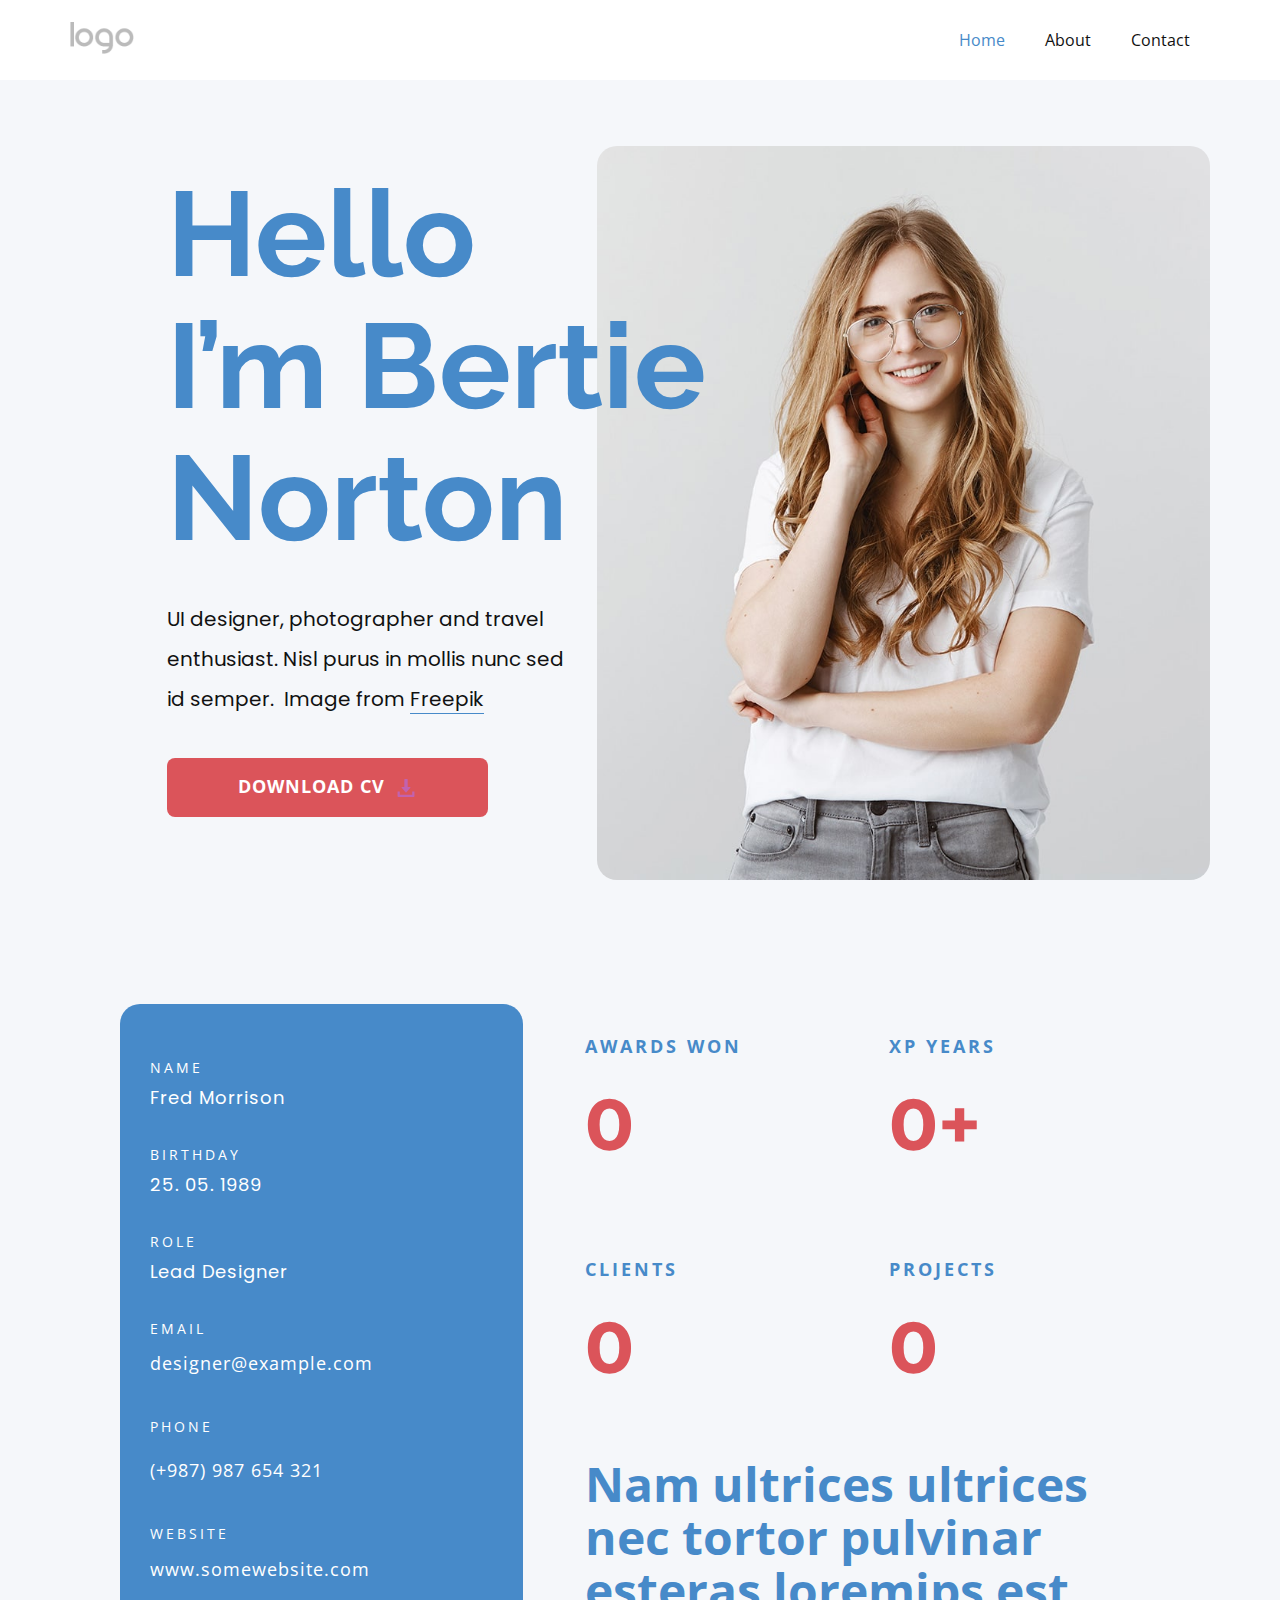
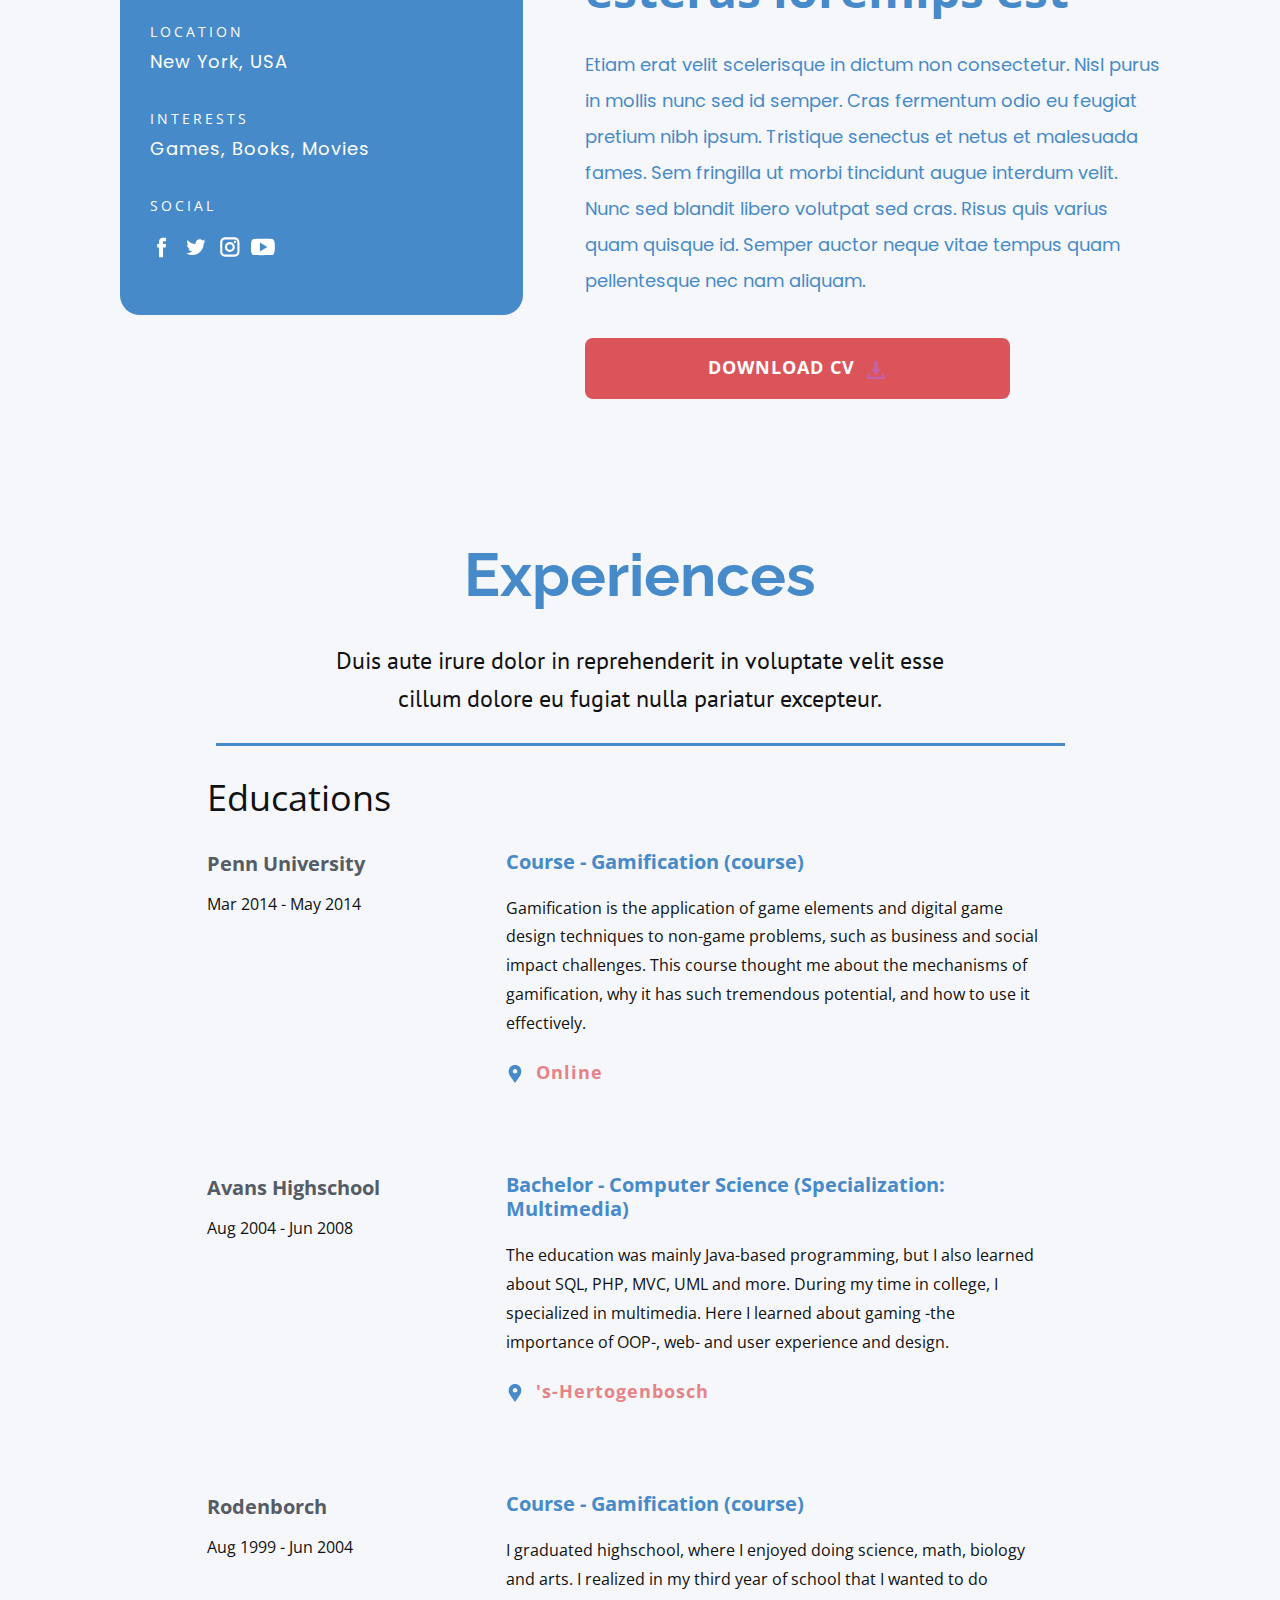
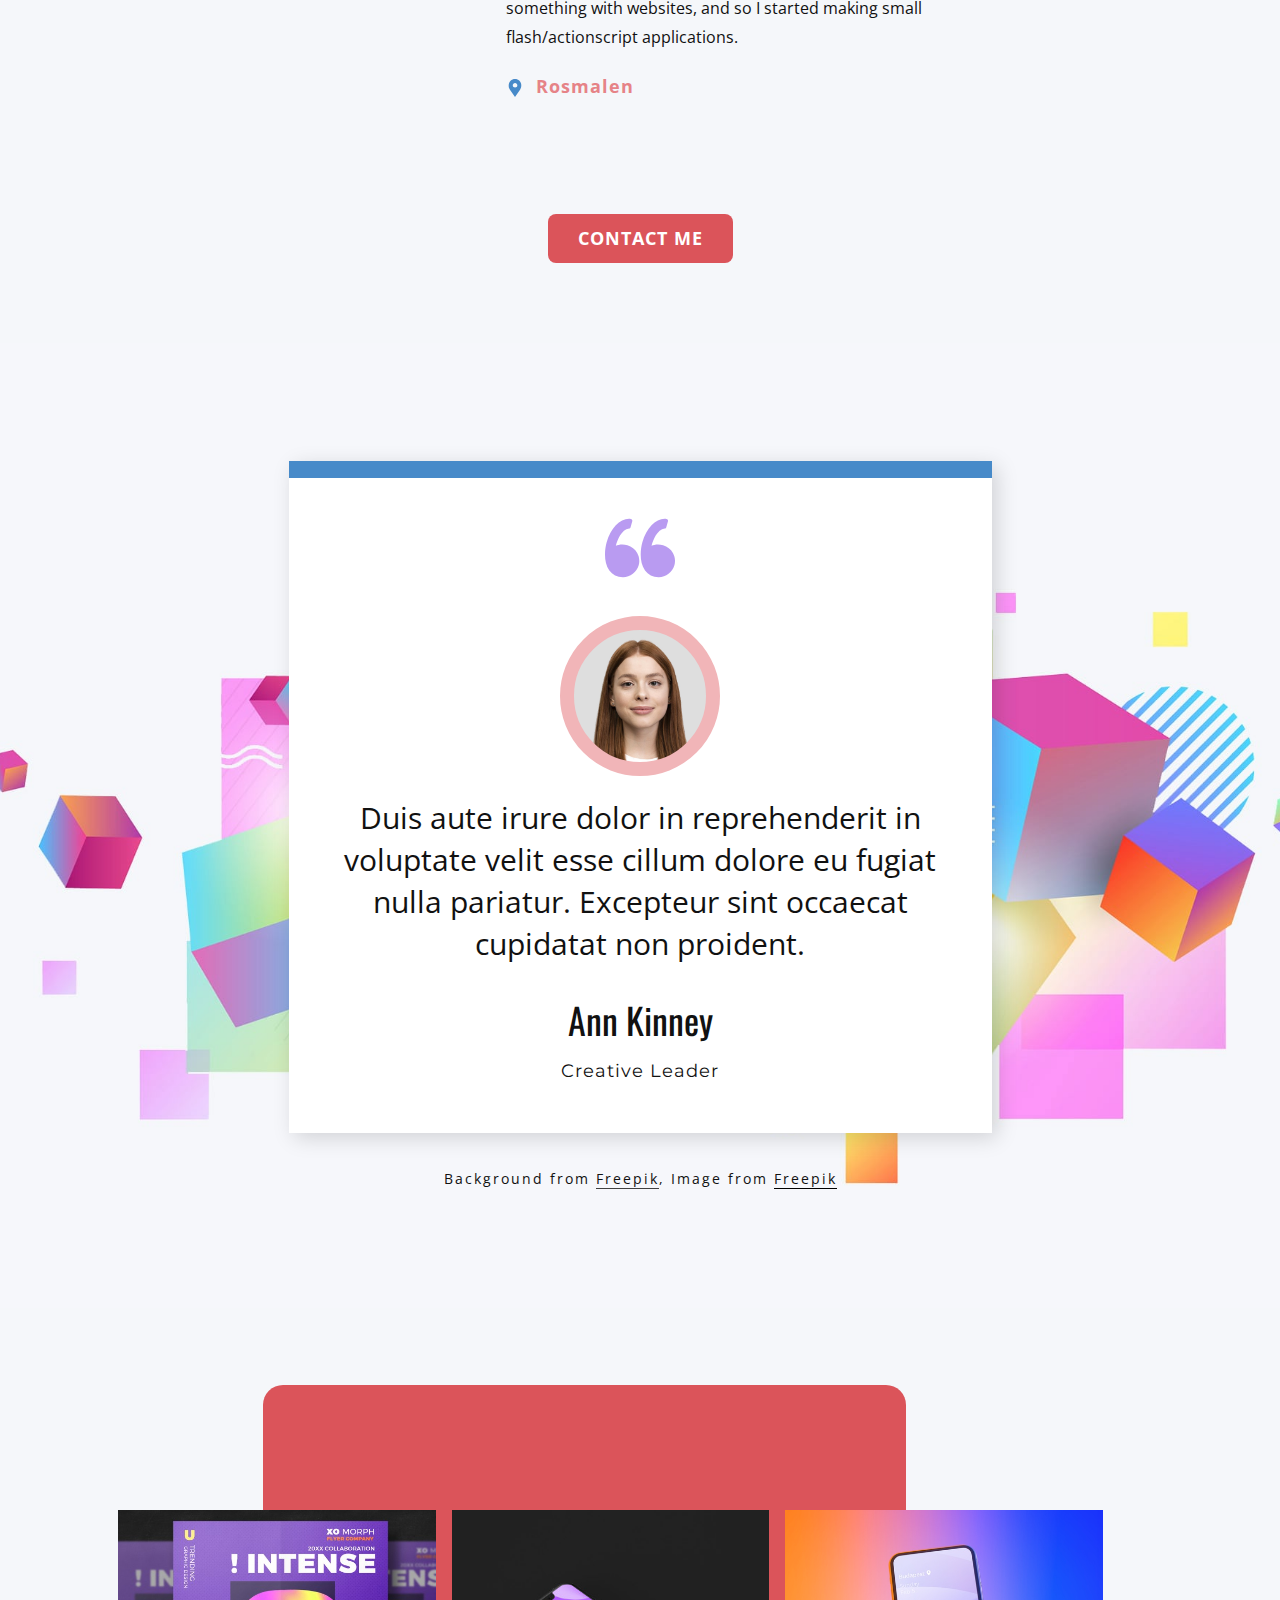
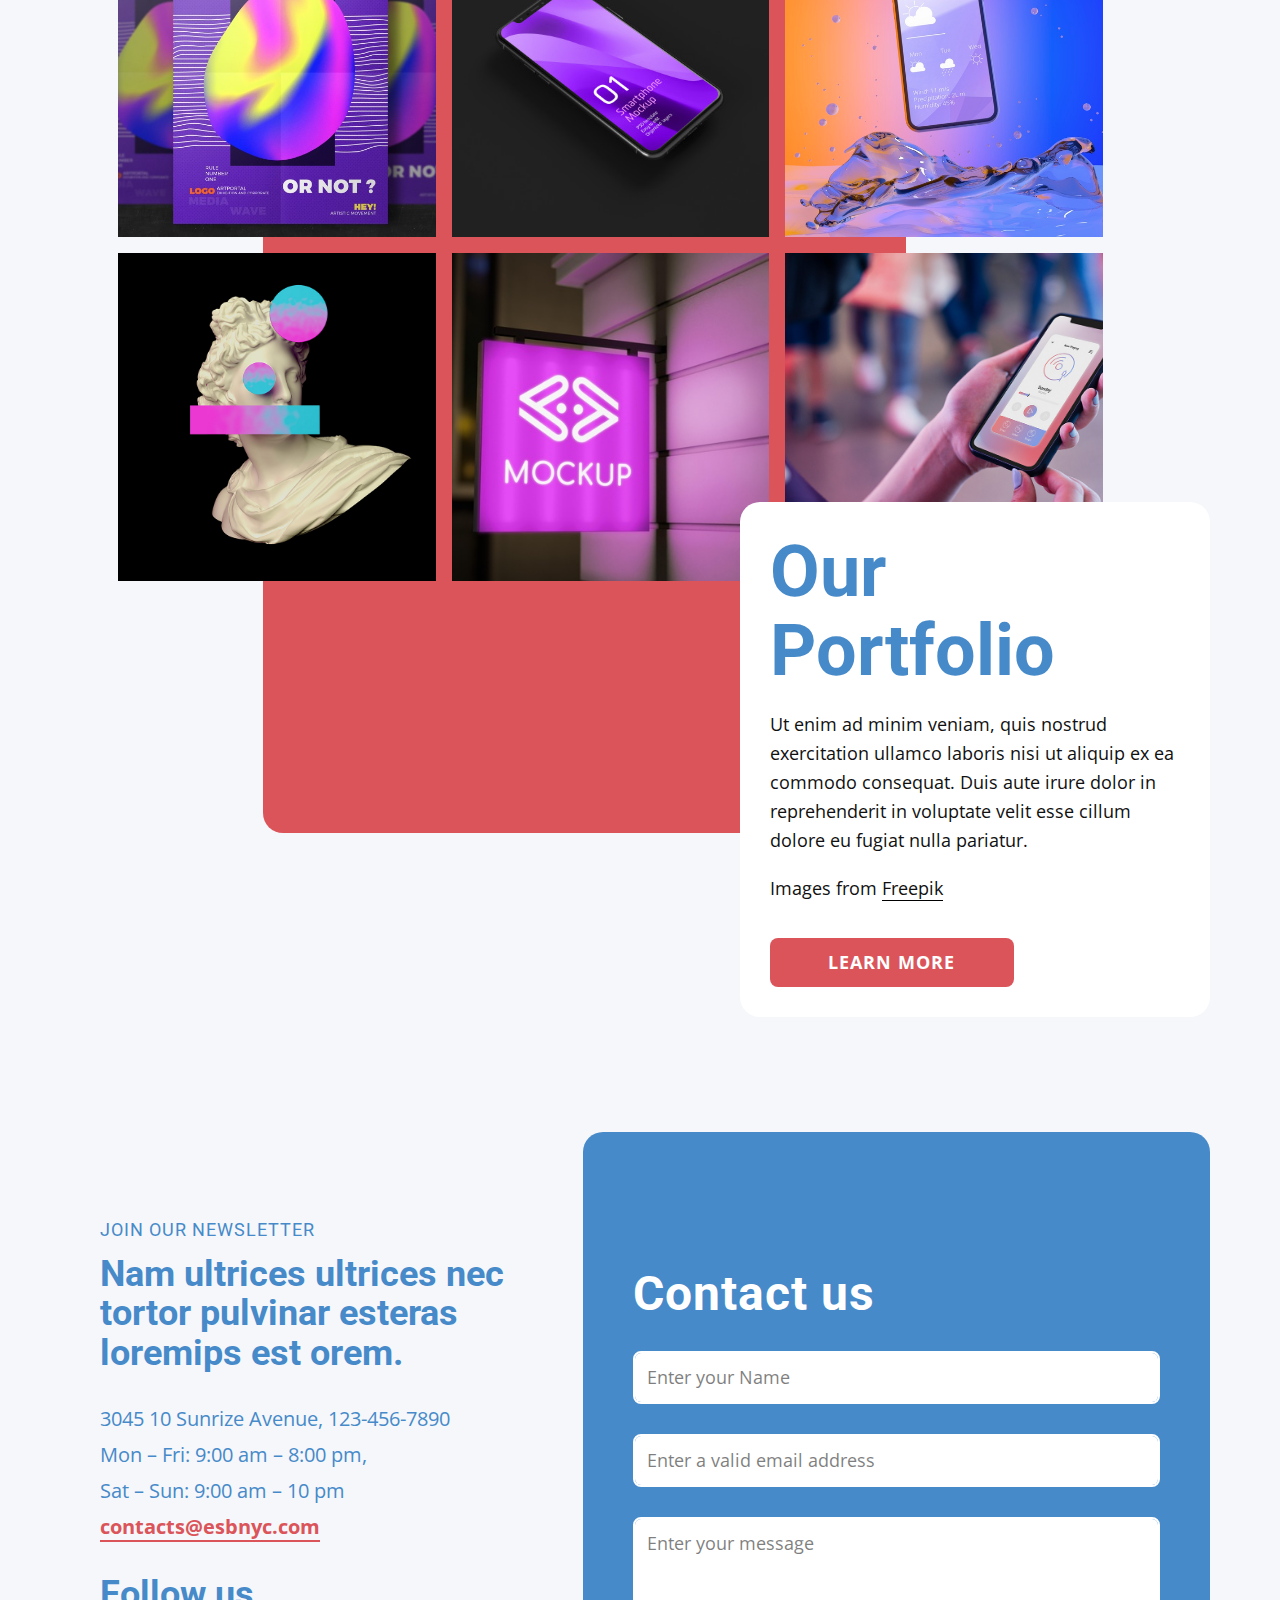
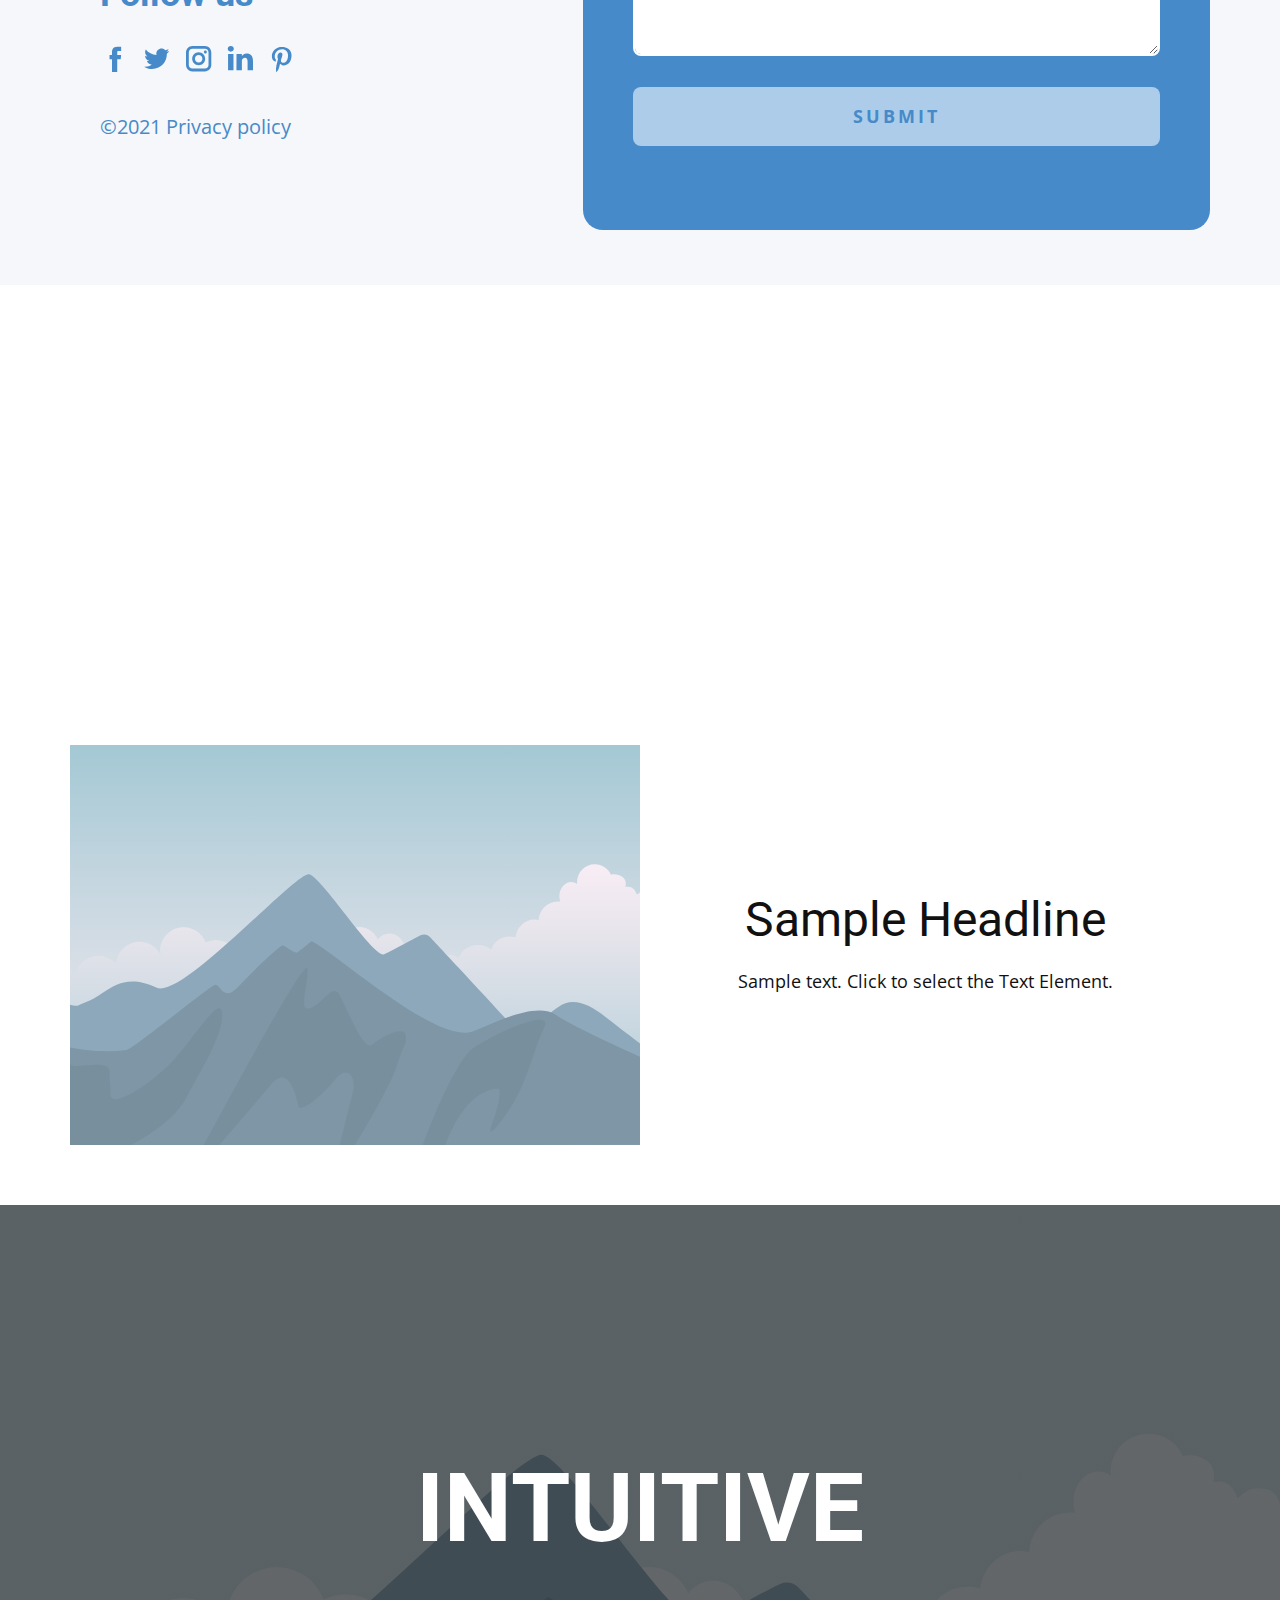
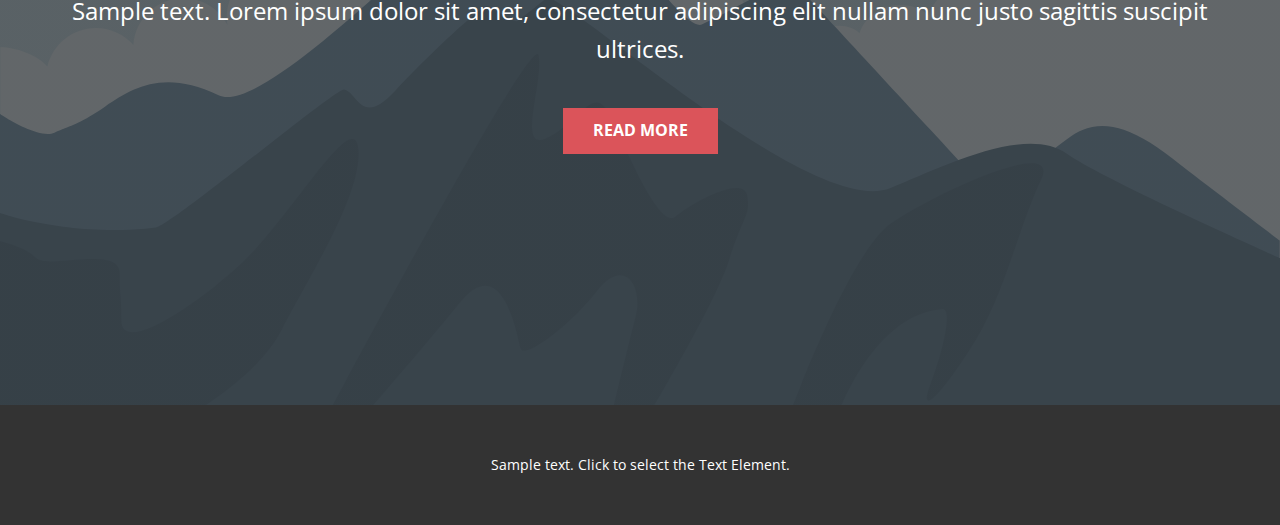
<file: index.html>
<!DOCTYPE html>
<html style="font-size: 16px;" lang="en"><head>
    <meta name="viewport" content="width=device-width, initial-scale=1.0">
    <meta charset="utf-8">
    <meta name="keywords" content="Hello
I’m Bertie Norton, Nam ultrices ultrices nec tortor pulvinar esteras loremips est, Experiences, Our Portfolio, Nam ultrices ultrices nec tortor pulvinar esteras loremips est orem., Follow us, Contact us, INTUITIVE">
    <meta name="description" content="">
    <title>Home</title>
    <link rel="stylesheet" href="nicepage.css" media="screen">
<link rel="stylesheet" href="Home.css" media="screen">
    <script class="u-script" type="text/javascript" src="jquery.js" defer=""></script>
    <script class="u-script" type="text/javascript" src="nicepage.js" defer=""></script>
    <meta name="generator" content="Nicepage 5.17.1, nicepage.com">
    <meta name="referrer" content="origin">
    <link id="u-theme-google-font" rel="stylesheet" href="https://fonts.googleapis.com/css?family=Roboto:100,100i,300,300i,400,400i,500,500i,700,700i,900,900i|Open+Sans:300,300i,400,400i,500,500i,600,600i,700,700i,800,800i">
    <link id="u-page-google-font" rel="stylesheet" href="https://fonts.googleapis.com/css?family=Raleway:100,100i,200,200i,300,300i,400,400i,500,500i,600,600i,700,700i,800,800i,900,900i|Open+Sans:300,300i,400,400i,500,500i,600,600i,700,700i,800,800i|Montserrat:100,100i,200,200i,300,300i,400,400i,500,500i,600,600i,700,700i,800,800i,900,900i|Raleway:100,100i,200,200i,300,300i,400,400i,500,500i,600,600i,700,700i,800,800i,900,900i|PT+Sans:400,400i,700,700i|Oswald:200,300,400,500,600,700|Poppins:100,100i,200,200i,300,300i,400,400i,500,500i,600,600i,700,700i,800,800i,900,900i">
    
    
    
    
    
    
    
    
    
    
    
    <script type="application/ld+json">{
		"@context": "http://schema.org",
		"@type": "Organization",
		"name": "",
		"logo": "images/default-logo.png"
}</script>
    <meta name="theme-color" content="#478ac9">
    <meta property="og:title" content="Home">
    <meta property="og:type" content="website">
  <meta data-intl-tel-input-cdn-path="intlTelInput/"></head>
  <body data-home-page="Home.html" data-home-page-title="Home" class="u-body u-xl-mode" data-lang="en"><header class="u-clearfix u-header u-header" id="sec-1793"><div class="u-clearfix u-sheet u-valign-middle u-sheet-1">
        <a href="https://nicepage.com" class="u-image u-logo u-image-1">
          <img src="images/default-logo.png" class="u-logo-image u-logo-image-1">
        </a>
        <nav class="u-menu u-menu-dropdown u-offcanvas u-menu-1">
          <div class="menu-collapse" style="font-size: 1rem; letter-spacing: 0px;">
            <a class="u-button-style u-custom-left-right-menu-spacing u-custom-padding-bottom u-custom-top-bottom-menu-spacing u-nav-link u-text-active-palette-1-base u-text-hover-palette-2-base" href="#">
              <svg class="u-svg-link" viewBox="0 0 24 24"><use xmlns:xlink="http://www.w3.org/1999/xlink" xlink:href="#menu-hamburger"></use></svg>
              <svg class="u-svg-content" version="1.1" id="menu-hamburger" viewBox="0 0 16 16" x="0px" y="0px" xmlns:xlink="http://www.w3.org/1999/xlink" xmlns="http://www.w3.org/2000/svg"><g><rect y="1" width="16" height="2"></rect><rect y="7" width="16" height="2"></rect><rect y="13" width="16" height="2"></rect>
</g></svg>
            </a>
          </div>
          <div class="u-nav-container">
            <ul class="u-nav u-unstyled u-nav-1"><li class="u-nav-item"><a class="u-button-style u-nav-link u-text-active-palette-1-base u-text-hover-palette-2-base" href="Home.html" style="padding: 10px 20px;">Home</a>
</li><li class="u-nav-item"><a class="u-button-style u-nav-link u-text-active-palette-1-base u-text-hover-palette-2-base" href="About.html" style="padding: 10px 20px;">About</a>
</li><li class="u-nav-item"><a class="u-button-style u-nav-link u-text-active-palette-1-base u-text-hover-palette-2-base" href="Contact.html" style="padding: 10px 20px;">Contact</a>
</li></ul>
          </div>
          <div class="u-nav-container-collapse">
            <div class="u-black u-container-style u-inner-container-layout u-opacity u-opacity-95 u-sidenav">
              <div class="u-inner-container-layout u-sidenav-overflow">
                <div class="u-menu-close"></div>
                <ul class="u-align-center u-nav u-popupmenu-items u-unstyled u-nav-2"><li class="u-nav-item"><a class="u-button-style u-nav-link" href="Home.html">Home</a>
</li><li class="u-nav-item"><a class="u-button-style u-nav-link" href="About.html">About</a>
</li><li class="u-nav-item"><a class="u-button-style u-nav-link" href="Contact.html">Contact</a>
</li></ul>
              </div>
            </div>
            <div class="u-black u-menu-overlay u-opacity u-opacity-70"></div>
          </div>
        </nav>
      </div></header>
    <section class="u-clearfix u-palette-5-light-3 u-section-1" id="carousel_fb3b">
      <div class="u-clearfix u-sheet u-valign-middle u-sheet-1">
        <img class="u-expanded-width-sm u-expanded-width-xs u-image u-image-round u-radius-20 u-image-1" src="images/cvcv-min.jpg" alt="" data-image-width="800" data-image-height="976">
        <div class="u-container-style u-expanded-width-sm u-expanded-width-xs u-group u-group-1">
          <div class="u-container-layout u-valign-middle-lg u-valign-top-xs u-container-layout-1">
            <h2 class="u-align-left u-custom-font u-font-raleway u-text u-text-palette-1-base u-text-1">Hello <br>I’m Bertie Norton
            </h2>
            <p class="u-align-left u-custom-font u-text u-text-2">UI designer, photographer and travel enthusiast. Nisl purus in mollis nunc sed id semper.&nbsp; Image from <a href="https://www.freepik.com/photos/people" class="u-active-none u-border-1 u-border-no-left u-border-no-right u-border-no-top u-border-palette-1-base u-btn u-button-link u-button-style u-hover-none u-none u-text-body-color u-btn-1" target="_blank">Freepik</a>
            </p>
            <a href="mailto:hi@freedesigner.com" class="u-active-palette-1-base u-btn u-btn-round u-button-style u-hover-palette-1-base u-palette-2-base u-radius-8 u-text-active-white u-text-body-alt-color u-text-hover-white u-btn-2">Download cv&nbsp;&nbsp;<span class="u-icon u-icon-1"><svg class="u-svg-content" viewBox="0 0 512 512" x="0px" y="0px" style="width: 1em; height: 1em;"><g><g><path d="M382.56,233.376C379.968,227.648,374.272,224,368,224h-64V16c0-8.832-7.168-16-16-16h-64c-8.832,0-16,7.168-16,16v208h-64    c-6.272,0-11.968,3.68-14.56,9.376c-2.624,5.728-1.6,12.416,2.528,17.152l112,128c3.04,3.488,7.424,5.472,12.032,5.472    c4.608,0,8.992-2.016,12.032-5.472l112-128C384.192,245.824,385.152,239.104,382.56,233.376z"></path>
</g>
</g><g><g><path d="M432,352v96H80v-96H16v128c0,17.696,14.336,32,32,32h416c17.696,0,32-14.304,32-32V352H432z"></path>
</g>
</g></svg></span>
            </a>
          </div>
        </div>
      </div>
    </section>
    <section class="u-align-center u-clearfix u-palette-5-light-3 u-section-2" id="carousel_8390">
      <div class="u-clearfix u-sheet u-valign-middle-sm u-valign-middle-xs u-sheet-1">
        <div class="u-container-style u-expanded-width-sm u-expanded-width-xs u-group u-palette-1-base u-radius-20 u-shape-round u-group-1">
          <div class="u-container-layout u-valign-middle u-container-layout-1">
            <h6 class="u-custom-font u-font-open-sans u-text u-text-1">name</h6>
            <p class="u-custom-font u-text u-text-2">Fred Morrison</p>
            <h6 class="u-custom-font u-font-open-sans u-text u-text-3">Birthday</h6>
            <p class="u-custom-font u-text u-text-4">25. 05. 1989</p>
            <h6 class="u-custom-font u-font-open-sans u-text u-text-5">Role</h6>
            <p class="u-custom-font u-text u-text-6">Lead Designer</p>
            <h6 class="u-custom-font u-font-open-sans u-text u-text-7">Email</h6>
            <a href="https://nicepage.com/k/consulting-website-templates" class="u-border-1 u-border-active-palette-2-base u-border-hover-palette-2-base u-btn u-button-style u-none u-text-active-palette-2-base u-text-body-alt-color u-text-hover-palette-2-base u-btn-1">designer@example.com</a>
            <h6 class="u-custom-font u-font-open-sans u-text u-text-8">Phone</h6>
            <a href="tel:+987987654321" class="u-border-1 u-border-active-palette-2-base u-border-hover-palette-2-base u-btn u-button-style u-none u-text-active-palette-2-base u-text-body-alt-color u-text-hover-palette-2-base u-btn-2">(+987) 987 654 321</a>
            <h6 class="u-custom-font u-font-open-sans u-text u-text-9">Website</h6>
            <a href="https://nicepage.best" class="u-border-1 u-border-active-palette-2-base u-border-hover-palette-2-base u-btn u-button-style u-none u-text-active-palette-2-base u-text-body-alt-color u-text-hover-palette-2-base u-btn-3">www.somewebsite.com</a>
            <h6 class="u-custom-font u-font-open-sans u-text u-text-10">location</h6>
            <p class="u-custom-font u-text u-text-11">New York, USA</p>
            <h6 class="u-custom-font u-font-open-sans u-text u-text-12">Interests</h6>
            <p class="u-custom-font u-text u-text-13">Games, Books, Movies</p>
            <h6 class="u-custom-font u-font-open-sans u-text u-text-14">Social</h6>
            <div class="u-social-icons u-spacing-10 u-social-icons-1">
              <a class="u-social-url" title="facebook" target="_blank" href="https://facebook.com/name"><span class="u-icon u-icon-circle u-social-facebook u-social-icon u-text-white"><svg class="u-svg-link" preserveAspectRatio="xMidYMin slice" viewBox="0 0 112 112" style=""><use xmlns:xlink="http://www.w3.org/1999/xlink" xlink:href="#svg-4113"></use></svg><svg class="u-svg-content" viewBox="0 0 112 112" x="0" y="0" id="svg-4113"><path fill="currentColor" d="M75.5,28.8H65.4c-1.5,0-4,0.9-4,4.3v9.4h13.9l-1.5,15.8H61.4v45.1H42.8V58.3h-8.8V42.4h8.8V32.2
c0-7.4,3.4-18.8,18.8-18.8h13.8v15.4H75.5z"></path></svg></span>
              </a>
              <a class="u-social-url" title="twitter" target="_blank" href="https://twitter.com/name"><span class="u-icon u-icon-circle u-social-icon u-social-twitter u-text-white"><svg class="u-svg-link" preserveAspectRatio="xMidYMin slice" viewBox="0 0 112 112" style=""><use xmlns:xlink="http://www.w3.org/1999/xlink" xlink:href="#svg-3c2e"></use></svg><svg class="u-svg-content" viewBox="0 0 112 112" x="0" y="0" id="svg-3c2e"><path fill="currentColor" d="M92.2,38.2c0,0.8,0,1.6,0,2.3c0,24.3-18.6,52.4-52.6,52.4c-10.6,0.1-20.2-2.9-28.5-8.2
	c1.4,0.2,2.9,0.2,4.4,0.2c8.7,0,16.7-2.9,23-7.9c-8.1-0.2-14.9-5.5-17.3-12.8c1.1,0.2,2.4,0.2,3.4,0.2c1.6,0,3.3-0.2,4.8-0.7
	c-8.4-1.6-14.9-9.2-14.9-18c0-0.2,0-0.2,0-0.2c2.5,1.4,5.4,2.2,8.4,2.3c-5-3.3-8.3-8.9-8.3-15.4c0-3.4,1-6.5,2.5-9.2
	c9.1,11.1,22.7,18.5,38,19.2c-0.2-1.4-0.4-2.8-0.4-4.3c0.1-10,8.3-18.2,18.5-18.2c5.4,0,10.1,2.2,13.5,5.7c4.3-0.8,8.1-2.3,11.7-4.5
	c-1.4,4.3-4.3,7.9-8.1,10.1c3.7-0.4,7.3-1.4,10.6-2.9C98.9,32.3,95.7,35.5,92.2,38.2z"></path></svg></span>
              </a>
              <a class="u-social-url" title="instagram" target="_blank" href="https://instagram.com/name"><span class="u-icon u-icon-circle u-social-icon u-social-instagram u-text-white"><svg class="u-svg-link" preserveAspectRatio="xMidYMin slice" viewBox="0 0 112 112" style=""><use xmlns:xlink="http://www.w3.org/1999/xlink" xlink:href="#svg-a922"></use></svg><svg class="u-svg-content" viewBox="0 0 112 112" x="0" y="0" id="svg-a922"><path fill="currentColor" d="M55.9,32.9c-12.8,0-23.2,10.4-23.2,23.2s10.4,23.2,23.2,23.2s23.2-10.4,23.2-23.2S68.7,32.9,55.9,32.9z
	 M55.9,69.4c-7.4,0-13.3-6-13.3-13.3c-0.1-7.4,6-13.3,13.3-13.3s13.3,6,13.3,13.3C69.3,63.5,63.3,69.4,55.9,69.4z"></path><path fill="#FFFFFF" d="M79.7,26.8c-3,0-5.4,2.5-5.4,5.4s2.5,5.4,5.4,5.4c3,0,5.4-2.5,5.4-5.4S82.7,26.8,79.7,26.8z"></path><path fill="currentColor" d="M78.2,11H33.5C21,11,10.8,21.3,10.8,33.7v44.7c0,12.6,10.2,22.8,22.7,22.8h44.7c12.6,0,22.7-10.2,22.7-22.7
	V33.7C100.8,21.1,90.6,11,78.2,11z M91,78.4c0,7.1-5.8,12.8-12.8,12.8H33.5c-7.1,0-12.8-5.8-12.8-12.8V33.7
	c0-7.1,5.8-12.8,12.8-12.8h44.7c7.1,0,12.8,5.8,12.8,12.8V78.4z"></path></svg></span>
              </a>
              <a class="u-social-url" target="_blank" data-type="Custom" title="Custom" href=""><span class="u-icon u-icon-circle u-social-custom u-social-icon u-text-white u-icon-4"><svg class="u-svg-link" preserveAspectRatio="xMidYMin slice" viewBox="0 0 512 512" style=""><use xmlns:xlink="http://www.w3.org/1999/xlink" xlink:href="#svg-a7cd"></use></svg><svg class="u-svg-content" viewBox="0 0 512 512" x="0px" y="0px" id="svg-a7cd" style="enable-background:new 0 0 512 512;"><g><g><path d="M490.24,113.92c-13.888-24.704-28.96-29.248-59.648-30.976C399.936,80.864,322.848,80,256.064,80    c-66.912,0-144.032,0.864-174.656,2.912c-30.624,1.76-45.728,6.272-59.744,31.008C7.36,138.592,0,181.088,0,255.904    C0,255.968,0,256,0,256c0,0.064,0,0.096,0,0.096v0.064c0,74.496,7.36,117.312,21.664,141.728    c14.016,24.704,29.088,29.184,59.712,31.264C112.032,430.944,189.152,432,256.064,432c66.784,0,143.872-1.056,174.56-2.816    c30.688-2.08,45.76-6.56,59.648-31.264C504.704,373.504,512,330.688,512,256.192c0,0,0-0.096,0-0.16c0,0,0-0.064,0-0.096    C512,181.088,504.704,138.592,490.24,113.92z M192,352V160l160,96L192,352z"></path>
</g>
</g></svg></span>
              </a>
            </div>
          </div>
        </div>
        <div class="u-expanded-width-sm u-expanded-width-xs u-list u-list-1">
          <div class="u-repeater u-repeater-1">
            <div class="u-align-left u-container-style u-list-item u-repeater-item u-shape-rectangle">
              <div class="u-container-layout u-similar-container u-valign-middle-lg u-valign-middle-md u-valign-middle-sm u-valign-middle-xl u-container-layout-2">
                <p class="u-text u-text-palette-1-base u-text-15">awards won</p>
                <h3 class="u-custom-font u-font-montserrat u-text u-text-palette-2-base u-text-16" data-animation-name="counter" data-animation-event="scroll" data-animation-duration="3000">17</h3>
              </div>
            </div>
            <div class="u-align-left u-container-style u-list-item u-repeater-item u-shape-rectangle">
              <div class="u-container-layout u-similar-container u-valign-middle-lg u-valign-middle-md u-valign-middle-sm u-valign-middle-xl u-container-layout-3">
                <p class="u-text u-text-palette-1-base u-text-17">XP YEARS</p>
                <h3 class="u-custom-font u-font-montserrat u-text u-text-palette-2-base u-text-18" data-animation-name="counter" data-animation-event="scroll" data-animation-duration="3000">12+</h3>
              </div>
            </div>
            <div class="u-align-left u-container-style u-list-item u-repeater-item u-shape-rectangle">
              <div class="u-container-layout u-similar-container u-valign-middle-lg u-valign-middle-md u-valign-middle-sm u-valign-middle-xl u-container-layout-4">
                <p class="u-text u-text-palette-1-base u-text-19">clients</p>
                <h3 class="u-custom-font u-font-montserrat u-text u-text-palette-2-base u-text-20" data-animation-name="counter" data-animation-event="scroll" data-animation-duration="3000">108</h3>
              </div>
            </div>
            <div class="u-align-left u-container-style u-list-item u-repeater-item u-shape-rectangle">
              <div class="u-container-layout u-similar-container u-valign-middle-lg u-valign-middle-md u-valign-middle-sm u-valign-middle-xl u-container-layout-5">
                <p class="u-text u-text-palette-1-base u-text-21">projects</p>
                <h3 class="u-custom-font u-font-montserrat u-text u-text-palette-2-base u-text-22" data-animation-name="counter" data-animation-event="scroll" data-animation-duration="3000">150</h3>
              </div>
            </div>
          </div>
        </div>
        <div class="u-container-style u-expanded-width-sm u-expanded-width-xs u-group u-group-2">
          <div class="u-container-layout u-container-layout-6">
            <h2 class="u-align-left u-custom-font u-font-open-sans u-text u-text-palette-1-base u-text-23">Nam ultrices ultrices nec tortor pulvinar esteras loremips est</h2>
            <p class="u-align-left u-custom-font u-text u-text-palette-1-base u-text-24">Etiam erat velit scelerisque in dictum non consectetur. Nisl purus in mollis nunc sed id semper. Cras fermentum odio eu feugiat pretium nibh ipsum. Tristique senectus et netus et malesuada fames. Sem fringilla ut morbi tincidunt augue interdum velit. Nunc sed blandit libero volutpat sed cras. Risus quis varius quam quisque id. Semper auctor neque vitae tempus quam pellentesque nec nam aliquam. </p>
            <a href="mailto:hi@freedesigner.com" class="u-active-palette-1-base u-btn u-btn-round u-button-style u-hover-palette-1-base u-palette-2-base u-radius-8 u-text-active-white u-text-body-alt-color u-text-hover-white u-btn-4">Download cv&nbsp;&nbsp;<span class="u-icon u-icon-5"><svg class="u-svg-content" viewBox="0 0 512 512" x="0px" y="0px" style="width: 1em; height: 1em;"><g><g><path d="M382.56,233.376C379.968,227.648,374.272,224,368,224h-64V16c0-8.832-7.168-16-16-16h-64c-8.832,0-16,7.168-16,16v208h-64    c-6.272,0-11.968,3.68-14.56,9.376c-2.624,5.728-1.6,12.416,2.528,17.152l112,128c3.04,3.488,7.424,5.472,12.032,5.472    c4.608,0,8.992-2.016,12.032-5.472l112-128C384.192,245.824,385.152,239.104,382.56,233.376z"></path>
</g>
</g><g><g><path d="M432,352v96H80v-96H16v128c0,17.696,14.336,32,32,32h416c17.696,0,32-14.304,32-32V352H432z"></path>
</g>
</g></svg></span>
            </a>
          </div>
        </div>
      </div>
    </section>
    <section class="u-align-center-lg u-align-center-md u-align-center-xl u-align-left-sm u-align-left-xs u-clearfix u-palette-5-light-3 u-section-3" id="carousel_9d96">
      <div class="u-clearfix u-sheet u-valign-middle u-sheet-1">
        <h1 class="u-text u-text-palette-1-base u-text-1">Experiences</h1>
        <p class="u-custom-font u-font-pt-sans u-text u-text-2">Duis aute irure dolor in reprehenderit in voluptate velit esse cillum dolore eu fugiat nulla pariatur excepteur.</p>
        <div class="u-border-3 u-border-palette-1-base u-line u-line-horizontal u-line-1"></div>
        <h3 class="u-align-left-lg u-align-left-md u-align-left-xl u-custom-font u-text u-text-font u-text-3">Educations</h3>
        <div class="u-list u-list-1">
          <div class="u-repeater u-repeater-1">
            <div class="u-align-left u-container-style u-list-item u-repeater-item">
              <div class="u-container-layout u-similar-container u-container-layout-1">
                <h5 class="u-custom-font u-text u-text-default u-text-font u-text-palette-5-dark-2 u-text-4">Penn University</h5>
                <p class="u-text u-text-5">Mar 2014 - May 2014</p>
                <div class="u-container-style u-group u-shape-rectangle u-group-1">
                  <div class="u-container-layout u-valign-top u-container-layout-2">
                    <h5 class="u-custom-font u-text u-text-font u-text-palette-1-base u-text-6">Course - Gamification (course)</h5>
                    <p class="u-text u-text-7">Gamification is the application of game elements and digital game design techniques to non-game problems, such as business and social impact challenges. This course thought me about the mechanisms of gamification, why it has such tremendous potential, and how to use it effectively.</p>
                    <a href="https://nicepage.com/c/table-website-templates" class="u-active-none u-btn u-button-style u-hover-none u-none u-text-palette-2-light-1 u-btn-1"><span class="u-icon u-icon-1"><svg class="u-svg-content" viewBox="0 0 54.757 54.757" x="0px" y="0px" style="width: 1em; height: 1em;"><path d="M40.94,5.617C37.318,1.995,32.502,0,27.38,0c-5.123,0-9.938,1.995-13.56,5.617c-6.703,6.702-7.536,19.312-1.804,26.952
	L27.38,54.757L42.721,32.6C48.476,24.929,47.643,12.319,40.94,5.617z M27.557,26c-3.859,0-7-3.141-7-7s3.141-7,7-7s7,3.141,7,7
	S31.416,26,27.557,26z"></path></svg></span> &nbsp;Online
                    </a>
                  </div>
                </div>
              </div>
            </div>
            <div class="u-align-left u-container-style u-list-item u-repeater-item">
              <div class="u-container-layout u-similar-container u-container-layout-3">
                <h5 class="u-custom-font u-text u-text-default u-text-font u-text-palette-5-dark-2 u-text-8">Avans Highschool</h5>
                <p class="u-text u-text-9">Aug 2004 - Jun 2008</p>
                <div class="u-container-style u-group u-shape-rectangle u-group-2">
                  <div class="u-container-layout u-valign-top u-container-layout-4">
                    <h5 class="u-custom-font u-text u-text-font u-text-palette-1-base u-text-10">Bachelor - Computer Science (Specialization: Multimedia)</h5>
                    <p class="u-text u-text-11">The education was mainly Java-based programming, but I also learned about SQL, PHP, MVC, UML and more. During my time in college, I specialized in multimedia. Here I learned about gaming -the importance of OOP-, web- and user experience and design.</p>
                    <a href="https://nicepage.com/c/blog-posts-website-mockup" class="u-active-none u-btn u-button-style u-hover-none u-none u-text-palette-2-light-1 u-btn-2"><span class="u-icon u-icon-2"><svg class="u-svg-content" viewBox="0 0 54.757 54.757" x="0px" y="0px" style="width: 1em; height: 1em;"><path d="M40.94,5.617C37.318,1.995,32.502,0,27.38,0c-5.123,0-9.938,1.995-13.56,5.617c-6.703,6.702-7.536,19.312-1.804,26.952
	L27.38,54.757L42.721,32.6C48.476,24.929,47.643,12.319,40.94,5.617z M27.557,26c-3.859,0-7-3.141-7-7s3.141-7,7-7s7,3.141,7,7
	S31.416,26,27.557,26z"></path></svg></span> &nbsp;'s-Hertogenbosch
                    </a>
                  </div>
                </div>
              </div>
            </div>
            <div class="u-align-left u-container-style u-list-item u-repeater-item">
              <div class="u-container-layout u-similar-container u-container-layout-5">
                <h5 class="u-custom-font u-text u-text-default u-text-font u-text-palette-5-dark-2 u-text-12">Rodenborch</h5>
                <p class="u-text u-text-13">Aug 1999 - Jun 2004</p>
                <div class="u-container-style u-group u-shape-rectangle u-group-3">
                  <div class="u-container-layout u-valign-top u-container-layout-6">
                    <h5 class="u-custom-font u-text u-text-font u-text-palette-1-base u-text-14">Course - Gamification (course)</h5>
                    <p class="u-text u-text-15">I graduated highschool, where I enjoyed doing science, math, biology and arts. I realized in my third year of school that I wanted to do something with websites, and so I started making small flash/actionscript applications.</p>
                    <a href="https://nicepage.com/k/shopping-cart-html-templates" class="u-active-none u-btn u-button-style u-hover-none u-none u-text-palette-2-light-1 u-btn-3"><span class="u-icon u-icon-3"><svg class="u-svg-content" viewBox="0 0 54.757 54.757" x="0px" y="0px" style="width: 1em; height: 1em;"><path d="M40.94,5.617C37.318,1.995,32.502,0,27.38,0c-5.123,0-9.938,1.995-13.56,5.617c-6.703,6.702-7.536,19.312-1.804,26.952
	L27.38,54.757L42.721,32.6C48.476,24.929,47.643,12.319,40.94,5.617z M27.557,26c-3.859,0-7-3.141-7-7s3.141-7,7-7s7,3.141,7,7
	S31.416,26,27.557,26z"></path></svg></span> &nbsp;Rosmalen
                    </a>
                  </div>
                </div>
              </div>
            </div>
          </div>
        </div>
        <a href="https://nicepage.com/c/pricing-website-templates" class="u-active-palette-1-base u-btn u-btn-round u-button-style u-hover-palette-1-base u-palette-2-base u-radius-8 u-text-active-white u-text-body-alt-color u-text-hover-white u-btn-4" data-animation-name="" data-animation-duration="0" data-animation-delay="0" data-animation-direction="">Contact Me</a>
      </div>
    </section>
    <section class="u-align-center u-clearfix u-image u-section-4" id="carousel_b073" data-image-width="1980" data-image-height="1320">
      <div class="u-clearfix u-sheet u-valign-middle-lg u-valign-middle-sm u-valign-middle-xl u-valign-middle-xs u-sheet-1">
        <div class="u-align-center u-container-style u-expanded-width-sm u-expanded-width-xs u-group u-white u-group-1">
          <div class="u-container-layout u-valign-top u-container-layout-1">
            <div class="u-border-17 u-border-palette-1-base u-expanded-width u-line u-line-horizontal u-line-1"></div><span class="u-icon u-icon-circle u-opacity u-opacity-65 u-icon-1"><svg class="u-svg-link" preserveAspectRatio="xMidYMin slice" viewBox="0 0 95.333 95.332" style=""><use xmlns:xlink="http://www.w3.org/1999/xlink" xlink:href="#svg-e21a"></use></svg><svg class="u-svg-content" viewBox="0 0 95.333 95.332" x="0px" y="0px" id="svg-e21a" style="enable-background:new 0 0 95.333 95.332;"><g><g><path d="M30.512,43.939c-2.348-0.676-4.696-1.019-6.98-1.019c-3.527,0-6.47,0.806-8.752,1.793    c2.2-8.054,7.485-21.951,18.013-23.516c0.975-0.145,1.774-0.85,2.04-1.799l2.301-8.23c0.194-0.696,0.079-1.441-0.318-2.045    s-1.035-1.007-1.75-1.105c-0.777-0.106-1.569-0.16-2.354-0.16c-12.637,0-25.152,13.19-30.433,32.076    c-3.1,11.08-4.009,27.738,3.627,38.223c4.273,5.867,10.507,9,18.529,9.313c0.033,0.001,0.065,0.002,0.098,0.002    c9.898,0,18.675-6.666,21.345-16.209c1.595-5.705,0.874-11.688-2.032-16.851C40.971,49.307,36.236,45.586,30.512,43.939z"></path><path d="M92.471,54.413c-2.875-5.106-7.61-8.827-13.334-10.474c-2.348-0.676-4.696-1.019-6.979-1.019    c-3.527,0-6.471,0.806-8.753,1.793c2.2-8.054,7.485-21.951,18.014-23.516c0.975-0.145,1.773-0.85,2.04-1.799l2.301-8.23    c0.194-0.696,0.079-1.441-0.318-2.045c-0.396-0.604-1.034-1.007-1.75-1.105c-0.776-0.106-1.568-0.16-2.354-0.16    c-12.637,0-25.152,13.19-30.434,32.076c-3.099,11.08-4.008,27.738,3.629,38.225c4.272,5.866,10.507,9,18.528,9.312    c0.033,0.001,0.065,0.002,0.099,0.002c9.897,0,18.675-6.666,21.345-16.209C96.098,65.559,95.376,59.575,92.471,54.413z"></path>
</g>
</g></svg></span>
            <div class="u-border-14 u-border-palette-2-light-2 u-image u-image-circle u-image-1" data-image-width="626" data-image-height="417"></div>
            <p class="u-text u-text-body-color u-text-1">Duis aute irure dolor in reprehenderit in voluptate velit esse cillum dolore eu fugiat nulla pariatur. Excepteur sint occaecat cupidatat non proident.</p>
            <h3 class="u-custom-font u-font-oswald u-text u-text-default u-text-2">Ann Kinney</h3>
            <h6 class="u-custom-font u-font-montserrat u-text u-text-default u-text-3">Creative Leader</h6>
          </div>
        </div>
        <p class="u-text u-text-4">Background from&nbsp;<a href="https://www.freepik.com/free-photos-vectors/business" target="_blank" class="u-active-none u-border-1 u-border-grey-75 u-border-no-left u-border-no-right u-border-no-top u-btn u-button-link u-button-style u-hover-none u-none u-text-body-color u-btn-1">Freepik</a>, Image from <a href="https://www.freepik.com/photos/woman" class="u-active-none u-border-1 u-border-black u-border-no-left u-border-no-right u-border-no-top u-btn u-button-link u-button-style u-hover-none u-none u-text-body-color u-btn-2" target="_blank">Freepik</a>
        </p>
      </div>
    </section>
    <section class="u-clearfix u-palette-5-light-3 u-section-5" id="carousel_8262">
      <div class="u-clearfix u-sheet u-valign-middle-md u-valign-middle-sm u-valign-middle-xs u-sheet-1">
        <div class="u-palette-2-base u-radius-20 u-shape u-shape-round u-shape-1"></div>
        <div class="u-gallery u-layout-grid u-lightbox u-no-transition u-show-text-on-hover u-gallery-1">
          <div class="u-gallery-inner u-gallery-inner-1">
            <div class="u-effect-fade u-gallery-item">
              <div class="u-back-slide" data-image-width="626" data-image-height="626">
                <img class="u-back-image u-expanded" src="images/purple-creative-flyer-template_1051-1729.jpg">
              </div>
              <div class="u-over-slide u-shading u-over-slide-1"></div>
            </div>
            <div class="u-effect-fade u-gallery-item">
              <div class="u-back-slide" data-image-width="626" data-image-height="469">
                <img class="u-back-image u-expanded" src="images/dark-mobile-device-mockup_149660-787.jpg">
              </div>
              <div class="u-over-slide u-shading u-over-slide-2"></div>
            </div>
            <div class="u-effect-fade u-gallery-item">
              <div class="u-back-slide" data-image-width="626" data-image-height="626">
                <img class="u-back-image u-expanded" src="images/smartphone-with-weather-app-colorful-liquid-background_23-2148215468.jpg">
              </div>
              <div class="u-over-slide u-shading u-over-slide-3"></div>
            </div>
            <div class="u-effect-fade u-gallery-item">
              <div class="u-back-slide" data-image-width="900" data-image-height="900">
                <img class="u-back-image u-expanded" src="images/dff.jpg">
              </div>
              <div class="u-over-slide u-shading u-over-slide-4"></div>
            </div>
            <div class="u-effect-fade u-gallery-item">
              <div class="u-back-slide" data-image-width="626" data-image-height="404">
                <img class="u-back-image u-expanded" src="images/pink-neon-night-business-sign_23-2148874638.jpg">
              </div>
              <div class="u-over-slide u-shading u-over-slide-5"></div>
            </div>
            <div class="u-effect-fade u-gallery-item">
              <div class="u-back-slide" data-image-width="1200" data-image-height="801">
                <img class="u-back-image u-expanded" src="images/yyyy.jpg">
              </div>
              <div class="u-over-slide u-shading u-over-slide-6"></div>
            </div>
          </div>
        </div>
        <div class="u-align-left u-container-style u-group u-radius-20 u-shape-round u-white u-group-1">
          <div class="u-container-layout u-valign-middle u-container-layout-1">
            <h1 class="u-text u-text-palette-1-base u-text-1">Our Portfolio</h1>
            <p class="u-text u-text-2">Ut enim ad minim veniam, quis nostrud exercitation ullamco laboris nisi ut aliquip ex ea commodo consequat. Duis aute irure dolor in reprehenderit in voluptate velit esse cillum dolore eu fugiat nulla pariatur.&nbsp;</p>
            <p class="u-text u-text-3">Images from <a href="https://www.freepik.com/psd/background" class="u-active-none u-border-1 u-border-black u-border-no-left u-border-no-right u-border-no-top u-btn u-button-link u-button-style u-hover-none u-none u-text-body-color u-btn-1">Freepik</a>
            </p>
            <a href="https://nicepage.com/k/chart-html-templates" class="u-active-palette-1-base u-btn u-btn-round u-button-style u-hover-palette-1-base u-palette-2-base u-radius-8 u-text-active-white u-text-body-alt-color u-text-hover-white u-btn-2">learn more</a>
          </div>
        </div>
      </div>
    </section>
    <section class="u-clearfix u-expanded-width-xl u-palette-5-light-3 u-section-6" id="carousel_b17c">
      <div class="u-clearfix u-sheet u-valign-middle u-sheet-1">
        <div class="data-layout-selected u-clearfix u-expanded-width u-gutter-0 u-layout-wrap u-layout-wrap-1">
          <div class="u-gutter-0 u-layout">
            <div class="u-layout-row">
              <div class="u-align-left u-container-style u-layout-cell u-shape-rectangle u-size-27-lg u-size-27-xl u-size-30-md u-size-30-sm u-size-30-xs u-layout-cell-1">
                <div class="u-container-layout u-valign-middle-lg u-valign-middle-xl u-container-layout-1">
                  <h6 class="u-text u-text-palette-1-base u-text-1">Join our newsletter</h6>
                  <h2 class="u-text u-text-palette-1-base u-text-2">Nam ultrices ultrices nec tortor pulvinar esteras loremips est orem.</h2>
                  <p class="u-text u-text-palette-1-base u-text-3">3045 10 Sunrize Avenue, 123-456-7890<br>Mon – Fri: 9:00 am – 8:00 pm,<br>Sat – Sun: 9:00 am – 10 pm<br>
                    <a href="https://nicepage.dev" class="u-active-none u-border-2 u-border-active-palette-1-light-1 u-border-hover-palette-1-light-1 u-border-no-left u-border-no-right u-border-no-top u-border-palette-2-base u-btn u-button-link u-button-style u-hover-none u-none u-text-palette-2-base u-btn-1"> contacts@esbnyc.com </a>
                  </p>
                  <h2 class="u-text u-text-palette-1-base u-text-4">Follow us</h2>
                  <div class="u-align-left u-social-icons u-spacing-10 u-social-icons-1">
                    <a class="u-social-url" target="_blank" href="https://facebook.com/facebook.com"><span class="u-icon u-icon-circle u-social-facebook u-social-icon u-text-palette-1-base u-icon-1">
                    <svg class="u-svg-link" preserveAspectRatio="xMidYMin slice" viewBox="0 0 112 112" style=""><use xmlns:xlink="http://www.w3.org/1999/xlink" xlink:href="#svg-87ce"></use></svg>
                    <svg x="0px" y="0px" viewBox="0 0 112 112" id="svg-87ce" class="u-svg-content"><path d="M75.5,28.8H65.4c-1.5,0-4,0.9-4,4.3v9.4h13.9l-1.5,15.8H61.4v45.1H42.8V58.3h-8.8V42.4h8.8V32.2 c0-7.4,3.4-18.8,18.8-18.8h13.8v15.4H75.5z"></path></svg>
                  </span>
                    </a>
                    <a class="u-social-url" target="_blank" href="https://twitter.com/twitter.com"><span class="u-icon u-icon-circle u-social-icon u-social-twitter u-text-palette-1-base u-icon-2">
                    <svg class="u-svg-link" preserveAspectRatio="xMidYMin slice" viewBox="0 0 112 112" style=""><use xmlns:xlink="http://www.w3.org/1999/xlink" xlink:href="#svg-88a8"></use></svg>
                    <svg x="0px" y="0px" viewBox="0 0 112 112" id="svg-88a8" class="u-svg-content"><path d="M92.2,38.2c0,0.8,0,1.6,0,2.3c0,24.3-18.6,52.4-52.6,52.4c-10.6,0.1-20.2-2.9-28.5-8.2 c1.4,0.2,2.9,0.2,4.4,0.2c8.7,0,16.7-2.9,23-7.9c-8.1-0.2-14.9-5.5-17.3-12.8c1.1,0.2,2.4,0.2,3.4,0.2c1.6,0,3.3-0.2,4.8-0.7 c-8.4-1.6-14.9-9.2-14.9-18c0-0.2,0-0.2,0-0.2c2.5,1.4,5.4,2.2,8.4,2.3c-5-3.3-8.3-8.9-8.3-15.4c0-3.4,1-6.5,2.5-9.2 c9.1,11.1,22.7,18.5,38,19.2c-0.2-1.4-0.4-2.8-0.4-4.3c0.1-10,8.3-18.2,18.5-18.2c5.4,0,10.1,2.2,13.5,5.7c4.3-0.8,8.1-2.3,11.7-4.5 c-1.4,4.3-4.3,7.9-8.1,10.1c3.7-0.4,7.3-1.4,10.6-2.9C98.9,32.3,95.7,35.5,92.2,38.2z"></path></svg>
                  </span>
                    </a>
                    <a class="u-social-url" target="_blank" href="https://www.instagram.com/instagram.com"><span class="u-icon u-icon-circle u-social-icon u-social-instagram u-text-palette-1-base u-icon-3">
                    <svg class="u-svg-link" preserveAspectRatio="xMidYMin slice" viewBox="0 0 112 112" style=""><use xmlns:xlink="http://www.w3.org/1999/xlink" xlink:href="#svg-694e"></use></svg>
                    <svg x="0px" y="0px" viewBox="0 0 112 112" id="svg-694e" class="u-svg-content"><path d="M55.9,32.9c-12.8,0-23.2,10.4-23.2,23.2s10.4,23.2,23.2,23.2s23.2-10.4,23.2-23.2S68.7,32.9,55.9,32.9z M55.9,69.4c-7.4,0-13.3-6-13.3-13.3c-0.1-7.4,6-13.3,13.3-13.3s13.3,6,13.3,13.3C69.3,63.5,63.3,69.4,55.9,69.4z"></path><path d="M79.7,26.8c-3,0-5.4,2.5-5.4,5.4s2.5,5.4,5.4,5.4c3,0,5.4-2.5,5.4-5.4S82.7,26.8,79.7,26.8z"></path><path d="M78.2,11H33.5C21,11,10.8,21.3,10.8,33.7v44.7c0,12.6,10.2,22.8,22.7,22.8h44.7c12.6,0,22.7-10.2,22.7-22.7 V33.7C100.8,21.1,90.6,11,78.2,11z M91,78.4c0,7.1-5.8,12.8-12.8,12.8H33.5c-7.1,0-12.8-5.8-12.8-12.8V33.7 c0-7.1,5.8-12.8,12.8-12.8h44.7c7.1,0,12.8,5.8,12.8,12.8V78.4z"></path></svg>
                  </span>
                    </a>
                    <a class="u-social-url" target="_blank" href="https://linkedin.com/in/linkedin.com"><span class="u-icon u-icon-circle u-social-icon u-social-linkedin u-text-palette-1-base u-icon-4">
                    <svg class="u-svg-link" preserveAspectRatio="xMidYMin slice" viewBox="0 0 112 112" style=""><use xmlns:xlink="http://www.w3.org/1999/xlink" xlink:href="#svg-1f32"></use></svg>
                    <svg x="0px" y="0px" viewBox="0 0 112 112" id="svg-1f32" class="u-svg-content"><path d="M33.8,96.8H14.5v-58h19.3V96.8z M24.1,30.9L24.1,30.9c-6.6,0-10.8-4.5-10.8-10.1c0-5.8,4.3-10.1,10.9-10.1 S34.9,15,35.1,20.8C35.1,26.4,30.8,30.9,24.1,30.9z M103.3,96.8H84.1v-31c0-7.8-2.7-13.1-9.8-13.1c-5.3,0-8.5,3.6-9.9,7.1 c-0.6,1.3-0.6,3-0.6,4.8V97H44.5c0,0,0.3-52.6,0-58h19.3v8.2c2.6-3.9,7.2-9.6,17.4-9.6c12.7,0,22.2,8.4,22.2,26.1V96.8z"></path></svg>
                  </span>
                    </a>
                    <a class="u-social-url" target="_blank" href="https://pinterest.com/pinterest.com"><span class="u-icon u-icon-circle u-social-icon u-social-pinterest u-text-palette-1-base u-icon-5">
                    <svg class="u-svg-link" preserveAspectRatio="xMidYMin slice" viewBox="0 0 112 112" style=""><use xmlns:xlink="http://www.w3.org/1999/xlink" xlink:href="#svg-9623"></use></svg>
                    <svg x="0px" y="0px" viewBox="0 0 112 112" id="svg-9623" class="u-svg-content"><path d="M61.9,79.8c-5.5-0.3-7.8-3.1-12-5.8c-2.3,12.4-5.4,24.3-13.8,30.5c-2.6-18.7,3.8-32.8,6.9-47.7 c-5.1-8.7,0.7-26.2,11.5-21.9c13.5,5.4-11.6,32.3,5.1,35.7c17.6,3.5,24.7-30.5,13.8-41.4c-15.7-16.1-45.7-0.5-42,22.3 c0.9,5.6,6.7,7.2,2.3,15c-10.1-2.2-13-10.2-12.7-20.7c0.6-17.3,15.5-29.3,30.5-31.1c19-2.2,36.8,6.9,39.2,24.7 C93.4,59.5,82.3,81.3,61.9,79.8z"></path></svg>
                  </span>
                    </a>
                  </div>
                  <p class="u-text u-text-palette-1-base u-text-5">©2021 Privacy policy</p>
                </div>
              </div>
              <div class="u-align-left u-container-style u-layout-cell u-palette-1-base u-radius-20 u-shape-round u-size-30-md u-size-30-sm u-size-30-xs u-size-33-lg u-size-33-xl u-layout-cell-2">
                <div class="u-container-layout u-valign-middle u-container-layout-2">
                  <h1 class="u-text u-text-6">Contact us</h1>
                  <div class="u-expanded-width u-form u-form-1">
                    <form action="https://forms.nicepagesrv.com/v2/form/process" class="u-clearfix u-form-spacing-30 u-form-vertical u-inner-form" style="padding: 0px;" source="email" name="form">
                      <div class="u-form-group u-form-name">
                        <label for="name-3b9a" class="u-form-control-hidden u-label" wfd-invisible="true">Name</label>
                        <input type="text" placeholder="Enter your Name" id="name-3b9a" name="name" class="u-border-2 u-border-white u-input u-input-rectangle u-radius-8 u-input-1" required="">
                      </div>
                      <div class="u-form-email u-form-group">
                        <label for="email-3b9a" class="u-form-control-hidden u-label" wfd-invisible="true">Email</label>
                        <input type="email" placeholder="Enter a valid email address" id="email-3b9a" name="email" class="u-border-2 u-border-white u-input u-input-rectangle u-radius-8 u-input-2" required="">
                      </div>
                      <div class="u-form-group u-form-message">
                        <label for="message-3b9a" class="u-form-control-hidden u-label" wfd-invisible="true">Message</label>
                        <textarea placeholder="Enter your message" rows="4" cols="50" id="message-3b9a" name="message" class="u-border-2 u-border-white u-input u-input-rectangle u-radius-8 u-input-3" required=""></textarea>
                      </div>
                      <div class="u-align-left u-form-group u-form-submit">
                        <a href="#" class="u-active-palette-1-light-3 u-btn u-btn-round u-btn-submit u-button-style u-hover-palette-1-light-3 u-palette-1-light-2 u-radius-8 u-text-palette-1-base u-btn-2">Submit</a>
                        <input type="submit" value="submit" class="u-form-control-hidden" wfd-invisible="true">
                      </div>
                      <div class="u-form-send-message u-form-send-success" wfd-invisible="true"> Thank you! Your message has been sent. </div>
                      <div class="u-form-send-error u-form-send-message" wfd-invisible="true"> Unable to send your message. Please fix errors then try again. </div>
                      <input type="hidden" value="" name="recaptchaResponse" wfd-invisible="true">
                      <input type="hidden" name="formServices" value="2a38b70e-5877-73c0-9a01-4196332b4291">
                    </form>
                  </div>
                </div>
              </div>
            </div>
          </div>
        </div>
      </div>
    </section>
    <section class="u-clearfix u-section-7" id="sec-208b">
      <div class="u-clearfix u-sheet u-sheet-1"></div>
    </section>
    <section class="u-clearfix u-section-8" id="sec-39f6">
      <div class="u-clearfix u-sheet u-sheet-1">
        <div class="data-layout-selected u-clearfix u-expanded-width u-layout-wrap u-layout-wrap-1">
          <div class="u-layout">
            <div class="u-layout-row">
              <div class="u-container-style u-image u-layout-cell u-size-30 u-image-1" data-image-width="400" data-image-height="265">
                <div class="u-container-layout u-container-layout-1"></div>
              </div>
              <div class="u-container-align-center u-container-style u-layout-cell u-size-30 u-layout-cell-2">
                <div class="u-container-layout u-valign-middle u-container-layout-2">
                  <h2 class="u-align-center u-text u-text-default u-text-1">Sample Headline</h2>
                  <p class="u-align-center u-text u-text-default u-text-2">Sample text. Click to select the Text Element.</p>
                </div>
              </div>
            </div>
          </div>
        </div>
      </div>
    </section>
    <section class="u-align-center u-clearfix u-image u-shading u-section-9" src="" data-image-width="256" data-image-height="256" id="sec-a5b8">
      <div class="u-clearfix u-sheet u-valign-middle u-sheet-1">
        <h1 class="u-text u-text-default u-title u-text-1">INTUITIVE</h1>
        <p class="u-large-text u-text u-text-default u-text-variant u-text-2">Sample text. Lorem ipsum dolor sit amet, consectetur adipiscing elit nullam nunc justo sagittis suscipit ultrices.</p>
        <a href="#" class="u-btn u-button-style u-palette-2-base u-btn-1">Read More</a>
      </div>
    </section>
    
    
    
    <footer class="u-align-center u-clearfix u-footer u-grey-80 u-footer" id="sec-edca"><div class="u-clearfix u-sheet u-sheet-1">
        <p class="u-small-text u-text u-text-variant u-text-1">Sample text. Click to select the Text Element.</p>
      </div></footer>

  
</body></html>
</file>
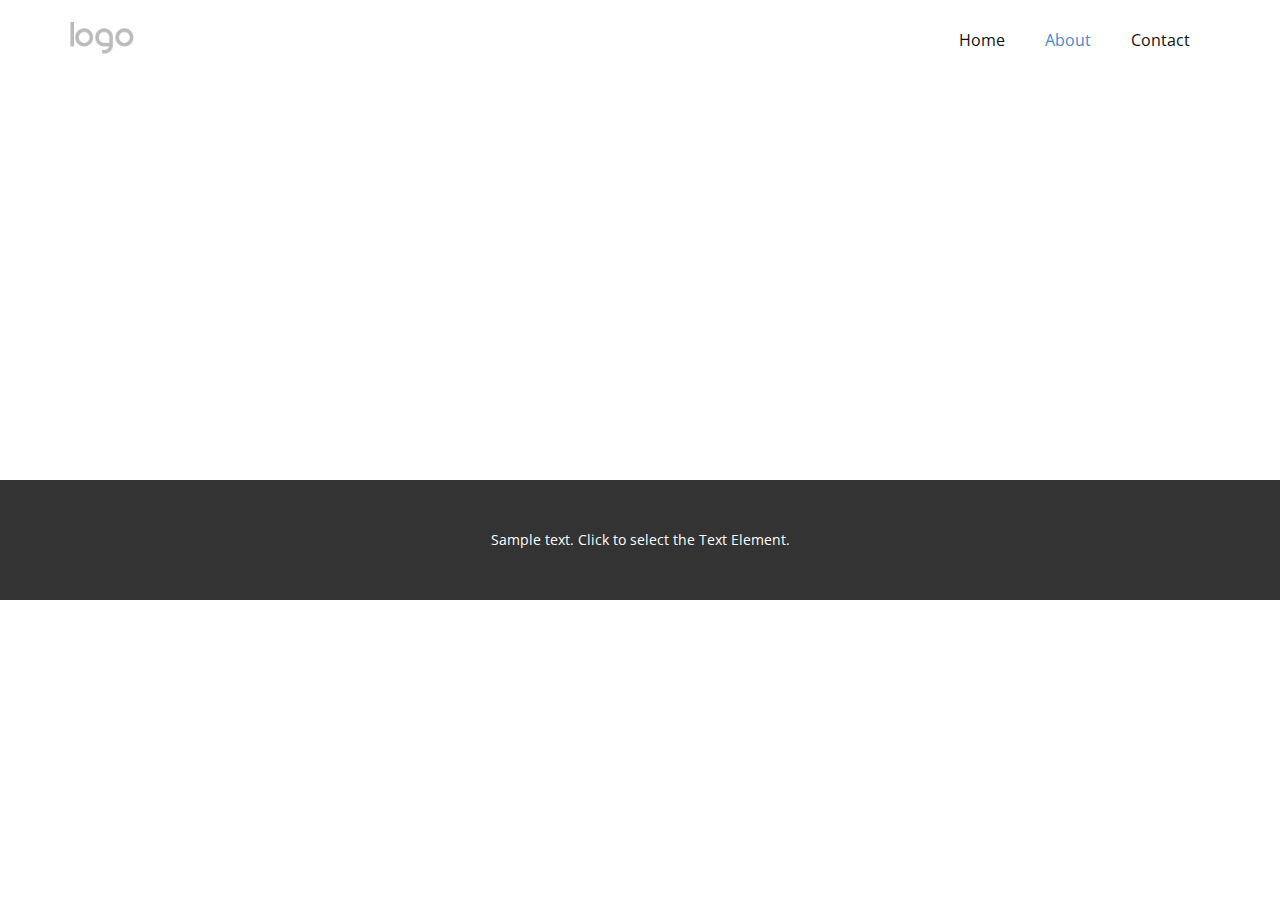
<file: About.html>
<!DOCTYPE html>
<html style="font-size: 16px;" lang="en"><head>
    <meta name="viewport" content="width=device-width, initial-scale=1.0">
    <meta charset="utf-8">
    <meta name="keywords" content="">
    <meta name="description" content="">
    <title>About</title>
    <link rel="stylesheet" href="nicepage.css" media="screen">
<link rel="stylesheet" href="About.css" media="screen">
    <script class="u-script" type="text/javascript" src="jquery.js" defer=""></script>
    <script class="u-script" type="text/javascript" src="nicepage.js" defer=""></script>
    <meta name="generator" content="Nicepage 5.17.1, nicepage.com">
    <link id="u-theme-google-font" rel="stylesheet" href="https://fonts.googleapis.com/css?family=Roboto:100,100i,300,300i,400,400i,500,500i,700,700i,900,900i|Open+Sans:300,300i,400,400i,500,500i,600,600i,700,700i,800,800i">
    
    
    
    <script type="application/ld+json">{
		"@context": "http://schema.org",
		"@type": "Organization",
		"name": "",
		"logo": "images/default-logo.png"
}</script>
    <meta name="theme-color" content="#478ac9">
    <meta property="og:title" content="About">
    <meta property="og:type" content="website">
  <meta data-intl-tel-input-cdn-path="intlTelInput/"></head>
  <body class="u-body u-xl-mode" data-lang="en"><header class="u-clearfix u-header u-header" id="sec-1793"><div class="u-clearfix u-sheet u-valign-middle u-sheet-1">
        <a href="https://nicepage.com" class="u-image u-logo u-image-1">
          <img src="images/default-logo.png" class="u-logo-image u-logo-image-1">
        </a>
        <nav class="u-menu u-menu-dropdown u-offcanvas u-menu-1">
          <div class="menu-collapse" style="font-size: 1rem; letter-spacing: 0px;">
            <a class="u-button-style u-custom-left-right-menu-spacing u-custom-padding-bottom u-custom-top-bottom-menu-spacing u-nav-link u-text-active-palette-1-base u-text-hover-palette-2-base" href="#">
              <svg class="u-svg-link" viewBox="0 0 24 24"><use xmlns:xlink="http://www.w3.org/1999/xlink" xlink:href="#menu-hamburger"></use></svg>
              <svg class="u-svg-content" version="1.1" id="menu-hamburger" viewBox="0 0 16 16" x="0px" y="0px" xmlns:xlink="http://www.w3.org/1999/xlink" xmlns="http://www.w3.org/2000/svg"><g><rect y="1" width="16" height="2"></rect><rect y="7" width="16" height="2"></rect><rect y="13" width="16" height="2"></rect>
</g></svg>
            </a>
          </div>
          <div class="u-nav-container">
            <ul class="u-nav u-unstyled u-nav-1"><li class="u-nav-item"><a class="u-button-style u-nav-link u-text-active-palette-1-base u-text-hover-palette-2-base" href="Home.html" style="padding: 10px 20px;">Home</a>
</li><li class="u-nav-item"><a class="u-button-style u-nav-link u-text-active-palette-1-base u-text-hover-palette-2-base" href="About.html" style="padding: 10px 20px;">About</a>
</li><li class="u-nav-item"><a class="u-button-style u-nav-link u-text-active-palette-1-base u-text-hover-palette-2-base" href="Contact.html" style="padding: 10px 20px;">Contact</a>
</li></ul>
          </div>
          <div class="u-nav-container-collapse">
            <div class="u-black u-container-style u-inner-container-layout u-opacity u-opacity-95 u-sidenav">
              <div class="u-inner-container-layout u-sidenav-overflow">
                <div class="u-menu-close"></div>
                <ul class="u-align-center u-nav u-popupmenu-items u-unstyled u-nav-2"><li class="u-nav-item"><a class="u-button-style u-nav-link" href="Home.html">Home</a>
</li><li class="u-nav-item"><a class="u-button-style u-nav-link" href="About.html">About</a>
</li><li class="u-nav-item"><a class="u-button-style u-nav-link" href="Contact.html">Contact</a>
</li></ul>
              </div>
            </div>
            <div class="u-black u-menu-overlay u-opacity u-opacity-70"></div>
          </div>
        </nav>
      </div></header>
    <section class="u-clearfix u-section-1" id="sec-0e66">
      <div class="u-clearfix u-sheet u-sheet-1"></div>
    </section>
    
    
    
    <footer class="u-align-center u-clearfix u-footer u-grey-80 u-footer" id="sec-edca"><div class="u-clearfix u-sheet u-sheet-1">
        <p class="u-small-text u-text u-text-variant u-text-1">Sample text. Click to select the Text Element.</p>
      </div></footer>

  
</body></html>
</file>
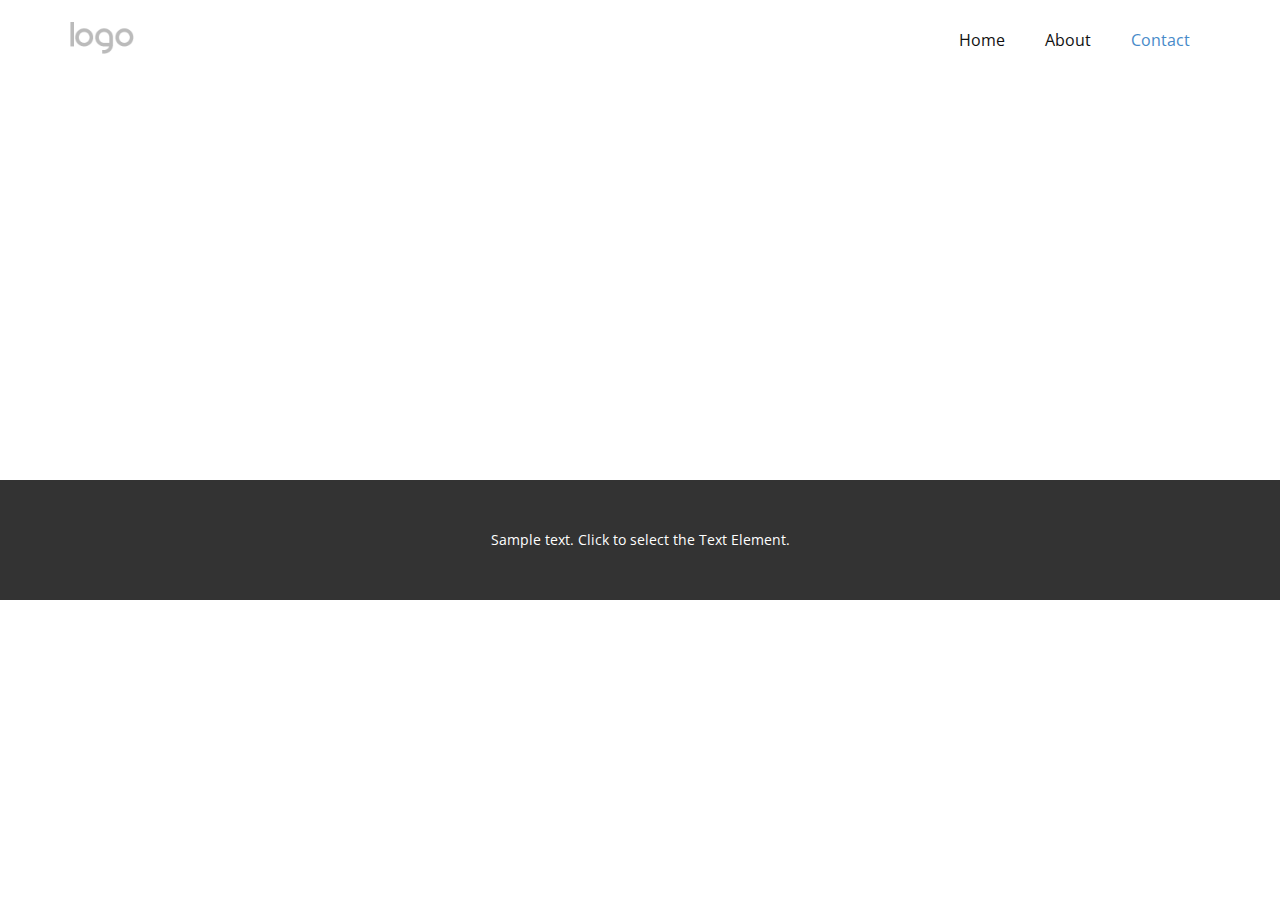
<file: Contact.html>
<!DOCTYPE html>
<html style="font-size: 16px;" lang="en"><head>
    <meta name="viewport" content="width=device-width, initial-scale=1.0">
    <meta charset="utf-8">
    <meta name="keywords" content="">
    <meta name="description" content="">
    <title>Contact</title>
    <link rel="stylesheet" href="nicepage.css" media="screen">
<link rel="stylesheet" href="Contact.css" media="screen">
    <script class="u-script" type="text/javascript" src="jquery.js" defer=""></script>
    <script class="u-script" type="text/javascript" src="nicepage.js" defer=""></script>
    <meta name="generator" content="Nicepage 5.17.1, nicepage.com">
    <link id="u-theme-google-font" rel="stylesheet" href="https://fonts.googleapis.com/css?family=Roboto:100,100i,300,300i,400,400i,500,500i,700,700i,900,900i|Open+Sans:300,300i,400,400i,500,500i,600,600i,700,700i,800,800i">
    
    
    
    <script type="application/ld+json">{
		"@context": "http://schema.org",
		"@type": "Organization",
		"name": "",
		"logo": "images/default-logo.png"
}</script>
    <meta name="theme-color" content="#478ac9">
    <meta property="og:title" content="Contact">
    <meta property="og:type" content="website">
  <meta data-intl-tel-input-cdn-path="intlTelInput/"></head>
  <body class="u-body u-xl-mode" data-lang="en"><header class="u-clearfix u-header u-header" id="sec-1793"><div class="u-clearfix u-sheet u-valign-middle u-sheet-1">
        <a href="https://nicepage.com" class="u-image u-logo u-image-1">
          <img src="images/default-logo.png" class="u-logo-image u-logo-image-1">
        </a>
        <nav class="u-menu u-menu-dropdown u-offcanvas u-menu-1">
          <div class="menu-collapse" style="font-size: 1rem; letter-spacing: 0px;">
            <a class="u-button-style u-custom-left-right-menu-spacing u-custom-padding-bottom u-custom-top-bottom-menu-spacing u-nav-link u-text-active-palette-1-base u-text-hover-palette-2-base" href="#">
              <svg class="u-svg-link" viewBox="0 0 24 24"><use xmlns:xlink="http://www.w3.org/1999/xlink" xlink:href="#menu-hamburger"></use></svg>
              <svg class="u-svg-content" version="1.1" id="menu-hamburger" viewBox="0 0 16 16" x="0px" y="0px" xmlns:xlink="http://www.w3.org/1999/xlink" xmlns="http://www.w3.org/2000/svg"><g><rect y="1" width="16" height="2"></rect><rect y="7" width="16" height="2"></rect><rect y="13" width="16" height="2"></rect>
</g></svg>
            </a>
          </div>
          <div class="u-nav-container">
            <ul class="u-nav u-unstyled u-nav-1"><li class="u-nav-item"><a class="u-button-style u-nav-link u-text-active-palette-1-base u-text-hover-palette-2-base" href="Home.html" style="padding: 10px 20px;">Home</a>
</li><li class="u-nav-item"><a class="u-button-style u-nav-link u-text-active-palette-1-base u-text-hover-palette-2-base" href="About.html" style="padding: 10px 20px;">About</a>
</li><li class="u-nav-item"><a class="u-button-style u-nav-link u-text-active-palette-1-base u-text-hover-palette-2-base" href="Contact.html" style="padding: 10px 20px;">Contact</a>
</li></ul>
          </div>
          <div class="u-nav-container-collapse">
            <div class="u-black u-container-style u-inner-container-layout u-opacity u-opacity-95 u-sidenav">
              <div class="u-inner-container-layout u-sidenav-overflow">
                <div class="u-menu-close"></div>
                <ul class="u-align-center u-nav u-popupmenu-items u-unstyled u-nav-2"><li class="u-nav-item"><a class="u-button-style u-nav-link" href="Home.html">Home</a>
</li><li class="u-nav-item"><a class="u-button-style u-nav-link" href="About.html">About</a>
</li><li class="u-nav-item"><a class="u-button-style u-nav-link" href="Contact.html">Contact</a>
</li></ul>
              </div>
            </div>
            <div class="u-black u-menu-overlay u-opacity u-opacity-70"></div>
          </div>
        </nav>
      </div></header>
    <section class="u-clearfix u-section-1" id="sec-d36f">
      <div class="u-clearfix u-sheet u-sheet-1"></div>
    </section>
    
    
    
    <footer class="u-align-center u-clearfix u-footer u-grey-80 u-footer" id="sec-edca"><div class="u-clearfix u-sheet u-sheet-1">
        <p class="u-small-text u-text u-text-variant u-text-1">Sample text. Click to select the Text Element.</p>
      </div></footer>

  
</body></html>
</file>
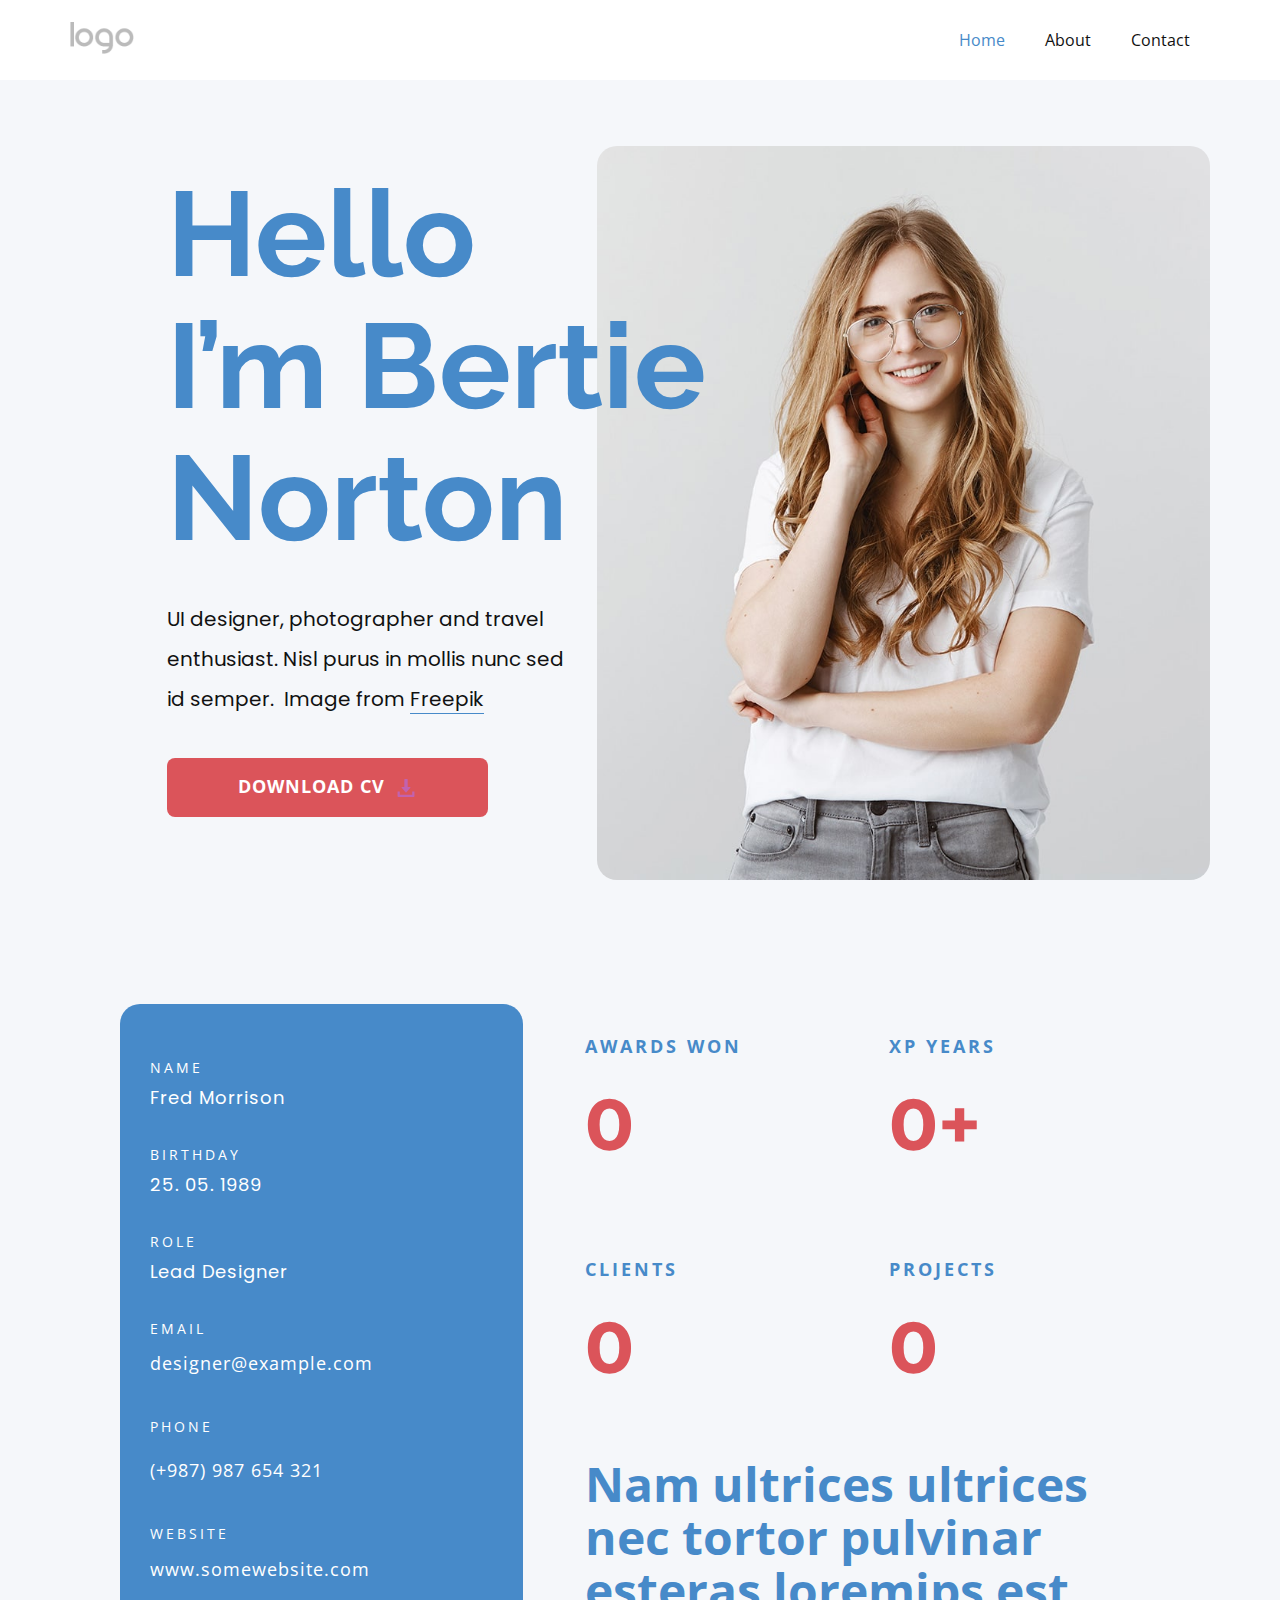
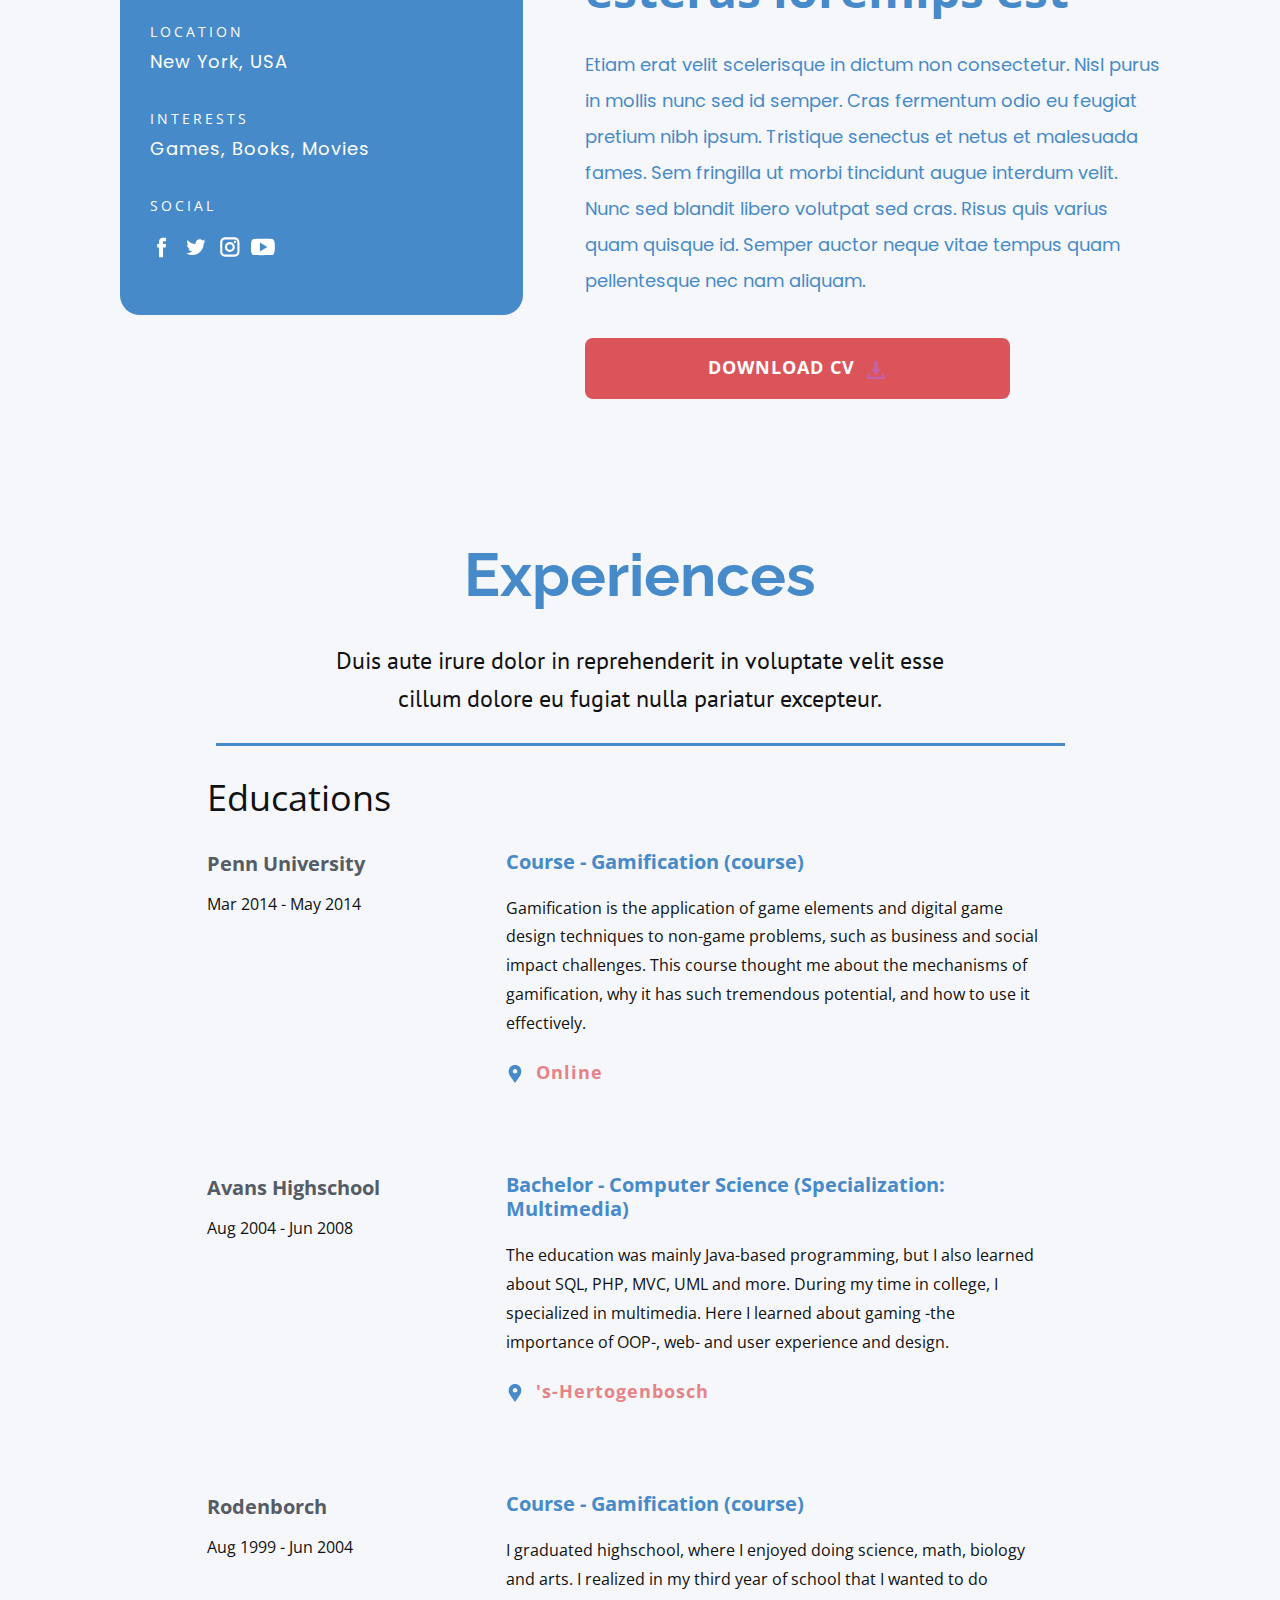
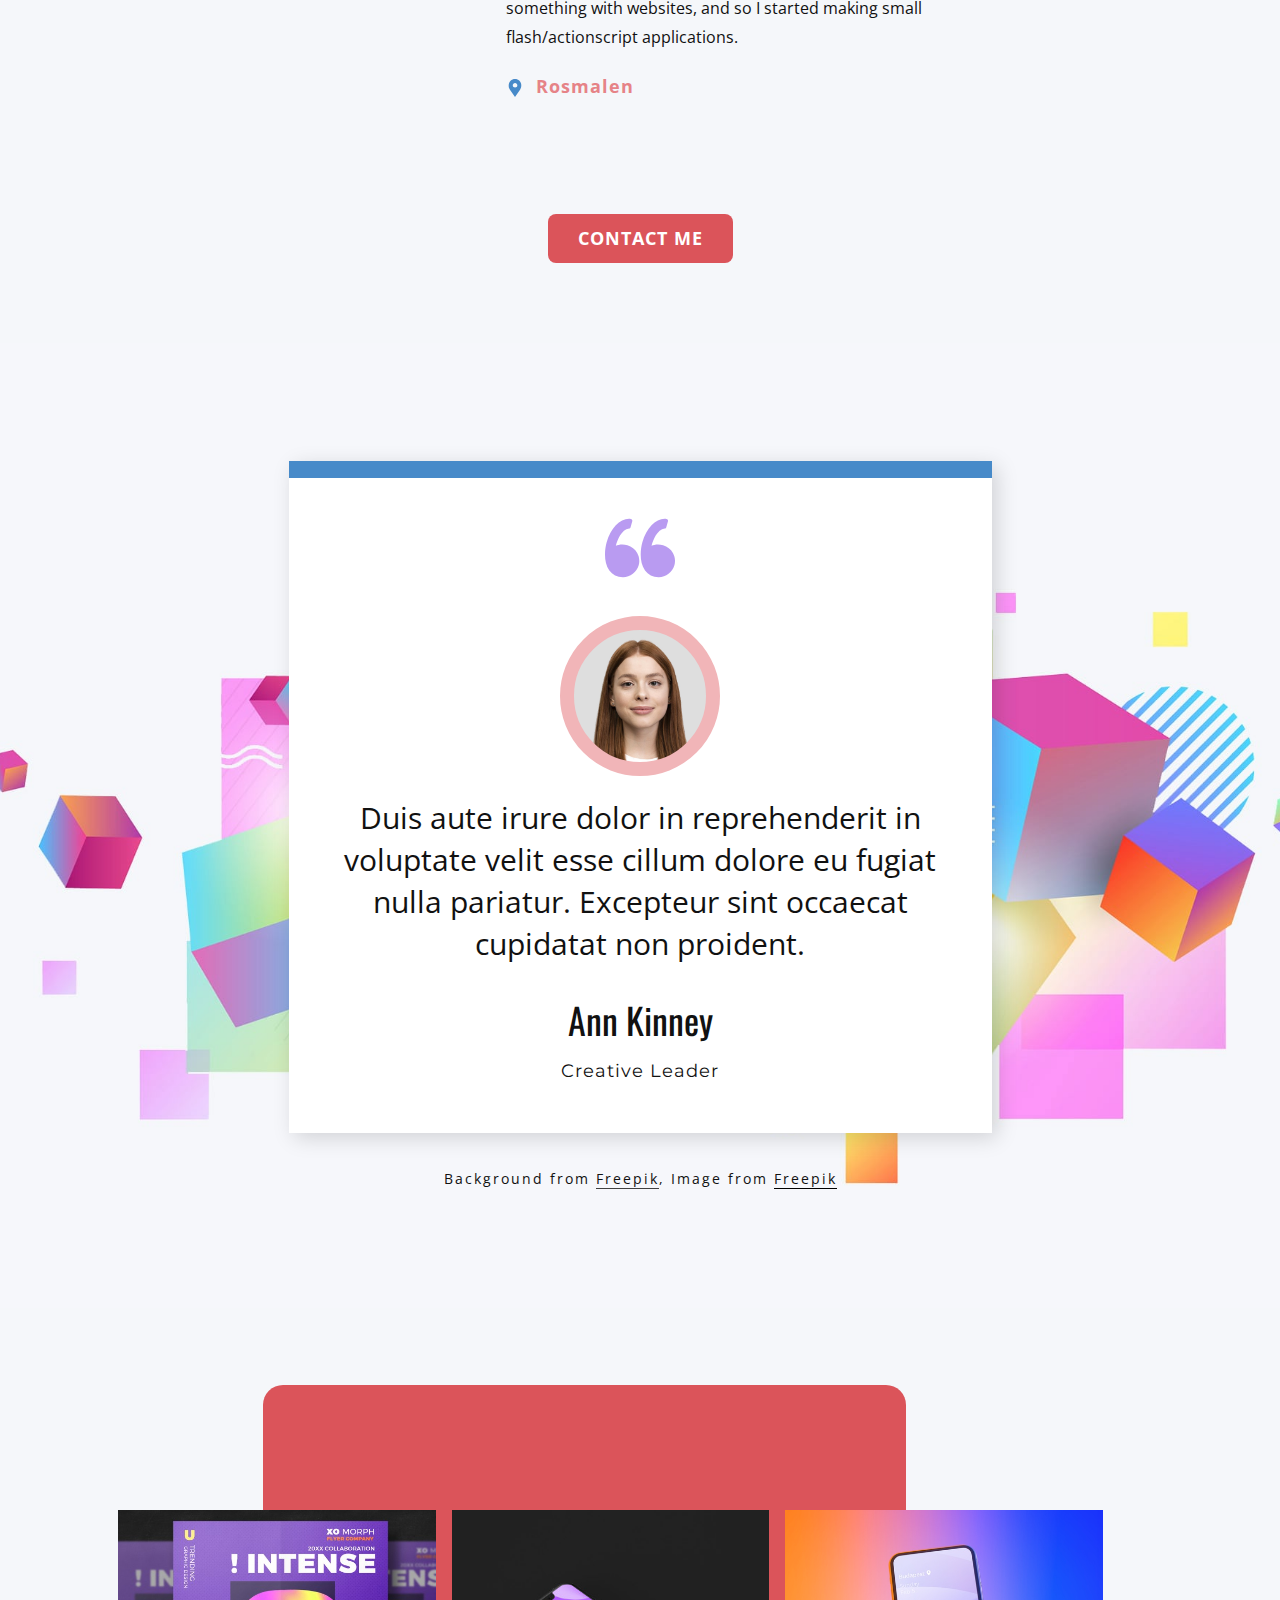
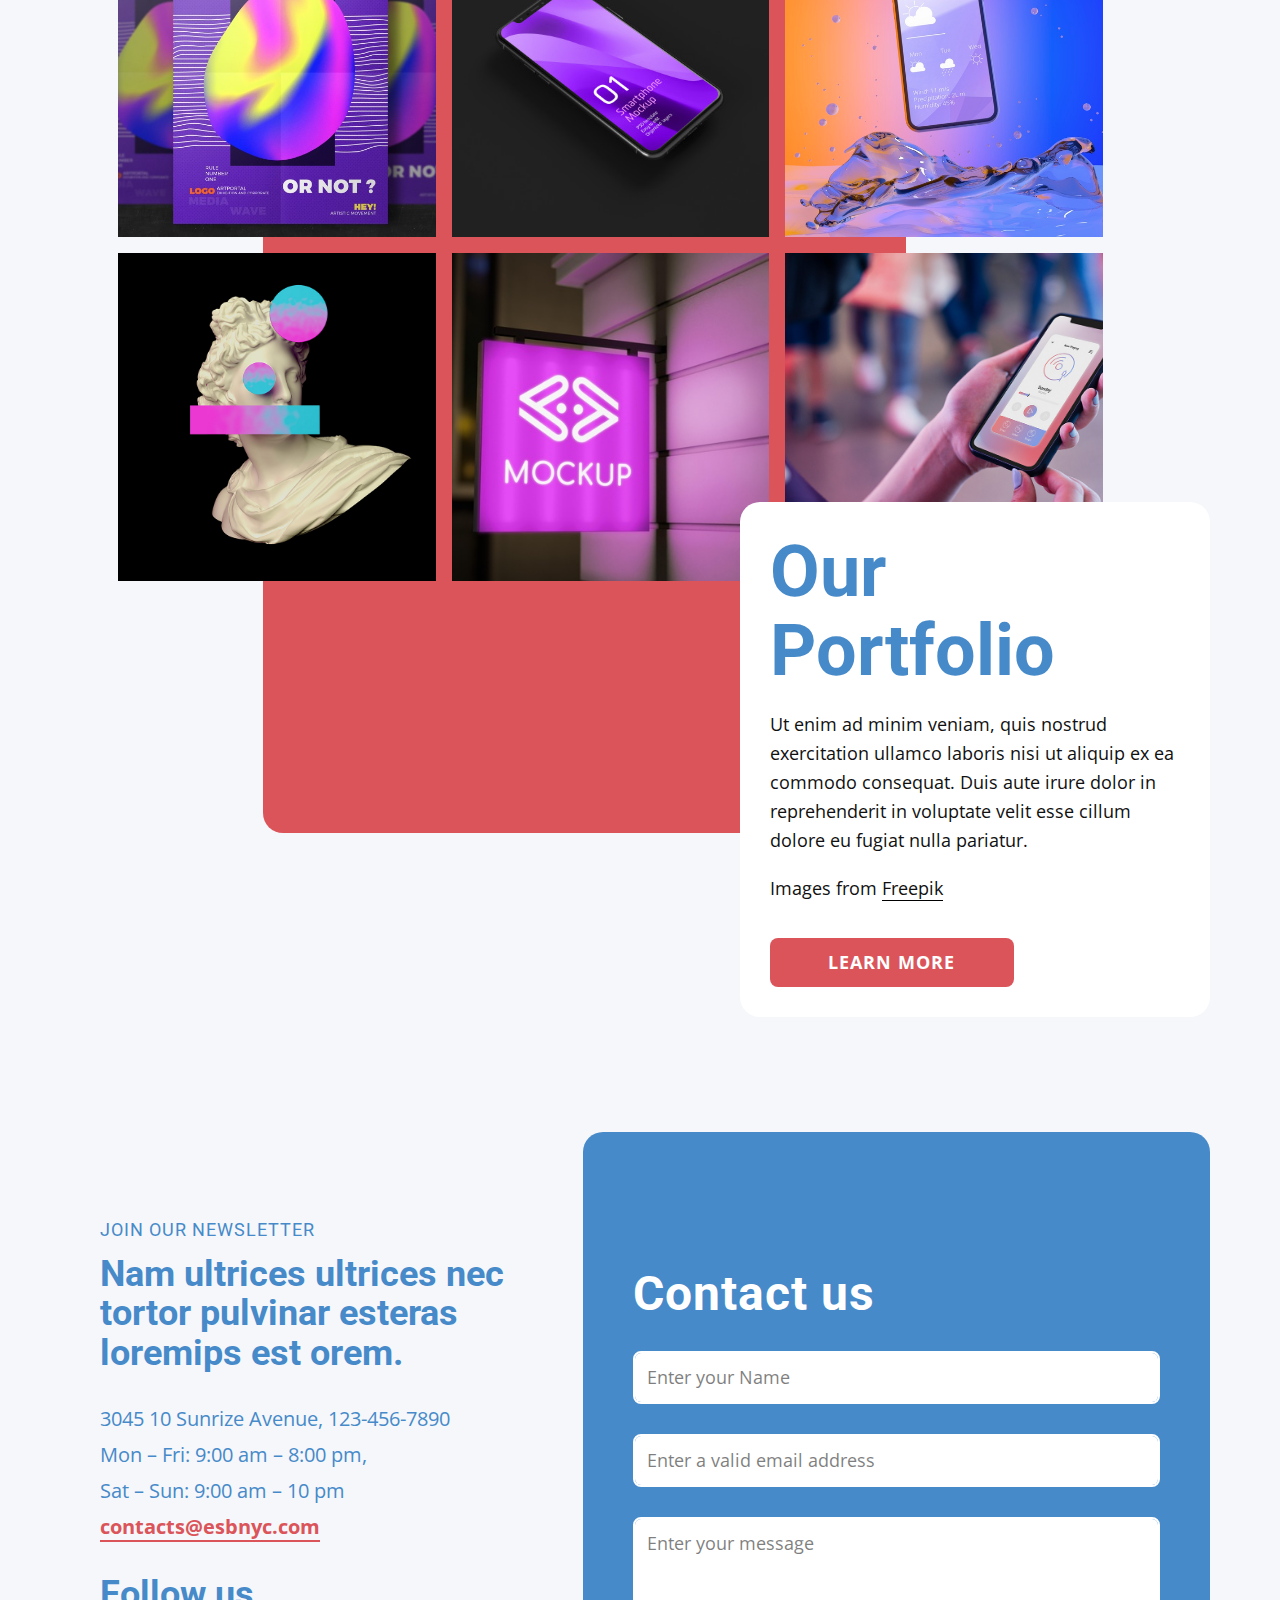
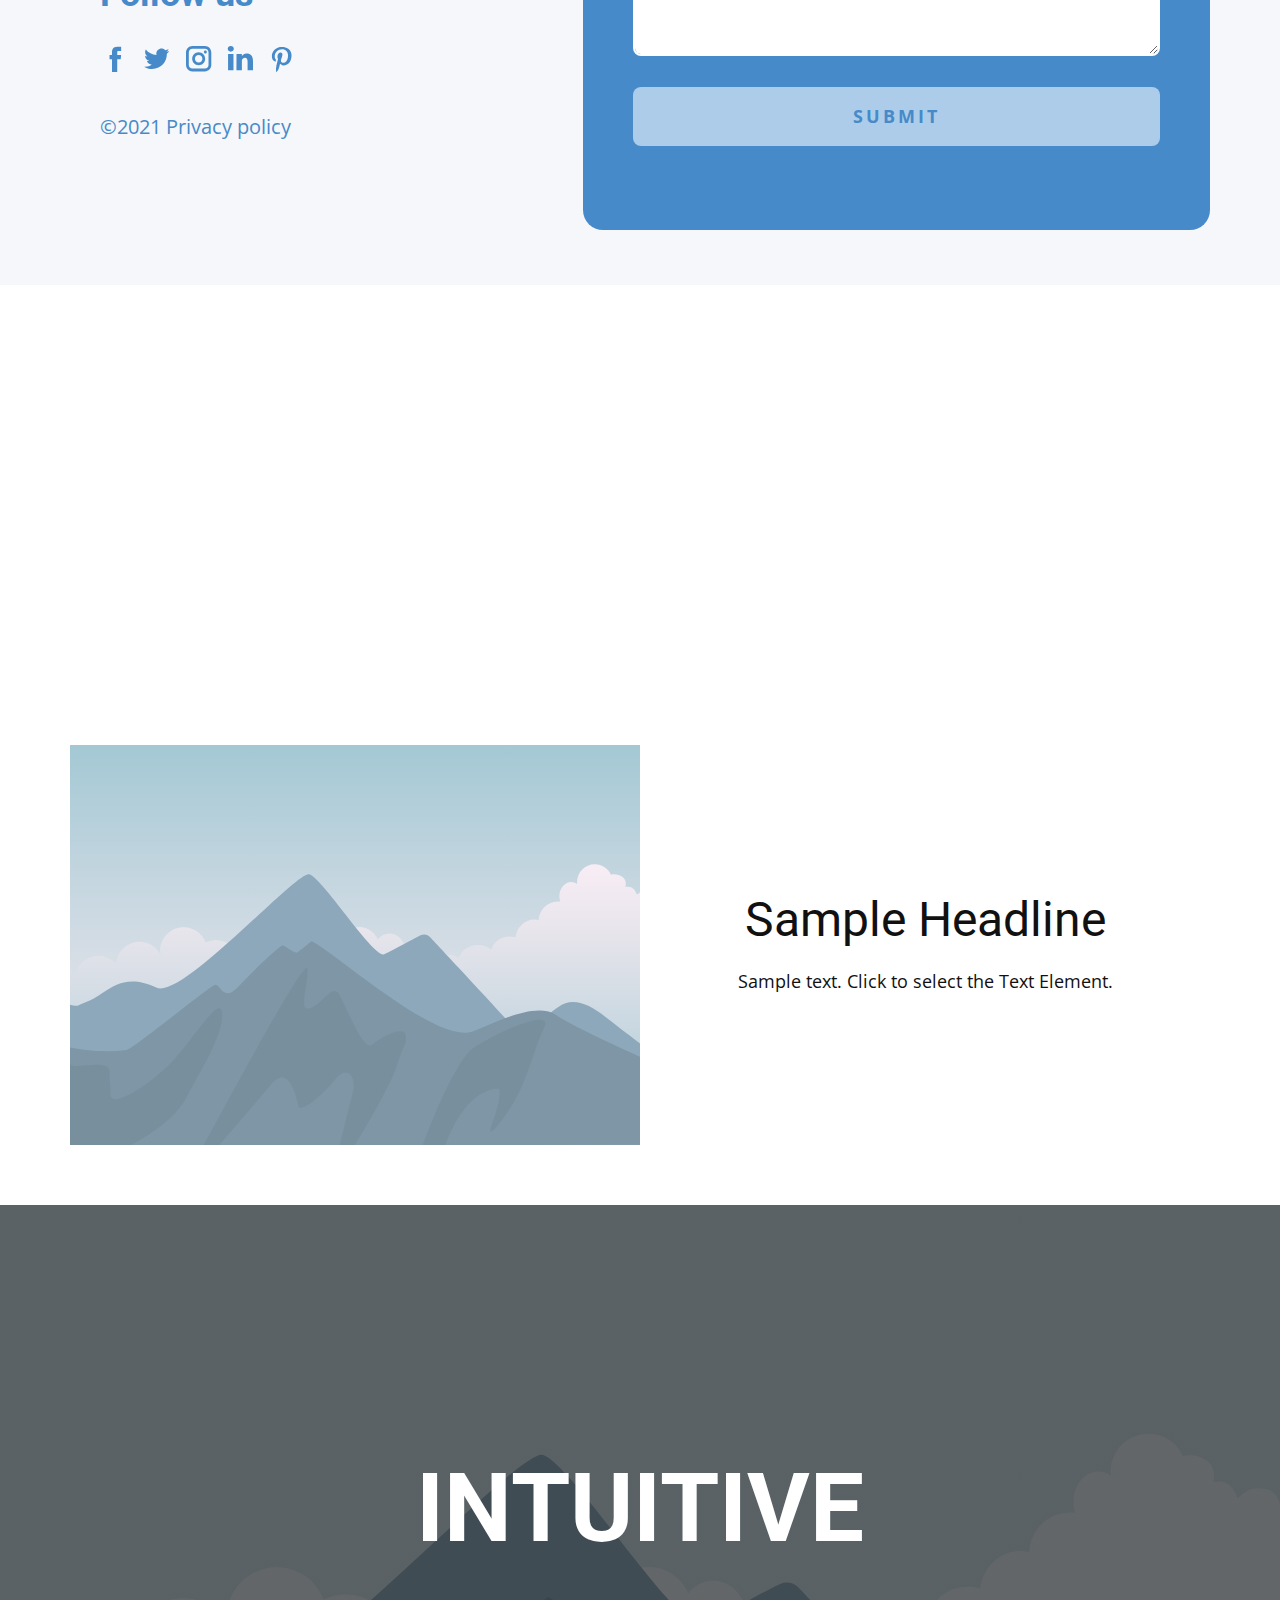
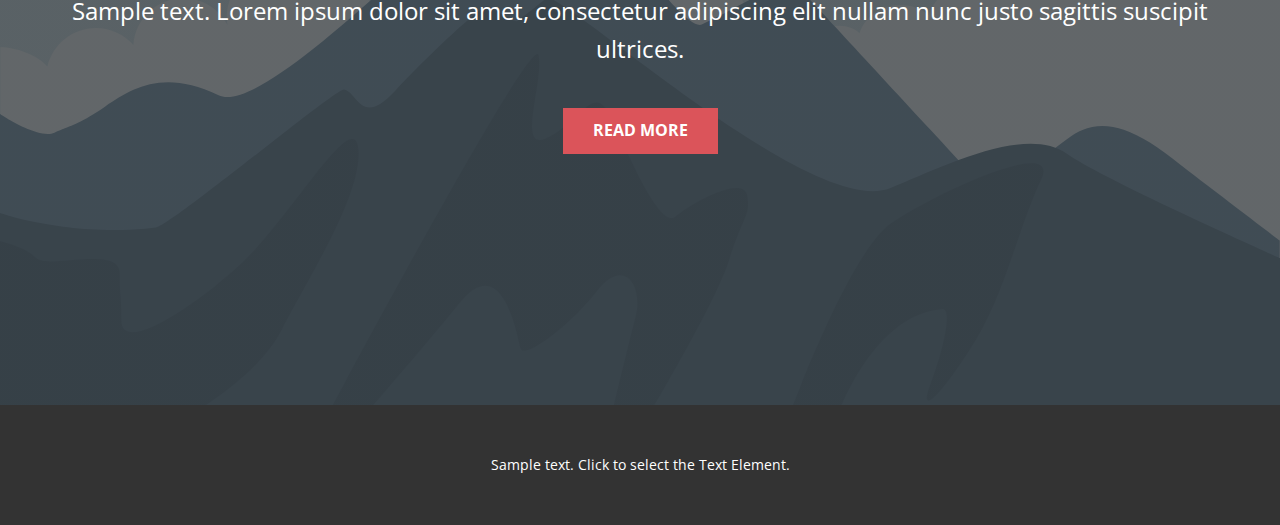
<file: Home.html>
<!DOCTYPE html>
<html style="font-size: 16px;" lang="en"><head>
    <meta name="viewport" content="width=device-width, initial-scale=1.0">
    <meta charset="utf-8">
    <meta name="keywords" content="Hello
I’m Bertie Norton, Nam ultrices ultrices nec tortor pulvinar esteras loremips est, Experiences, Our Portfolio, Nam ultrices ultrices nec tortor pulvinar esteras loremips est orem., Follow us, Contact us, INTUITIVE">
    <meta name="description" content="">
    <title>Home</title>
    <link rel="stylesheet" href="nicepage.css" media="screen">
<link rel="stylesheet" href="Home.css" media="screen">
    <script class="u-script" type="text/javascript" src="jquery.js" defer=""></script>
    <script class="u-script" type="text/javascript" src="nicepage.js" defer=""></script>
    <meta name="generator" content="Nicepage 5.17.1, nicepage.com">
    <meta name="referrer" content="origin">
    <link id="u-theme-google-font" rel="stylesheet" href="https://fonts.googleapis.com/css?family=Roboto:100,100i,300,300i,400,400i,500,500i,700,700i,900,900i|Open+Sans:300,300i,400,400i,500,500i,600,600i,700,700i,800,800i">
    <link id="u-page-google-font" rel="stylesheet" href="https://fonts.googleapis.com/css?family=Raleway:100,100i,200,200i,300,300i,400,400i,500,500i,600,600i,700,700i,800,800i,900,900i|Open+Sans:300,300i,400,400i,500,500i,600,600i,700,700i,800,800i|Montserrat:100,100i,200,200i,300,300i,400,400i,500,500i,600,600i,700,700i,800,800i,900,900i|Raleway:100,100i,200,200i,300,300i,400,400i,500,500i,600,600i,700,700i,800,800i,900,900i|PT+Sans:400,400i,700,700i|Oswald:200,300,400,500,600,700|Poppins:100,100i,200,200i,300,300i,400,400i,500,500i,600,600i,700,700i,800,800i,900,900i">
    
    
    
    
    
    
    
    
    
    
    
    <script type="application/ld+json">{
		"@context": "http://schema.org",
		"@type": "Organization",
		"name": "",
		"logo": "images/default-logo.png"
}</script>
    <meta name="theme-color" content="#478ac9">
    <meta property="og:title" content="Home">
    <meta property="og:type" content="website">
  <meta data-intl-tel-input-cdn-path="intlTelInput/"></head>
  <body class="u-body u-xl-mode" data-lang="en"><header class="u-clearfix u-header u-header" id="sec-1793"><div class="u-clearfix u-sheet u-valign-middle u-sheet-1">
        <a href="https://nicepage.com" class="u-image u-logo u-image-1">
          <img src="images/default-logo.png" class="u-logo-image u-logo-image-1">
        </a>
        <nav class="u-menu u-menu-dropdown u-offcanvas u-menu-1">
          <div class="menu-collapse" style="font-size: 1rem; letter-spacing: 0px;">
            <a class="u-button-style u-custom-left-right-menu-spacing u-custom-padding-bottom u-custom-top-bottom-menu-spacing u-nav-link u-text-active-palette-1-base u-text-hover-palette-2-base" href="#">
              <svg class="u-svg-link" viewBox="0 0 24 24"><use xmlns:xlink="http://www.w3.org/1999/xlink" xlink:href="#menu-hamburger"></use></svg>
              <svg class="u-svg-content" version="1.1" id="menu-hamburger" viewBox="0 0 16 16" x="0px" y="0px" xmlns:xlink="http://www.w3.org/1999/xlink" xmlns="http://www.w3.org/2000/svg"><g><rect y="1" width="16" height="2"></rect><rect y="7" width="16" height="2"></rect><rect y="13" width="16" height="2"></rect>
</g></svg>
            </a>
          </div>
          <div class="u-nav-container">
            <ul class="u-nav u-unstyled u-nav-1"><li class="u-nav-item"><a class="u-button-style u-nav-link u-text-active-palette-1-base u-text-hover-palette-2-base" href="Home.html" style="padding: 10px 20px;">Home</a>
</li><li class="u-nav-item"><a class="u-button-style u-nav-link u-text-active-palette-1-base u-text-hover-palette-2-base" href="About.html" style="padding: 10px 20px;">About</a>
</li><li class="u-nav-item"><a class="u-button-style u-nav-link u-text-active-palette-1-base u-text-hover-palette-2-base" href="Contact.html" style="padding: 10px 20px;">Contact</a>
</li></ul>
          </div>
          <div class="u-nav-container-collapse">
            <div class="u-black u-container-style u-inner-container-layout u-opacity u-opacity-95 u-sidenav">
              <div class="u-inner-container-layout u-sidenav-overflow">
                <div class="u-menu-close"></div>
                <ul class="u-align-center u-nav u-popupmenu-items u-unstyled u-nav-2"><li class="u-nav-item"><a class="u-button-style u-nav-link" href="Home.html">Home</a>
</li><li class="u-nav-item"><a class="u-button-style u-nav-link" href="About.html">About</a>
</li><li class="u-nav-item"><a class="u-button-style u-nav-link" href="Contact.html">Contact</a>
</li></ul>
              </div>
            </div>
            <div class="u-black u-menu-overlay u-opacity u-opacity-70"></div>
          </div>
        </nav>
      </div></header>
    <section class="u-clearfix u-palette-5-light-3 u-section-1" id="carousel_fb3b">
      <div class="u-clearfix u-sheet u-valign-middle u-sheet-1">
        <img class="u-expanded-width-sm u-expanded-width-xs u-image u-image-round u-radius-20 u-image-1" src="images/cvcv-min.jpg" alt="" data-image-width="800" data-image-height="976">
        <div class="u-container-style u-expanded-width-sm u-expanded-width-xs u-group u-group-1">
          <div class="u-container-layout u-valign-middle-lg u-valign-top-xs u-container-layout-1">
            <h2 class="u-align-left u-custom-font u-font-raleway u-text u-text-palette-1-base u-text-1">Hello <br>I’m Bertie Norton
            </h2>
            <p class="u-align-left u-custom-font u-text u-text-2">UI designer, photographer and travel enthusiast. Nisl purus in mollis nunc sed id semper.&nbsp; Image from <a href="https://www.freepik.com/photos/people" class="u-active-none u-border-1 u-border-no-left u-border-no-right u-border-no-top u-border-palette-1-base u-btn u-button-link u-button-style u-hover-none u-none u-text-body-color u-btn-1" target="_blank">Freepik</a>
            </p>
            <a href="mailto:hi@freedesigner.com" class="u-active-palette-1-base u-btn u-btn-round u-button-style u-hover-palette-1-base u-palette-2-base u-radius-8 u-text-active-white u-text-body-alt-color u-text-hover-white u-btn-2">Download cv&nbsp;&nbsp;<span class="u-icon u-icon-1"><svg class="u-svg-content" viewBox="0 0 512 512" x="0px" y="0px" style="width: 1em; height: 1em;"><g><g><path d="M382.56,233.376C379.968,227.648,374.272,224,368,224h-64V16c0-8.832-7.168-16-16-16h-64c-8.832,0-16,7.168-16,16v208h-64    c-6.272,0-11.968,3.68-14.56,9.376c-2.624,5.728-1.6,12.416,2.528,17.152l112,128c3.04,3.488,7.424,5.472,12.032,5.472    c4.608,0,8.992-2.016,12.032-5.472l112-128C384.192,245.824,385.152,239.104,382.56,233.376z"></path>
</g>
</g><g><g><path d="M432,352v96H80v-96H16v128c0,17.696,14.336,32,32,32h416c17.696,0,32-14.304,32-32V352H432z"></path>
</g>
</g></svg></span>
            </a>
          </div>
        </div>
      </div>
    </section>
    <section class="u-align-center u-clearfix u-palette-5-light-3 u-section-2" id="carousel_8390">
      <div class="u-clearfix u-sheet u-valign-middle-sm u-valign-middle-xs u-sheet-1">
        <div class="u-container-style u-expanded-width-sm u-expanded-width-xs u-group u-palette-1-base u-radius-20 u-shape-round u-group-1">
          <div class="u-container-layout u-valign-middle u-container-layout-1">
            <h6 class="u-custom-font u-font-open-sans u-text u-text-1">name</h6>
            <p class="u-custom-font u-text u-text-2">Fred Morrison</p>
            <h6 class="u-custom-font u-font-open-sans u-text u-text-3">Birthday</h6>
            <p class="u-custom-font u-text u-text-4">25. 05. 1989</p>
            <h6 class="u-custom-font u-font-open-sans u-text u-text-5">Role</h6>
            <p class="u-custom-font u-text u-text-6">Lead Designer</p>
            <h6 class="u-custom-font u-font-open-sans u-text u-text-7">Email</h6>
            <a href="https://nicepage.com/k/consulting-website-templates" class="u-border-1 u-border-active-palette-2-base u-border-hover-palette-2-base u-btn u-button-style u-none u-text-active-palette-2-base u-text-body-alt-color u-text-hover-palette-2-base u-btn-1">designer@example.com</a>
            <h6 class="u-custom-font u-font-open-sans u-text u-text-8">Phone</h6>
            <a href="tel:+987987654321" class="u-border-1 u-border-active-palette-2-base u-border-hover-palette-2-base u-btn u-button-style u-none u-text-active-palette-2-base u-text-body-alt-color u-text-hover-palette-2-base u-btn-2">(+987) 987 654 321</a>
            <h6 class="u-custom-font u-font-open-sans u-text u-text-9">Website</h6>
            <a href="https://nicepage.best" class="u-border-1 u-border-active-palette-2-base u-border-hover-palette-2-base u-btn u-button-style u-none u-text-active-palette-2-base u-text-body-alt-color u-text-hover-palette-2-base u-btn-3">www.somewebsite.com</a>
            <h6 class="u-custom-font u-font-open-sans u-text u-text-10">location</h6>
            <p class="u-custom-font u-text u-text-11">New York, USA</p>
            <h6 class="u-custom-font u-font-open-sans u-text u-text-12">Interests</h6>
            <p class="u-custom-font u-text u-text-13">Games, Books, Movies</p>
            <h6 class="u-custom-font u-font-open-sans u-text u-text-14">Social</h6>
            <div class="u-social-icons u-spacing-10 u-social-icons-1">
              <a class="u-social-url" title="facebook" target="_blank" href="https://facebook.com/name"><span class="u-icon u-icon-circle u-social-facebook u-social-icon u-text-white"><svg class="u-svg-link" preserveAspectRatio="xMidYMin slice" viewBox="0 0 112 112" style=""><use xmlns:xlink="http://www.w3.org/1999/xlink" xlink:href="#svg-4113"></use></svg><svg class="u-svg-content" viewBox="0 0 112 112" x="0" y="0" id="svg-4113"><path fill="currentColor" d="M75.5,28.8H65.4c-1.5,0-4,0.9-4,4.3v9.4h13.9l-1.5,15.8H61.4v45.1H42.8V58.3h-8.8V42.4h8.8V32.2
c0-7.4,3.4-18.8,18.8-18.8h13.8v15.4H75.5z"></path></svg></span>
              </a>
              <a class="u-social-url" title="twitter" target="_blank" href="https://twitter.com/name"><span class="u-icon u-icon-circle u-social-icon u-social-twitter u-text-white"><svg class="u-svg-link" preserveAspectRatio="xMidYMin slice" viewBox="0 0 112 112" style=""><use xmlns:xlink="http://www.w3.org/1999/xlink" xlink:href="#svg-3c2e"></use></svg><svg class="u-svg-content" viewBox="0 0 112 112" x="0" y="0" id="svg-3c2e"><path fill="currentColor" d="M92.2,38.2c0,0.8,0,1.6,0,2.3c0,24.3-18.6,52.4-52.6,52.4c-10.6,0.1-20.2-2.9-28.5-8.2
	c1.4,0.2,2.9,0.2,4.4,0.2c8.7,0,16.7-2.9,23-7.9c-8.1-0.2-14.9-5.5-17.3-12.8c1.1,0.2,2.4,0.2,3.4,0.2c1.6,0,3.3-0.2,4.8-0.7
	c-8.4-1.6-14.9-9.2-14.9-18c0-0.2,0-0.2,0-0.2c2.5,1.4,5.4,2.2,8.4,2.3c-5-3.3-8.3-8.9-8.3-15.4c0-3.4,1-6.5,2.5-9.2
	c9.1,11.1,22.7,18.5,38,19.2c-0.2-1.4-0.4-2.8-0.4-4.3c0.1-10,8.3-18.2,18.5-18.2c5.4,0,10.1,2.2,13.5,5.7c4.3-0.8,8.1-2.3,11.7-4.5
	c-1.4,4.3-4.3,7.9-8.1,10.1c3.7-0.4,7.3-1.4,10.6-2.9C98.9,32.3,95.7,35.5,92.2,38.2z"></path></svg></span>
              </a>
              <a class="u-social-url" title="instagram" target="_blank" href="https://instagram.com/name"><span class="u-icon u-icon-circle u-social-icon u-social-instagram u-text-white"><svg class="u-svg-link" preserveAspectRatio="xMidYMin slice" viewBox="0 0 112 112" style=""><use xmlns:xlink="http://www.w3.org/1999/xlink" xlink:href="#svg-a922"></use></svg><svg class="u-svg-content" viewBox="0 0 112 112" x="0" y="0" id="svg-a922"><path fill="currentColor" d="M55.9,32.9c-12.8,0-23.2,10.4-23.2,23.2s10.4,23.2,23.2,23.2s23.2-10.4,23.2-23.2S68.7,32.9,55.9,32.9z
	 M55.9,69.4c-7.4,0-13.3-6-13.3-13.3c-0.1-7.4,6-13.3,13.3-13.3s13.3,6,13.3,13.3C69.3,63.5,63.3,69.4,55.9,69.4z"></path><path fill="#FFFFFF" d="M79.7,26.8c-3,0-5.4,2.5-5.4,5.4s2.5,5.4,5.4,5.4c3,0,5.4-2.5,5.4-5.4S82.7,26.8,79.7,26.8z"></path><path fill="currentColor" d="M78.2,11H33.5C21,11,10.8,21.3,10.8,33.7v44.7c0,12.6,10.2,22.8,22.7,22.8h44.7c12.6,0,22.7-10.2,22.7-22.7
	V33.7C100.8,21.1,90.6,11,78.2,11z M91,78.4c0,7.1-5.8,12.8-12.8,12.8H33.5c-7.1,0-12.8-5.8-12.8-12.8V33.7
	c0-7.1,5.8-12.8,12.8-12.8h44.7c7.1,0,12.8,5.8,12.8,12.8V78.4z"></path></svg></span>
              </a>
              <a class="u-social-url" target="_blank" data-type="Custom" title="Custom" href=""><span class="u-icon u-icon-circle u-social-custom u-social-icon u-text-white u-icon-4"><svg class="u-svg-link" preserveAspectRatio="xMidYMin slice" viewBox="0 0 512 512" style=""><use xmlns:xlink="http://www.w3.org/1999/xlink" xlink:href="#svg-a7cd"></use></svg><svg class="u-svg-content" viewBox="0 0 512 512" x="0px" y="0px" id="svg-a7cd" style="enable-background:new 0 0 512 512;"><g><g><path d="M490.24,113.92c-13.888-24.704-28.96-29.248-59.648-30.976C399.936,80.864,322.848,80,256.064,80    c-66.912,0-144.032,0.864-174.656,2.912c-30.624,1.76-45.728,6.272-59.744,31.008C7.36,138.592,0,181.088,0,255.904    C0,255.968,0,256,0,256c0,0.064,0,0.096,0,0.096v0.064c0,74.496,7.36,117.312,21.664,141.728    c14.016,24.704,29.088,29.184,59.712,31.264C112.032,430.944,189.152,432,256.064,432c66.784,0,143.872-1.056,174.56-2.816    c30.688-2.08,45.76-6.56,59.648-31.264C504.704,373.504,512,330.688,512,256.192c0,0,0-0.096,0-0.16c0,0,0-0.064,0-0.096    C512,181.088,504.704,138.592,490.24,113.92z M192,352V160l160,96L192,352z"></path>
</g>
</g></svg></span>
              </a>
            </div>
          </div>
        </div>
        <div class="u-expanded-width-sm u-expanded-width-xs u-list u-list-1">
          <div class="u-repeater u-repeater-1">
            <div class="u-align-left u-container-style u-list-item u-repeater-item u-shape-rectangle">
              <div class="u-container-layout u-similar-container u-valign-middle-lg u-valign-middle-md u-valign-middle-sm u-valign-middle-xl u-container-layout-2">
                <p class="u-text u-text-palette-1-base u-text-15">awards won</p>
                <h3 class="u-custom-font u-font-montserrat u-text u-text-palette-2-base u-text-16" data-animation-name="counter" data-animation-event="scroll" data-animation-duration="3000">17</h3>
              </div>
            </div>
            <div class="u-align-left u-container-style u-list-item u-repeater-item u-shape-rectangle">
              <div class="u-container-layout u-similar-container u-valign-middle-lg u-valign-middle-md u-valign-middle-sm u-valign-middle-xl u-container-layout-3">
                <p class="u-text u-text-palette-1-base u-text-17">XP YEARS</p>
                <h3 class="u-custom-font u-font-montserrat u-text u-text-palette-2-base u-text-18" data-animation-name="counter" data-animation-event="scroll" data-animation-duration="3000">12+</h3>
              </div>
            </div>
            <div class="u-align-left u-container-style u-list-item u-repeater-item u-shape-rectangle">
              <div class="u-container-layout u-similar-container u-valign-middle-lg u-valign-middle-md u-valign-middle-sm u-valign-middle-xl u-container-layout-4">
                <p class="u-text u-text-palette-1-base u-text-19">clients</p>
                <h3 class="u-custom-font u-font-montserrat u-text u-text-palette-2-base u-text-20" data-animation-name="counter" data-animation-event="scroll" data-animation-duration="3000">108</h3>
              </div>
            </div>
            <div class="u-align-left u-container-style u-list-item u-repeater-item u-shape-rectangle">
              <div class="u-container-layout u-similar-container u-valign-middle-lg u-valign-middle-md u-valign-middle-sm u-valign-middle-xl u-container-layout-5">
                <p class="u-text u-text-palette-1-base u-text-21">projects</p>
                <h3 class="u-custom-font u-font-montserrat u-text u-text-palette-2-base u-text-22" data-animation-name="counter" data-animation-event="scroll" data-animation-duration="3000">150</h3>
              </div>
            </div>
          </div>
        </div>
        <div class="u-container-style u-expanded-width-sm u-expanded-width-xs u-group u-group-2">
          <div class="u-container-layout u-container-layout-6">
            <h2 class="u-align-left u-custom-font u-font-open-sans u-text u-text-palette-1-base u-text-23">Nam ultrices ultrices nec tortor pulvinar esteras loremips est</h2>
            <p class="u-align-left u-custom-font u-text u-text-palette-1-base u-text-24">Etiam erat velit scelerisque in dictum non consectetur. Nisl purus in mollis nunc sed id semper. Cras fermentum odio eu feugiat pretium nibh ipsum. Tristique senectus et netus et malesuada fames. Sem fringilla ut morbi tincidunt augue interdum velit. Nunc sed blandit libero volutpat sed cras. Risus quis varius quam quisque id. Semper auctor neque vitae tempus quam pellentesque nec nam aliquam. </p>
            <a href="mailto:hi@freedesigner.com" class="u-active-palette-1-base u-btn u-btn-round u-button-style u-hover-palette-1-base u-palette-2-base u-radius-8 u-text-active-white u-text-body-alt-color u-text-hover-white u-btn-4">Download cv&nbsp;&nbsp;<span class="u-icon u-icon-5"><svg class="u-svg-content" viewBox="0 0 512 512" x="0px" y="0px" style="width: 1em; height: 1em;"><g><g><path d="M382.56,233.376C379.968,227.648,374.272,224,368,224h-64V16c0-8.832-7.168-16-16-16h-64c-8.832,0-16,7.168-16,16v208h-64    c-6.272,0-11.968,3.68-14.56,9.376c-2.624,5.728-1.6,12.416,2.528,17.152l112,128c3.04,3.488,7.424,5.472,12.032,5.472    c4.608,0,8.992-2.016,12.032-5.472l112-128C384.192,245.824,385.152,239.104,382.56,233.376z"></path>
</g>
</g><g><g><path d="M432,352v96H80v-96H16v128c0,17.696,14.336,32,32,32h416c17.696,0,32-14.304,32-32V352H432z"></path>
</g>
</g></svg></span>
            </a>
          </div>
        </div>
      </div>
    </section>
    <section class="u-align-center-lg u-align-center-md u-align-center-xl u-align-left-sm u-align-left-xs u-clearfix u-palette-5-light-3 u-section-3" id="carousel_9d96">
      <div class="u-clearfix u-sheet u-valign-middle u-sheet-1">
        <h1 class="u-text u-text-palette-1-base u-text-1">Experiences</h1>
        <p class="u-custom-font u-font-pt-sans u-text u-text-2">Duis aute irure dolor in reprehenderit in voluptate velit esse cillum dolore eu fugiat nulla pariatur excepteur.</p>
        <div class="u-border-3 u-border-palette-1-base u-line u-line-horizontal u-line-1"></div>
        <h3 class="u-align-left-lg u-align-left-md u-align-left-xl u-custom-font u-text u-text-font u-text-3">Educations</h3>
        <div class="u-list u-list-1">
          <div class="u-repeater u-repeater-1">
            <div class="u-align-left u-container-style u-list-item u-repeater-item">
              <div class="u-container-layout u-similar-container u-container-layout-1">
                <h5 class="u-custom-font u-text u-text-default u-text-font u-text-palette-5-dark-2 u-text-4">Penn University</h5>
                <p class="u-text u-text-5">Mar 2014 - May 2014</p>
                <div class="u-container-style u-group u-shape-rectangle u-group-1">
                  <div class="u-container-layout u-valign-top u-container-layout-2">
                    <h5 class="u-custom-font u-text u-text-font u-text-palette-1-base u-text-6">Course - Gamification (course)</h5>
                    <p class="u-text u-text-7">Gamification is the application of game elements and digital game design techniques to non-game problems, such as business and social impact challenges. This course thought me about the mechanisms of gamification, why it has such tremendous potential, and how to use it effectively.</p>
                    <a href="https://nicepage.com/c/table-website-templates" class="u-active-none u-btn u-button-style u-hover-none u-none u-text-palette-2-light-1 u-btn-1"><span class="u-icon u-icon-1"><svg class="u-svg-content" viewBox="0 0 54.757 54.757" x="0px" y="0px" style="width: 1em; height: 1em;"><path d="M40.94,5.617C37.318,1.995,32.502,0,27.38,0c-5.123,0-9.938,1.995-13.56,5.617c-6.703,6.702-7.536,19.312-1.804,26.952
	L27.38,54.757L42.721,32.6C48.476,24.929,47.643,12.319,40.94,5.617z M27.557,26c-3.859,0-7-3.141-7-7s3.141-7,7-7s7,3.141,7,7
	S31.416,26,27.557,26z"></path></svg></span> &nbsp;Online
                    </a>
                  </div>
                </div>
              </div>
            </div>
            <div class="u-align-left u-container-style u-list-item u-repeater-item">
              <div class="u-container-layout u-similar-container u-container-layout-3">
                <h5 class="u-custom-font u-text u-text-default u-text-font u-text-palette-5-dark-2 u-text-8">Avans Highschool</h5>
                <p class="u-text u-text-9">Aug 2004 - Jun 2008</p>
                <div class="u-container-style u-group u-shape-rectangle u-group-2">
                  <div class="u-container-layout u-valign-top u-container-layout-4">
                    <h5 class="u-custom-font u-text u-text-font u-text-palette-1-base u-text-10">Bachelor - Computer Science (Specialization: Multimedia)</h5>
                    <p class="u-text u-text-11">The education was mainly Java-based programming, but I also learned about SQL, PHP, MVC, UML and more. During my time in college, I specialized in multimedia. Here I learned about gaming -the importance of OOP-, web- and user experience and design.</p>
                    <a href="https://nicepage.com/c/blog-posts-website-mockup" class="u-active-none u-btn u-button-style u-hover-none u-none u-text-palette-2-light-1 u-btn-2"><span class="u-icon u-icon-2"><svg class="u-svg-content" viewBox="0 0 54.757 54.757" x="0px" y="0px" style="width: 1em; height: 1em;"><path d="M40.94,5.617C37.318,1.995,32.502,0,27.38,0c-5.123,0-9.938,1.995-13.56,5.617c-6.703,6.702-7.536,19.312-1.804,26.952
	L27.38,54.757L42.721,32.6C48.476,24.929,47.643,12.319,40.94,5.617z M27.557,26c-3.859,0-7-3.141-7-7s3.141-7,7-7s7,3.141,7,7
	S31.416,26,27.557,26z"></path></svg></span> &nbsp;'s-Hertogenbosch
                    </a>
                  </div>
                </div>
              </div>
            </div>
            <div class="u-align-left u-container-style u-list-item u-repeater-item">
              <div class="u-container-layout u-similar-container u-container-layout-5">
                <h5 class="u-custom-font u-text u-text-default u-text-font u-text-palette-5-dark-2 u-text-12">Rodenborch</h5>
                <p class="u-text u-text-13">Aug 1999 - Jun 2004</p>
                <div class="u-container-style u-group u-shape-rectangle u-group-3">
                  <div class="u-container-layout u-valign-top u-container-layout-6">
                    <h5 class="u-custom-font u-text u-text-font u-text-palette-1-base u-text-14">Course - Gamification (course)</h5>
                    <p class="u-text u-text-15">I graduated highschool, where I enjoyed doing science, math, biology and arts. I realized in my third year of school that I wanted to do something with websites, and so I started making small flash/actionscript applications.</p>
                    <a href="https://nicepage.com/k/shopping-cart-html-templates" class="u-active-none u-btn u-button-style u-hover-none u-none u-text-palette-2-light-1 u-btn-3"><span class="u-icon u-icon-3"><svg class="u-svg-content" viewBox="0 0 54.757 54.757" x="0px" y="0px" style="width: 1em; height: 1em;"><path d="M40.94,5.617C37.318,1.995,32.502,0,27.38,0c-5.123,0-9.938,1.995-13.56,5.617c-6.703,6.702-7.536,19.312-1.804,26.952
	L27.38,54.757L42.721,32.6C48.476,24.929,47.643,12.319,40.94,5.617z M27.557,26c-3.859,0-7-3.141-7-7s3.141-7,7-7s7,3.141,7,7
	S31.416,26,27.557,26z"></path></svg></span> &nbsp;Rosmalen
                    </a>
                  </div>
                </div>
              </div>
            </div>
          </div>
        </div>
        <a href="https://nicepage.com/c/pricing-website-templates" class="u-active-palette-1-base u-btn u-btn-round u-button-style u-hover-palette-1-base u-palette-2-base u-radius-8 u-text-active-white u-text-body-alt-color u-text-hover-white u-btn-4" data-animation-name="" data-animation-duration="0" data-animation-delay="0" data-animation-direction="">Contact Me</a>
      </div>
    </section>
    <section class="u-align-center u-clearfix u-image u-section-4" id="carousel_b073" data-image-width="1980" data-image-height="1320">
      <div class="u-clearfix u-sheet u-valign-middle-lg u-valign-middle-sm u-valign-middle-xl u-valign-middle-xs u-sheet-1">
        <div class="u-align-center u-container-style u-expanded-width-sm u-expanded-width-xs u-group u-white u-group-1">
          <div class="u-container-layout u-valign-top u-container-layout-1">
            <div class="u-border-17 u-border-palette-1-base u-expanded-width u-line u-line-horizontal u-line-1"></div><span class="u-icon u-icon-circle u-opacity u-opacity-65 u-icon-1"><svg class="u-svg-link" preserveAspectRatio="xMidYMin slice" viewBox="0 0 95.333 95.332" style=""><use xmlns:xlink="http://www.w3.org/1999/xlink" xlink:href="#svg-e21a"></use></svg><svg class="u-svg-content" viewBox="0 0 95.333 95.332" x="0px" y="0px" id="svg-e21a" style="enable-background:new 0 0 95.333 95.332;"><g><g><path d="M30.512,43.939c-2.348-0.676-4.696-1.019-6.98-1.019c-3.527,0-6.47,0.806-8.752,1.793    c2.2-8.054,7.485-21.951,18.013-23.516c0.975-0.145,1.774-0.85,2.04-1.799l2.301-8.23c0.194-0.696,0.079-1.441-0.318-2.045    s-1.035-1.007-1.75-1.105c-0.777-0.106-1.569-0.16-2.354-0.16c-12.637,0-25.152,13.19-30.433,32.076    c-3.1,11.08-4.009,27.738,3.627,38.223c4.273,5.867,10.507,9,18.529,9.313c0.033,0.001,0.065,0.002,0.098,0.002    c9.898,0,18.675-6.666,21.345-16.209c1.595-5.705,0.874-11.688-2.032-16.851C40.971,49.307,36.236,45.586,30.512,43.939z"></path><path d="M92.471,54.413c-2.875-5.106-7.61-8.827-13.334-10.474c-2.348-0.676-4.696-1.019-6.979-1.019    c-3.527,0-6.471,0.806-8.753,1.793c2.2-8.054,7.485-21.951,18.014-23.516c0.975-0.145,1.773-0.85,2.04-1.799l2.301-8.23    c0.194-0.696,0.079-1.441-0.318-2.045c-0.396-0.604-1.034-1.007-1.75-1.105c-0.776-0.106-1.568-0.16-2.354-0.16    c-12.637,0-25.152,13.19-30.434,32.076c-3.099,11.08-4.008,27.738,3.629,38.225c4.272,5.866,10.507,9,18.528,9.312    c0.033,0.001,0.065,0.002,0.099,0.002c9.897,0,18.675-6.666,21.345-16.209C96.098,65.559,95.376,59.575,92.471,54.413z"></path>
</g>
</g></svg></span>
            <div class="u-border-14 u-border-palette-2-light-2 u-image u-image-circle u-image-1" data-image-width="626" data-image-height="417"></div>
            <p class="u-text u-text-body-color u-text-1">Duis aute irure dolor in reprehenderit in voluptate velit esse cillum dolore eu fugiat nulla pariatur. Excepteur sint occaecat cupidatat non proident.</p>
            <h3 class="u-custom-font u-font-oswald u-text u-text-default u-text-2">Ann Kinney</h3>
            <h6 class="u-custom-font u-font-montserrat u-text u-text-default u-text-3">Creative Leader</h6>
          </div>
        </div>
        <p class="u-text u-text-4">Background from&nbsp;<a href="https://www.freepik.com/free-photos-vectors/business" target="_blank" class="u-active-none u-border-1 u-border-grey-75 u-border-no-left u-border-no-right u-border-no-top u-btn u-button-link u-button-style u-hover-none u-none u-text-body-color u-btn-1">Freepik</a>, Image from <a href="https://www.freepik.com/photos/woman" class="u-active-none u-border-1 u-border-black u-border-no-left u-border-no-right u-border-no-top u-btn u-button-link u-button-style u-hover-none u-none u-text-body-color u-btn-2" target="_blank">Freepik</a>
        </p>
      </div>
    </section>
    <section class="u-clearfix u-palette-5-light-3 u-section-5" id="carousel_8262">
      <div class="u-clearfix u-sheet u-valign-middle-md u-valign-middle-sm u-valign-middle-xs u-sheet-1">
        <div class="u-palette-2-base u-radius-20 u-shape u-shape-round u-shape-1"></div>
        <div class="u-gallery u-layout-grid u-lightbox u-no-transition u-show-text-on-hover u-gallery-1">
          <div class="u-gallery-inner u-gallery-inner-1">
            <div class="u-effect-fade u-gallery-item">
              <div class="u-back-slide" data-image-width="626" data-image-height="626">
                <img class="u-back-image u-expanded" src="images/purple-creative-flyer-template_1051-1729.jpg">
              </div>
              <div class="u-over-slide u-shading u-over-slide-1"></div>
            </div>
            <div class="u-effect-fade u-gallery-item">
              <div class="u-back-slide" data-image-width="626" data-image-height="469">
                <img class="u-back-image u-expanded" src="images/dark-mobile-device-mockup_149660-787.jpg">
              </div>
              <div class="u-over-slide u-shading u-over-slide-2"></div>
            </div>
            <div class="u-effect-fade u-gallery-item">
              <div class="u-back-slide" data-image-width="626" data-image-height="626">
                <img class="u-back-image u-expanded" src="images/smartphone-with-weather-app-colorful-liquid-background_23-2148215468.jpg">
              </div>
              <div class="u-over-slide u-shading u-over-slide-3"></div>
            </div>
            <div class="u-effect-fade u-gallery-item">
              <div class="u-back-slide" data-image-width="900" data-image-height="900">
                <img class="u-back-image u-expanded" src="images/dff.jpg">
              </div>
              <div class="u-over-slide u-shading u-over-slide-4"></div>
            </div>
            <div class="u-effect-fade u-gallery-item">
              <div class="u-back-slide" data-image-width="626" data-image-height="404">
                <img class="u-back-image u-expanded" src="images/pink-neon-night-business-sign_23-2148874638.jpg">
              </div>
              <div class="u-over-slide u-shading u-over-slide-5"></div>
            </div>
            <div class="u-effect-fade u-gallery-item">
              <div class="u-back-slide" data-image-width="1200" data-image-height="801">
                <img class="u-back-image u-expanded" src="images/yyyy.jpg">
              </div>
              <div class="u-over-slide u-shading u-over-slide-6"></div>
            </div>
          </div>
        </div>
        <div class="u-align-left u-container-style u-group u-radius-20 u-shape-round u-white u-group-1">
          <div class="u-container-layout u-valign-middle u-container-layout-1">
            <h1 class="u-text u-text-palette-1-base u-text-1">Our Portfolio</h1>
            <p class="u-text u-text-2">Ut enim ad minim veniam, quis nostrud exercitation ullamco laboris nisi ut aliquip ex ea commodo consequat. Duis aute irure dolor in reprehenderit in voluptate velit esse cillum dolore eu fugiat nulla pariatur.&nbsp;</p>
            <p class="u-text u-text-3">Images from <a href="https://www.freepik.com/psd/background" class="u-active-none u-border-1 u-border-black u-border-no-left u-border-no-right u-border-no-top u-btn u-button-link u-button-style u-hover-none u-none u-text-body-color u-btn-1">Freepik</a>
            </p>
            <a href="https://nicepage.com/k/chart-html-templates" class="u-active-palette-1-base u-btn u-btn-round u-button-style u-hover-palette-1-base u-palette-2-base u-radius-8 u-text-active-white u-text-body-alt-color u-text-hover-white u-btn-2">learn more</a>
          </div>
        </div>
      </div>
    </section>
    <section class="u-clearfix u-expanded-width-xl u-palette-5-light-3 u-section-6" id="carousel_b17c">
      <div class="u-clearfix u-sheet u-valign-middle u-sheet-1">
        <div class="data-layout-selected u-clearfix u-expanded-width u-gutter-0 u-layout-wrap u-layout-wrap-1">
          <div class="u-gutter-0 u-layout">
            <div class="u-layout-row">
              <div class="u-align-left u-container-style u-layout-cell u-shape-rectangle u-size-27-lg u-size-27-xl u-size-30-md u-size-30-sm u-size-30-xs u-layout-cell-1">
                <div class="u-container-layout u-valign-middle-lg u-valign-middle-xl u-container-layout-1">
                  <h6 class="u-text u-text-palette-1-base u-text-1">Join our newsletter</h6>
                  <h2 class="u-text u-text-palette-1-base u-text-2">Nam ultrices ultrices nec tortor pulvinar esteras loremips est orem.</h2>
                  <p class="u-text u-text-palette-1-base u-text-3">3045 10 Sunrize Avenue, 123-456-7890<br>Mon – Fri: 9:00 am – 8:00 pm,<br>Sat – Sun: 9:00 am – 10 pm<br>
                    <a href="https://nicepage.dev" class="u-active-none u-border-2 u-border-active-palette-1-light-1 u-border-hover-palette-1-light-1 u-border-no-left u-border-no-right u-border-no-top u-border-palette-2-base u-btn u-button-link u-button-style u-hover-none u-none u-text-palette-2-base u-btn-1"> contacts@esbnyc.com </a>
                  </p>
                  <h2 class="u-text u-text-palette-1-base u-text-4">Follow us</h2>
                  <div class="u-align-left u-social-icons u-spacing-10 u-social-icons-1">
                    <a class="u-social-url" target="_blank" href="https://facebook.com/facebook.com"><span class="u-icon u-icon-circle u-social-facebook u-social-icon u-text-palette-1-base u-icon-1">
                    <svg class="u-svg-link" preserveAspectRatio="xMidYMin slice" viewBox="0 0 112 112" style=""><use xmlns:xlink="http://www.w3.org/1999/xlink" xlink:href="#svg-87ce"></use></svg>
                    <svg x="0px" y="0px" viewBox="0 0 112 112" id="svg-87ce" class="u-svg-content"><path d="M75.5,28.8H65.4c-1.5,0-4,0.9-4,4.3v9.4h13.9l-1.5,15.8H61.4v45.1H42.8V58.3h-8.8V42.4h8.8V32.2 c0-7.4,3.4-18.8,18.8-18.8h13.8v15.4H75.5z"></path></svg>
                  </span>
                    </a>
                    <a class="u-social-url" target="_blank" href="https://twitter.com/twitter.com"><span class="u-icon u-icon-circle u-social-icon u-social-twitter u-text-palette-1-base u-icon-2">
                    <svg class="u-svg-link" preserveAspectRatio="xMidYMin slice" viewBox="0 0 112 112" style=""><use xmlns:xlink="http://www.w3.org/1999/xlink" xlink:href="#svg-88a8"></use></svg>
                    <svg x="0px" y="0px" viewBox="0 0 112 112" id="svg-88a8" class="u-svg-content"><path d="M92.2,38.2c0,0.8,0,1.6,0,2.3c0,24.3-18.6,52.4-52.6,52.4c-10.6,0.1-20.2-2.9-28.5-8.2 c1.4,0.2,2.9,0.2,4.4,0.2c8.7,0,16.7-2.9,23-7.9c-8.1-0.2-14.9-5.5-17.3-12.8c1.1,0.2,2.4,0.2,3.4,0.2c1.6,0,3.3-0.2,4.8-0.7 c-8.4-1.6-14.9-9.2-14.9-18c0-0.2,0-0.2,0-0.2c2.5,1.4,5.4,2.2,8.4,2.3c-5-3.3-8.3-8.9-8.3-15.4c0-3.4,1-6.5,2.5-9.2 c9.1,11.1,22.7,18.5,38,19.2c-0.2-1.4-0.4-2.8-0.4-4.3c0.1-10,8.3-18.2,18.5-18.2c5.4,0,10.1,2.2,13.5,5.7c4.3-0.8,8.1-2.3,11.7-4.5 c-1.4,4.3-4.3,7.9-8.1,10.1c3.7-0.4,7.3-1.4,10.6-2.9C98.9,32.3,95.7,35.5,92.2,38.2z"></path></svg>
                  </span>
                    </a>
                    <a class="u-social-url" target="_blank" href="https://www.instagram.com/instagram.com"><span class="u-icon u-icon-circle u-social-icon u-social-instagram u-text-palette-1-base u-icon-3">
                    <svg class="u-svg-link" preserveAspectRatio="xMidYMin slice" viewBox="0 0 112 112" style=""><use xmlns:xlink="http://www.w3.org/1999/xlink" xlink:href="#svg-694e"></use></svg>
                    <svg x="0px" y="0px" viewBox="0 0 112 112" id="svg-694e" class="u-svg-content"><path d="M55.9,32.9c-12.8,0-23.2,10.4-23.2,23.2s10.4,23.2,23.2,23.2s23.2-10.4,23.2-23.2S68.7,32.9,55.9,32.9z M55.9,69.4c-7.4,0-13.3-6-13.3-13.3c-0.1-7.4,6-13.3,13.3-13.3s13.3,6,13.3,13.3C69.3,63.5,63.3,69.4,55.9,69.4z"></path><path d="M79.7,26.8c-3,0-5.4,2.5-5.4,5.4s2.5,5.4,5.4,5.4c3,0,5.4-2.5,5.4-5.4S82.7,26.8,79.7,26.8z"></path><path d="M78.2,11H33.5C21,11,10.8,21.3,10.8,33.7v44.7c0,12.6,10.2,22.8,22.7,22.8h44.7c12.6,0,22.7-10.2,22.7-22.7 V33.7C100.8,21.1,90.6,11,78.2,11z M91,78.4c0,7.1-5.8,12.8-12.8,12.8H33.5c-7.1,0-12.8-5.8-12.8-12.8V33.7 c0-7.1,5.8-12.8,12.8-12.8h44.7c7.1,0,12.8,5.8,12.8,12.8V78.4z"></path></svg>
                  </span>
                    </a>
                    <a class="u-social-url" target="_blank" href="https://linkedin.com/in/linkedin.com"><span class="u-icon u-icon-circle u-social-icon u-social-linkedin u-text-palette-1-base u-icon-4">
                    <svg class="u-svg-link" preserveAspectRatio="xMidYMin slice" viewBox="0 0 112 112" style=""><use xmlns:xlink="http://www.w3.org/1999/xlink" xlink:href="#svg-1f32"></use></svg>
                    <svg x="0px" y="0px" viewBox="0 0 112 112" id="svg-1f32" class="u-svg-content"><path d="M33.8,96.8H14.5v-58h19.3V96.8z M24.1,30.9L24.1,30.9c-6.6,0-10.8-4.5-10.8-10.1c0-5.8,4.3-10.1,10.9-10.1 S34.9,15,35.1,20.8C35.1,26.4,30.8,30.9,24.1,30.9z M103.3,96.8H84.1v-31c0-7.8-2.7-13.1-9.8-13.1c-5.3,0-8.5,3.6-9.9,7.1 c-0.6,1.3-0.6,3-0.6,4.8V97H44.5c0,0,0.3-52.6,0-58h19.3v8.2c2.6-3.9,7.2-9.6,17.4-9.6c12.7,0,22.2,8.4,22.2,26.1V96.8z"></path></svg>
                  </span>
                    </a>
                    <a class="u-social-url" target="_blank" href="https://pinterest.com/pinterest.com"><span class="u-icon u-icon-circle u-social-icon u-social-pinterest u-text-palette-1-base u-icon-5">
                    <svg class="u-svg-link" preserveAspectRatio="xMidYMin slice" viewBox="0 0 112 112" style=""><use xmlns:xlink="http://www.w3.org/1999/xlink" xlink:href="#svg-9623"></use></svg>
                    <svg x="0px" y="0px" viewBox="0 0 112 112" id="svg-9623" class="u-svg-content"><path d="M61.9,79.8c-5.5-0.3-7.8-3.1-12-5.8c-2.3,12.4-5.4,24.3-13.8,30.5c-2.6-18.7,3.8-32.8,6.9-47.7 c-5.1-8.7,0.7-26.2,11.5-21.9c13.5,5.4-11.6,32.3,5.1,35.7c17.6,3.5,24.7-30.5,13.8-41.4c-15.7-16.1-45.7-0.5-42,22.3 c0.9,5.6,6.7,7.2,2.3,15c-10.1-2.2-13-10.2-12.7-20.7c0.6-17.3,15.5-29.3,30.5-31.1c19-2.2,36.8,6.9,39.2,24.7 C93.4,59.5,82.3,81.3,61.9,79.8z"></path></svg>
                  </span>
                    </a>
                  </div>
                  <p class="u-text u-text-palette-1-base u-text-5">©2021 Privacy policy</p>
                </div>
              </div>
              <div class="u-align-left u-container-style u-layout-cell u-palette-1-base u-radius-20 u-shape-round u-size-30-md u-size-30-sm u-size-30-xs u-size-33-lg u-size-33-xl u-layout-cell-2">
                <div class="u-container-layout u-valign-middle u-container-layout-2">
                  <h1 class="u-text u-text-6">Contact us</h1>
                  <div class="u-expanded-width u-form u-form-1">
                    <form action="https://forms.nicepagesrv.com/v2/form/process" class="u-clearfix u-form-spacing-30 u-form-vertical u-inner-form" style="padding: 0px;" source="email" name="form">
                      <div class="u-form-group u-form-name">
                        <label for="name-3b9a" class="u-form-control-hidden u-label" wfd-invisible="true">Name</label>
                        <input type="text" placeholder="Enter your Name" id="name-3b9a" name="name" class="u-border-2 u-border-white u-input u-input-rectangle u-radius-8 u-input-1" required="">
                      </div>
                      <div class="u-form-email u-form-group">
                        <label for="email-3b9a" class="u-form-control-hidden u-label" wfd-invisible="true">Email</label>
                        <input type="email" placeholder="Enter a valid email address" id="email-3b9a" name="email" class="u-border-2 u-border-white u-input u-input-rectangle u-radius-8 u-input-2" required="">
                      </div>
                      <div class="u-form-group u-form-message">
                        <label for="message-3b9a" class="u-form-control-hidden u-label" wfd-invisible="true">Message</label>
                        <textarea placeholder="Enter your message" rows="4" cols="50" id="message-3b9a" name="message" class="u-border-2 u-border-white u-input u-input-rectangle u-radius-8 u-input-3" required=""></textarea>
                      </div>
                      <div class="u-align-left u-form-group u-form-submit">
                        <a href="#" class="u-active-palette-1-light-3 u-btn u-btn-round u-btn-submit u-button-style u-hover-palette-1-light-3 u-palette-1-light-2 u-radius-8 u-text-palette-1-base u-btn-2">Submit</a>
                        <input type="submit" value="submit" class="u-form-control-hidden" wfd-invisible="true">
                      </div>
                      <div class="u-form-send-message u-form-send-success" wfd-invisible="true"> Thank you! Your message has been sent. </div>
                      <div class="u-form-send-error u-form-send-message" wfd-invisible="true"> Unable to send your message. Please fix errors then try again. </div>
                      <input type="hidden" value="" name="recaptchaResponse" wfd-invisible="true">
                      <input type="hidden" name="formServices" value="2a38b70e-5877-73c0-9a01-4196332b4291">
                    </form>
                  </div>
                </div>
              </div>
            </div>
          </div>
        </div>
      </div>
    </section>
    <section class="u-clearfix u-section-7" id="sec-208b">
      <div class="u-clearfix u-sheet u-sheet-1"></div>
    </section>
    <section class="u-clearfix u-section-8" id="sec-39f6">
      <div class="u-clearfix u-sheet u-sheet-1">
        <div class="data-layout-selected u-clearfix u-expanded-width u-layout-wrap u-layout-wrap-1">
          <div class="u-layout">
            <div class="u-layout-row">
              <div class="u-container-style u-image u-layout-cell u-size-30 u-image-1" data-image-width="400" data-image-height="265">
                <div class="u-container-layout u-container-layout-1"></div>
              </div>
              <div class="u-container-align-center u-container-style u-layout-cell u-size-30 u-layout-cell-2">
                <div class="u-container-layout u-valign-middle u-container-layout-2">
                  <h2 class="u-align-center u-text u-text-default u-text-1">Sample Headline</h2>
                  <p class="u-align-center u-text u-text-default u-text-2">Sample text. Click to select the Text Element.</p>
                </div>
              </div>
            </div>
          </div>
        </div>
      </div>
    </section>
    <section class="u-align-center u-clearfix u-image u-shading u-section-9" src="" data-image-width="256" data-image-height="256" id="sec-a5b8">
      <div class="u-clearfix u-sheet u-valign-middle u-sheet-1">
        <h1 class="u-text u-text-default u-title u-text-1">INTUITIVE</h1>
        <p class="u-large-text u-text u-text-default u-text-variant u-text-2">Sample text. Lorem ipsum dolor sit amet, consectetur adipiscing elit nullam nunc justo sagittis suscipit ultrices.</p>
        <a href="#" class="u-btn u-button-style u-palette-2-base u-btn-1">Read More</a>
      </div>
    </section>
    
    
    
    <footer class="u-align-center u-clearfix u-footer u-grey-80 u-footer" id="sec-edca"><div class="u-clearfix u-sheet u-sheet-1">
        <p class="u-small-text u-text u-text-variant u-text-1">Sample text. Click to select the Text Element.</p>
      </div></footer>

  
</body></html>
</file>
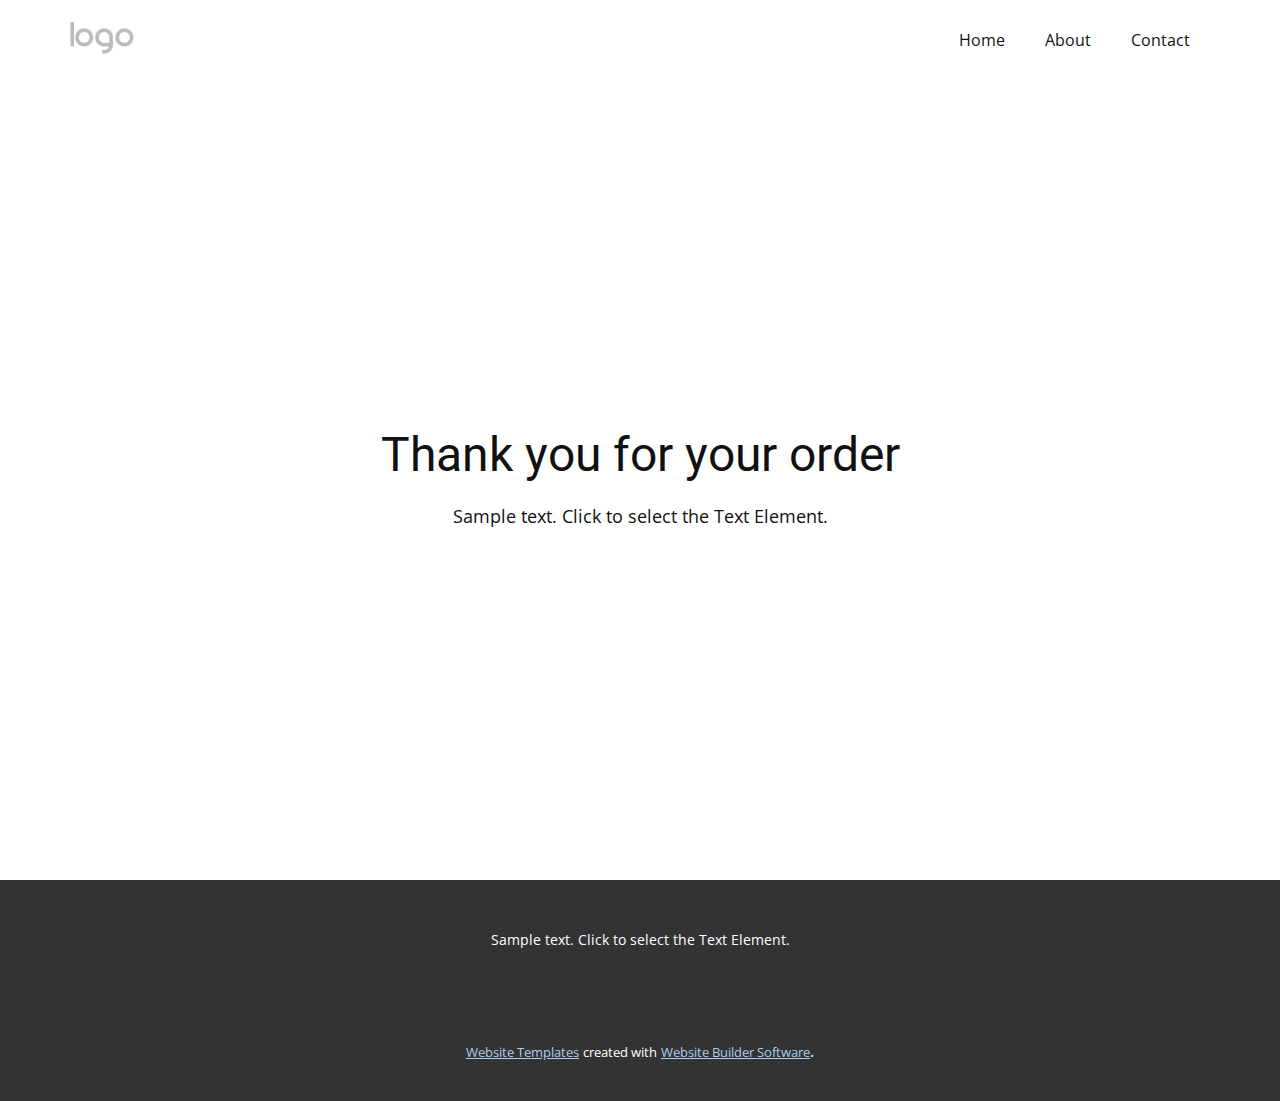
<file: thank-you-page.html>
<!DOCTYPE html>
<html style="font-size: 16px;" lang="en"><head>
    <meta name="viewport" content="width=device-width, initial-scale=1.0">
    <meta charset="utf-8">
    <meta name="keywords" content="Thank you for your order">
    <meta name="description" content="">
    <title>Thank You Page Template</title>
    <link rel="stylesheet" href="nicepage.css" media="screen">
<link rel="stylesheet" href="Thank-You-Page-Template.css" media="screen">
    <script class="u-script" type="text/javascript" src="jquery.js" defer=""></script>
    <script class="u-script" type="text/javascript" src="nicepage.js" defer=""></script>
    <meta name="generator" content="Nicepage 5.17.1, nicepage.com">
    <link id="u-theme-google-font" rel="stylesheet" href="https://fonts.googleapis.com/css?family=Roboto:100,100i,300,300i,400,400i,500,500i,700,700i,900,900i|Open+Sans:300,300i,400,400i,500,500i,600,600i,700,700i,800,800i">
    
    
    
    <script type="application/ld+json">{
		"@context": "http://schema.org",
		"@type": "Organization",
		"name": "",
		"logo": "images/default-logo.png"
}</script>
    <meta name="theme-color" content="#478ac9">
    <meta property="og:title" content="Thank You Page Template">
    <meta property="og:type" content="website">
  <meta data-intl-tel-input-cdn-path="intlTelInput/"></head>
  <body class="u-body u-xl-mode" data-lang="en"><header class="u-clearfix u-header u-header" id="sec-1793"><div class="u-clearfix u-sheet u-valign-middle u-sheet-1">
        <a href="https://nicepage.com" class="u-image u-logo u-image-1">
          <img src="images/default-logo.png" class="u-logo-image u-logo-image-1">
        </a>
        <nav class="u-menu u-menu-dropdown u-offcanvas u-menu-1">
          <div class="menu-collapse" style="font-size: 1rem; letter-spacing: 0px;">
            <a class="u-button-style u-custom-left-right-menu-spacing u-custom-padding-bottom u-custom-top-bottom-menu-spacing u-nav-link u-text-active-palette-1-base u-text-hover-palette-2-base" href="#">
              <svg class="u-svg-link" viewBox="0 0 24 24"><use xmlns:xlink="http://www.w3.org/1999/xlink" xlink:href="#menu-hamburger"></use></svg>
              <svg class="u-svg-content" version="1.1" id="menu-hamburger" viewBox="0 0 16 16" x="0px" y="0px" xmlns:xlink="http://www.w3.org/1999/xlink" xmlns="http://www.w3.org/2000/svg"><g><rect y="1" width="16" height="2"></rect><rect y="7" width="16" height="2"></rect><rect y="13" width="16" height="2"></rect>
</g></svg>
            </a>
          </div>
          <div class="u-nav-container">
            <ul class="u-nav u-unstyled u-nav-1"><li class="u-nav-item"><a class="u-button-style u-nav-link u-text-active-palette-1-base u-text-hover-palette-2-base" href="Home.html" style="padding: 10px 20px;">Home</a>
</li><li class="u-nav-item"><a class="u-button-style u-nav-link u-text-active-palette-1-base u-text-hover-palette-2-base" href="About.html" style="padding: 10px 20px;">About</a>
</li><li class="u-nav-item"><a class="u-button-style u-nav-link u-text-active-palette-1-base u-text-hover-palette-2-base" href="Contact.html" style="padding: 10px 20px;">Contact</a>
</li></ul>
          </div>
          <div class="u-nav-container-collapse">
            <div class="u-black u-container-style u-inner-container-layout u-opacity u-opacity-95 u-sidenav">
              <div class="u-inner-container-layout u-sidenav-overflow">
                <div class="u-menu-close"></div>
                <ul class="u-align-center u-nav u-popupmenu-items u-unstyled u-nav-2"><li class="u-nav-item"><a class="u-button-style u-nav-link" href="Home.html">Home</a>
</li><li class="u-nav-item"><a class="u-button-style u-nav-link" href="About.html">About</a>
</li><li class="u-nav-item"><a class="u-button-style u-nav-link" href="Contact.html">Contact</a>
</li></ul>
              </div>
            </div>
            <div class="u-black u-menu-overlay u-opacity u-opacity-70"></div>
          </div>
        </nav>
      </div></header>
    <section class="u-align-center u-clearfix u-container-align-center u-section-1" id="sec-63f8">
      <div class="u-clearfix u-sheet u-valign-middle u-sheet-1">
        <h2 class="u-align-center u-text u-text-default u-text-1"> Thank you for your order</h2>
        <p class="u-align-center u-text u-text-default u-text-2">Sample text. Click to select the Text Element.</p>
      </div>
    </section>
    
    
    
    <footer class="u-align-center u-clearfix u-footer u-grey-80 u-footer" id="sec-edca"><div class="u-clearfix u-sheet u-sheet-1">
        <p class="u-small-text u-text u-text-variant u-text-1">Sample text. Click to select the Text Element.</p>
      </div></footer>
    <section class="u-backlink u-clearfix u-grey-80">
      <a class="u-link" href="https://nicepage.com/website-templates" target="_blank">
        <span>Website Templates</span>
      </a>
      <p class="u-text">
        <span>created with</span>
      </p>
      <a class="u-link" href="" target="_blank">
        <span>Website Builder Software</span>
      </a>. 
    </section>
  
</body></html>
</file>
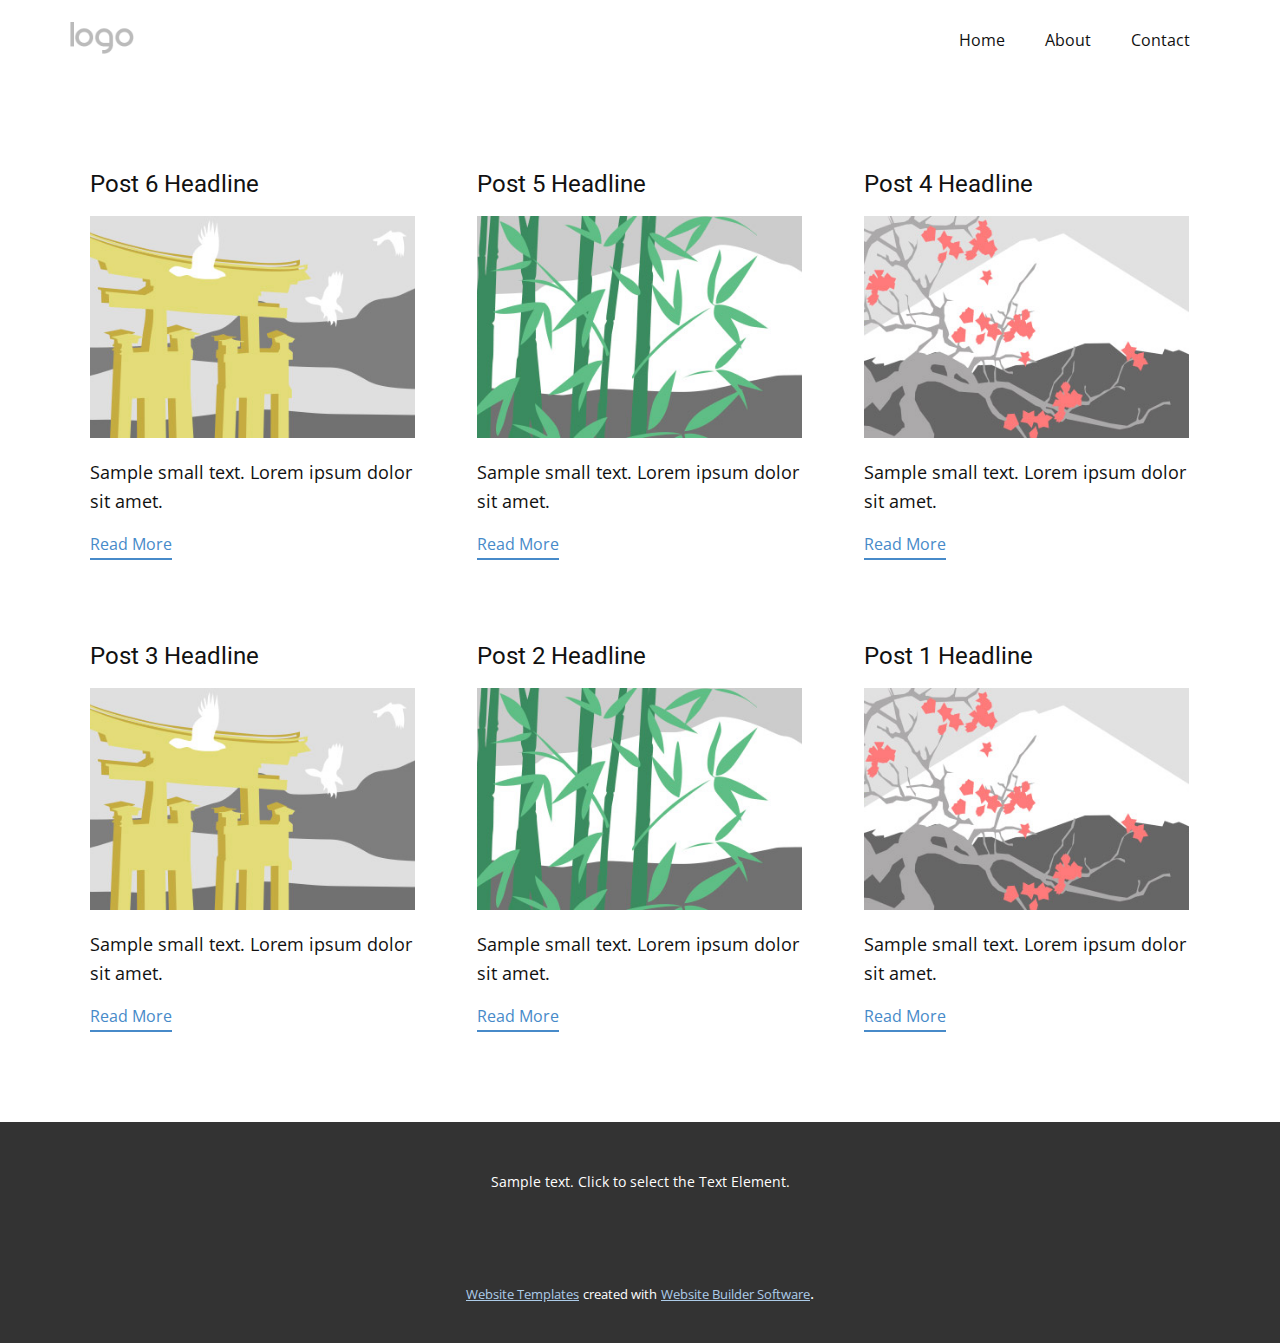
<file: blog/blog.html>
<!DOCTYPE html>
<html style="font-size: 16px;" lang="en"><head>
    <meta name="viewport" content="width=device-width, initial-scale=1.0">
    <meta charset="utf-8">
    <meta name="keywords" content="">
    <meta name="description" content="">
    <title>Blog Template</title>
    <link rel="stylesheet" href="../nicepage.css" media="screen">
<link rel="stylesheet" href="../Blog-Template.css" media="screen">
    <script class="u-script" type="text/javascript" src="../jquery.js" defer=""></script>
    <script class="u-script" type="text/javascript" src="../nicepage.js" defer=""></script>
    <meta name="generator" content="Nicepage 5.17.1, nicepage.com">
    <link id="u-theme-google-font" rel="stylesheet" href="https://fonts.googleapis.com/css?family=Roboto:100,100i,300,300i,400,400i,500,500i,700,700i,900,900i|Open+Sans:300,300i,400,400i,500,500i,600,600i,700,700i,800,800i">
    
    
    
    <script type="application/ld+json">{
		"@context": "http://schema.org",
		"@type": "Organization",
		"name": "",
		"logo": "images/default-logo.png"
}</script>
    <meta name="theme-color" content="#478ac9">
  <meta data-intl-tel-input-cdn-path="intlTelInput/"></head>
  <body class="u-body u-xl-mode" data-lang="en"><header class="u-clearfix u-header u-header" id="sec-1793"><div class="u-clearfix u-sheet u-valign-middle u-sheet-1">
        <a href="https://nicepage.com" class="u-image u-logo u-image-1">
          <img src="../images/default-logo.png" class="u-logo-image u-logo-image-1">
        </a>
        <nav class="u-menu u-menu-dropdown u-offcanvas u-menu-1">
          <div class="menu-collapse" style="font-size: 1rem; letter-spacing: 0px;">
            <a class="u-button-style u-custom-left-right-menu-spacing u-custom-padding-bottom u-custom-top-bottom-menu-spacing u-nav-link u-text-active-palette-1-base u-text-hover-palette-2-base" href="#">
              <svg class="u-svg-link" viewBox="0 0 24 24"><use xmlns:xlink="http://www.w3.org/1999/xlink" xlink:href="#menu-hamburger"></use></svg>
              <svg class="u-svg-content" version="1.1" id="menu-hamburger" viewBox="0 0 16 16" x="0px" y="0px" xmlns:xlink="http://www.w3.org/1999/xlink" xmlns="http://www.w3.org/2000/svg"><g><rect y="1" width="16" height="2"></rect><rect y="7" width="16" height="2"></rect><rect y="13" width="16" height="2"></rect>
</g></svg>
            </a>
          </div>
          <div class="u-nav-container">
            <ul class="u-nav u-unstyled u-nav-1"><li class="u-nav-item"><a class="u-button-style u-nav-link u-text-active-palette-1-base u-text-hover-palette-2-base" href="../Home.html" style="padding: 10px 20px;">Home</a>
</li><li class="u-nav-item"><a class="u-button-style u-nav-link u-text-active-palette-1-base u-text-hover-palette-2-base" href="../About.html" style="padding: 10px 20px;">About</a>
</li><li class="u-nav-item"><a class="u-button-style u-nav-link u-text-active-palette-1-base u-text-hover-palette-2-base" href="../Contact.html" style="padding: 10px 20px;">Contact</a>
</li></ul>
          </div>
          <div class="u-nav-container-collapse">
            <div class="u-black u-container-style u-inner-container-layout u-opacity u-opacity-95 u-sidenav">
              <div class="u-inner-container-layout u-sidenav-overflow">
                <div class="u-menu-close"></div>
                <ul class="u-align-center u-nav u-popupmenu-items u-unstyled u-nav-2"><li class="u-nav-item"><a class="u-button-style u-nav-link" href="../Home.html">Home</a>
</li><li class="u-nav-item"><a class="u-button-style u-nav-link" href="../About.html">About</a>
</li><li class="u-nav-item"><a class="u-button-style u-nav-link" href="../Contact.html">Contact</a>
</li></ul>
              </div>
            </div>
            <div class="u-black u-menu-overlay u-opacity u-opacity-70"></div>
          </div>
        </nav>
      </div></header>
    <section class="u-clearfix u-section-1" id="sec-b9e6">
      <div class="u-clearfix u-sheet u-valign-middle u-sheet-1"><!--blog--><!--blog_options_json--><!--{"type":"Recent","source":"","tags":"","count":""}--><!--/blog_options_json-->
        <div class="u-blog u-expanded-width u-repeater u-repeater-1"><!--blog_post-->
          <div class="u-blog-post u-container-style u-repeater-item u-white u-repeater-item-1">
            <div class="u-container-layout u-similar-container u-valign-top u-container-layout-1"><!--blog_post_header-->
              <h4 class="u-blog-control u-text u-text-1">
                <a class="u-post-header-link" href="../blog/post-5.html">Post 6 Headline</a>
              </h4><!--/blog_post_header--><!--blog_post_image-->
              <a class="u-post-header-link" href="../blog/post-5.html"><img alt="" class="u-blog-control u-expanded-width u-image u-image-default u-image-1" src="../images/8ad73f3c.jpeg"></a><!--/blog_post_image--><!--blog_post_content-->
              <div class="u-blog-control u-post-content u-text u-text-2 fr-view">Sample small text. Lorem ipsum dolor sit amet.</div><!--/blog_post_content--><!--blog_post_readmore-->
              <a href="../blog/post-5.html" class="u-blog-control u-border-2 u-border-palette-1-base u-btn u-btn-rectangle u-button-style u-none u-btn-1"><!--blog_post_readmore_content--><!--options_json--><!--{"content":"","defaultValue":"Read More"}--><!--/options_json-->Read More<!--/blog_post_readmore_content--></a><!--/blog_post_readmore-->
            </div>
          </div><div class="u-blog-post u-container-style u-repeater-item u-video-cover u-white">
            <div class="u-container-layout u-similar-container u-valign-top u-container-layout-2"><!--blog_post_header-->
              <h4 class="u-blog-control u-text u-text-3">
                <a class="u-post-header-link" href="../blog/post-4.html">Post 5 Headline</a>
              </h4><!--/blog_post_header--><!--blog_post_image-->
              <a class="u-post-header-link" href="../blog/post-4.html"><img alt="" class="u-blog-control u-expanded-width u-image u-image-default u-image-2" src="../images/68f64b9d.jpeg"></a><!--/blog_post_image--><!--blog_post_content-->
              <div class="u-blog-control u-post-content u-text u-text-4 fr-view">Sample small text. Lorem ipsum dolor sit amet.</div><!--/blog_post_content--><!--blog_post_readmore-->
              <a href="../blog/post-4.html" class="u-blog-control u-border-2 u-border-palette-1-base u-btn u-btn-rectangle u-button-style u-none u-btn-2"><!--blog_post_readmore_content--><!--options_json--><!--{"content":"","defaultValue":"Read More"}--><!--/options_json-->Read More<!--/blog_post_readmore_content--></a><!--/blog_post_readmore-->
            </div>
          </div><div class="u-blog-post u-container-style u-repeater-item u-video-cover u-white">
            <div class="u-container-layout u-similar-container u-valign-top u-container-layout-3"><!--blog_post_header-->
              <h4 class="u-blog-control u-text u-text-5">
                <a class="u-post-header-link" href="../blog/post-3.html">Post 4 Headline</a>
              </h4><!--/blog_post_header--><!--blog_post_image-->
              <a class="u-post-header-link" href="../blog/post-3.html"><img alt="" class="u-blog-control u-expanded-width u-image u-image-default u-image-3" src="../images/0fd3416c.jpeg"></a><!--/blog_post_image--><!--blog_post_content-->
              <div class="u-blog-control u-post-content u-text u-text-6 fr-view">Sample small text. Lorem ipsum dolor sit amet.</div><!--/blog_post_content--><!--blog_post_readmore-->
              <a href="../blog/post-3.html" class="u-blog-control u-border-2 u-border-palette-1-base u-btn u-btn-rectangle u-button-style u-none u-btn-3"><!--blog_post_readmore_content--><!--options_json--><!--{"content":"","defaultValue":"Read More"}--><!--/options_json-->Read More<!--/blog_post_readmore_content--></a><!--/blog_post_readmore-->
            </div>
          </div><div class="u-blog-post u-container-style u-repeater-item u-white u-repeater-item-1">
            <div class="u-container-layout u-similar-container u-valign-top u-container-layout-1"><!--blog_post_header-->
              <h4 class="u-blog-control u-text u-text-1">
                <a class="u-post-header-link" href="../blog/post-2.html">Post 3 Headline</a>
              </h4><!--/blog_post_header--><!--blog_post_image-->
              <a class="u-post-header-link" href="../blog/post-2.html"><img alt="" class="u-blog-control u-expanded-width u-image u-image-default u-image-1" src="../images/8ad73f3c.jpeg"></a><!--/blog_post_image--><!--blog_post_content-->
              <div class="u-blog-control u-post-content u-text u-text-2 fr-view">Sample small text. Lorem ipsum dolor sit amet.</div><!--/blog_post_content--><!--blog_post_readmore-->
              <a href="../blog/post-2.html" class="u-blog-control u-border-2 u-border-palette-1-base u-btn u-btn-rectangle u-button-style u-none u-btn-1"><!--blog_post_readmore_content--><!--options_json--><!--{"content":"","defaultValue":"Read More"}--><!--/options_json-->Read More<!--/blog_post_readmore_content--></a><!--/blog_post_readmore-->
            </div>
          </div><div class="u-blog-post u-container-style u-repeater-item u-video-cover u-white">
            <div class="u-container-layout u-similar-container u-valign-top u-container-layout-2"><!--blog_post_header-->
              <h4 class="u-blog-control u-text u-text-3">
                <a class="u-post-header-link" href="../blog/post-1.html">Post 2 Headline</a>
              </h4><!--/blog_post_header--><!--blog_post_image-->
              <a class="u-post-header-link" href="../blog/post-1.html"><img alt="" class="u-blog-control u-expanded-width u-image u-image-default u-image-2" src="../images/68f64b9d.jpeg"></a><!--/blog_post_image--><!--blog_post_content-->
              <div class="u-blog-control u-post-content u-text u-text-4 fr-view">Sample small text. Lorem ipsum dolor sit amet.</div><!--/blog_post_content--><!--blog_post_readmore-->
              <a href="../blog/post-1.html" class="u-blog-control u-border-2 u-border-palette-1-base u-btn u-btn-rectangle u-button-style u-none u-btn-2"><!--blog_post_readmore_content--><!--options_json--><!--{"content":"","defaultValue":"Read More"}--><!--/options_json-->Read More<!--/blog_post_readmore_content--></a><!--/blog_post_readmore-->
            </div>
          </div><div class="u-blog-post u-container-style u-repeater-item u-video-cover u-white">
            <div class="u-container-layout u-similar-container u-valign-top u-container-layout-3"><!--blog_post_header-->
              <h4 class="u-blog-control u-text u-text-5">
                <a class="u-post-header-link" href="../blog/post.html">Post 1 Headline</a>
              </h4><!--/blog_post_header--><!--blog_post_image-->
              <a class="u-post-header-link" href="../blog/post.html"><img alt="" class="u-blog-control u-expanded-width u-image u-image-default u-image-3" src="../images/0fd3416c.jpeg"></a><!--/blog_post_image--><!--blog_post_content-->
              <div class="u-blog-control u-post-content u-text u-text-6 fr-view">Sample small text. Lorem ipsum dolor sit amet.</div><!--/blog_post_content--><!--blog_post_readmore-->
              <a href="../blog/post.html" class="u-blog-control u-border-2 u-border-palette-1-base u-btn u-btn-rectangle u-button-style u-none u-btn-3"><!--blog_post_readmore_content--><!--options_json--><!--{"content":"","defaultValue":"Read More"}--><!--/options_json-->Read More<!--/blog_post_readmore_content--></a><!--/blog_post_readmore-->
            </div>
          </div><!--/blog_post--><!--blog_post-->
          <!--/blog_post--><!--blog_post-->
          <!--/blog_post-->
        </div><!--/blog-->
      </div>
    </section>
    
    
    
    <footer class="u-align-center u-clearfix u-footer u-grey-80 u-footer" id="sec-edca"><div class="u-clearfix u-sheet u-sheet-1">
        <p class="u-small-text u-text u-text-variant u-text-1">Sample text. Click to select the Text Element.</p>
      </div></footer>
    <section class="u-backlink u-clearfix u-grey-80">
      <a class="u-link" href="https://nicepage.com/website-templates" target="_blank">
        <span>Website Templates</span>
      </a>
      <p class="u-text">
        <span>created with</span>
      </p>
      <a class="u-link" href="" target="_blank">
        <span>Website Builder Software</span>
      </a>. 
    </section>
  
</body></html>
</file>
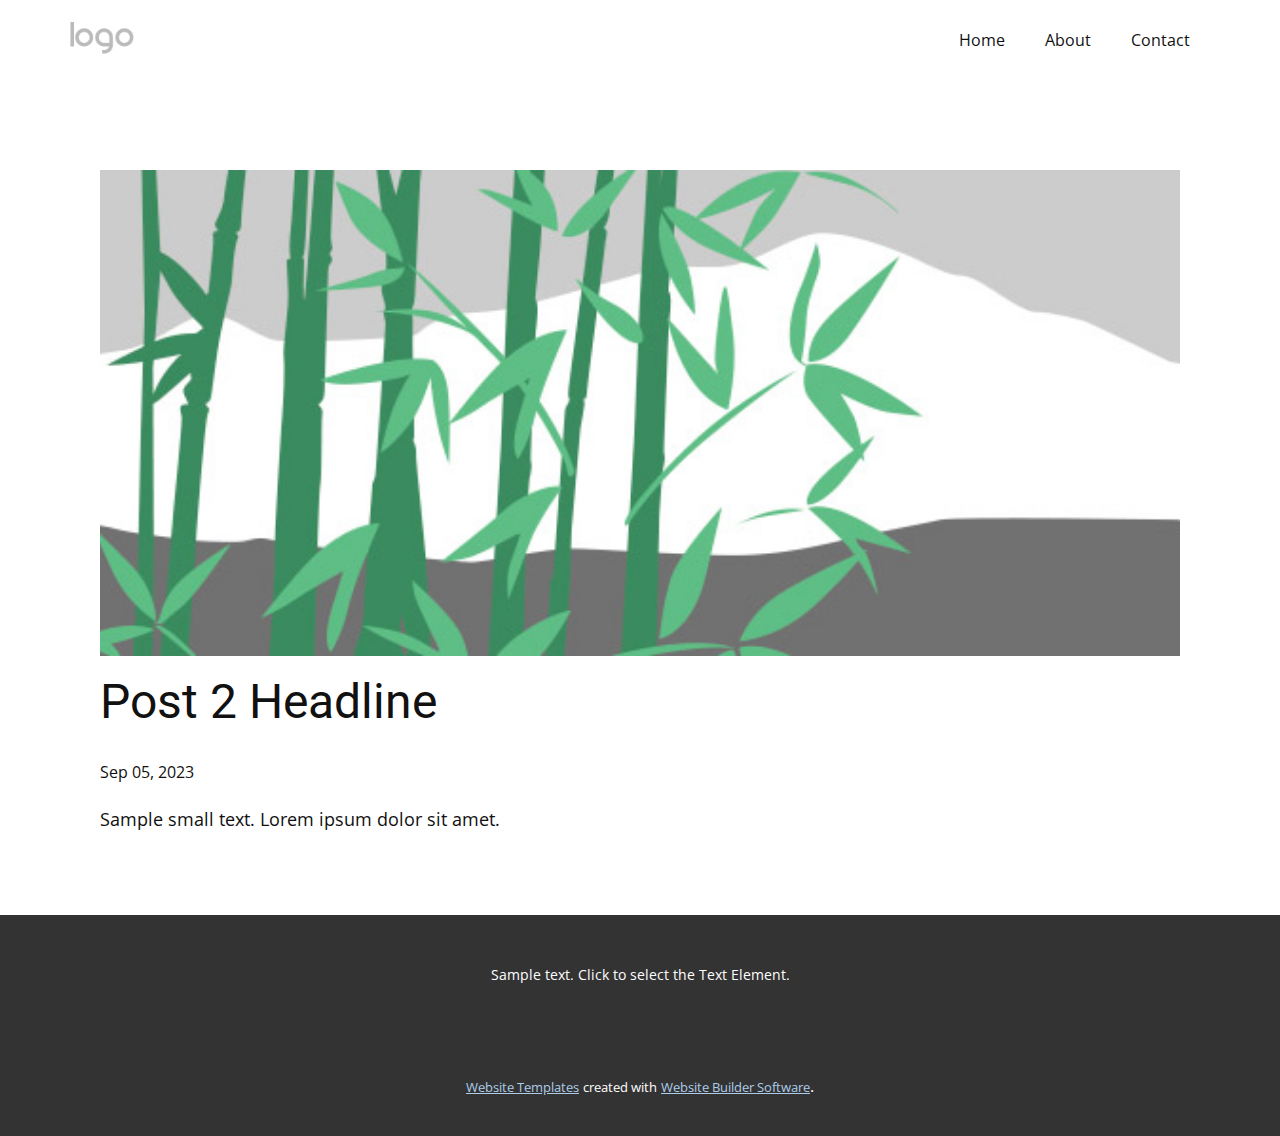
<file: blog/post-1.html>
<!DOCTYPE html>
<html style="font-size: 16px;" lang="en"><head>
    <meta name="viewport" content="width=device-width, initial-scale=1.0">
    <meta charset="utf-8">
    <meta name="keywords" content="Post 1 Headline">
    <meta name="description" content="">
    <title>Post 2 Headline</title>
    <link rel="stylesheet" href="../nicepage.css" media="screen">
<link rel="stylesheet" href="../Post-Template.css" media="screen">
    <script class="u-script" type="text/javascript" src="../jquery.js" defer=""></script>
    <script class="u-script" type="text/javascript" src="../nicepage.js" defer=""></script>
    <meta name="generator" content="Nicepage 5.17.1, nicepage.com">
    <link id="u-theme-google-font" rel="stylesheet" href="https://fonts.googleapis.com/css?family=Roboto:100,100i,300,300i,400,400i,500,500i,700,700i,900,900i|Open+Sans:300,300i,400,400i,500,500i,600,600i,700,700i,800,800i">
    
    
    
    <script type="application/ld+json">{
		"@context": "http://schema.org",
		"@type": "Organization",
		"name": "",
		"logo": "images/default-logo.png"
}</script>
    <meta name="theme-color" content="#478ac9">
  <meta data-intl-tel-input-cdn-path="intlTelInput/"></head>
  <body class="u-body u-xl-mode" data-lang="en"><header class="u-clearfix u-header u-header" id="sec-1793"><div class="u-clearfix u-sheet u-valign-middle u-sheet-1">
        <a href="https://nicepage.com" class="u-image u-logo u-image-1">
          <img src="../images/default-logo.png" class="u-logo-image u-logo-image-1">
        </a>
        <nav class="u-menu u-menu-dropdown u-offcanvas u-menu-1">
          <div class="menu-collapse" style="font-size: 1rem; letter-spacing: 0px;">
            <a class="u-button-style u-custom-left-right-menu-spacing u-custom-padding-bottom u-custom-top-bottom-menu-spacing u-nav-link u-text-active-palette-1-base u-text-hover-palette-2-base" href="#">
              <svg class="u-svg-link" viewBox="0 0 24 24"><use xmlns:xlink="http://www.w3.org/1999/xlink" xlink:href="#menu-hamburger"></use></svg>
              <svg class="u-svg-content" version="1.1" id="menu-hamburger" viewBox="0 0 16 16" x="0px" y="0px" xmlns:xlink="http://www.w3.org/1999/xlink" xmlns="http://www.w3.org/2000/svg"><g><rect y="1" width="16" height="2"></rect><rect y="7" width="16" height="2"></rect><rect y="13" width="16" height="2"></rect>
</g></svg>
            </a>
          </div>
          <div class="u-nav-container">
            <ul class="u-nav u-unstyled u-nav-1"><li class="u-nav-item"><a class="u-button-style u-nav-link u-text-active-palette-1-base u-text-hover-palette-2-base" href="../Home.html" style="padding: 10px 20px;">Home</a>
</li><li class="u-nav-item"><a class="u-button-style u-nav-link u-text-active-palette-1-base u-text-hover-palette-2-base" href="../About.html" style="padding: 10px 20px;">About</a>
</li><li class="u-nav-item"><a class="u-button-style u-nav-link u-text-active-palette-1-base u-text-hover-palette-2-base" href="../Contact.html" style="padding: 10px 20px;">Contact</a>
</li></ul>
          </div>
          <div class="u-nav-container-collapse">
            <div class="u-black u-container-style u-inner-container-layout u-opacity u-opacity-95 u-sidenav">
              <div class="u-inner-container-layout u-sidenav-overflow">
                <div class="u-menu-close"></div>
                <ul class="u-align-center u-nav u-popupmenu-items u-unstyled u-nav-2"><li class="u-nav-item"><a class="u-button-style u-nav-link" href="../Home.html">Home</a>
</li><li class="u-nav-item"><a class="u-button-style u-nav-link" href="../About.html">About</a>
</li><li class="u-nav-item"><a class="u-button-style u-nav-link" href="../Contact.html">Contact</a>
</li></ul>
              </div>
            </div>
            <div class="u-black u-menu-overlay u-opacity u-opacity-70"></div>
          </div>
        </nav>
      </div></header>
    <section class="u-align-center u-clearfix u-section-1" id="sec-bc5c">
      <div class="u-clearfix u-sheet u-valign-middle-md u-valign-middle-sm u-valign-middle-xs u-sheet-1"><!--post_details--><!--post_details_options_json--><!--{"source":""}--><!--/post_details_options_json--><!--blog_post-->
        <div class="u-container-style u-expanded-width u-post-details u-post-details-1">
          <div class="u-container-layout u-valign-middle u-container-layout-1"><!--blog_post_image-->
            <img alt="" class="u-blog-control u-expanded-width u-image u-image-default u-image-1" src="../images/68f64b9d.jpeg"><!--/blog_post_image--><!--blog_post_header-->
            <h2 class="u-blog-control u-text u-text-1">Post 2 Headline</h2><!--/blog_post_header--><!--blog_post_metadata-->
            <div class="u-blog-control u-metadata u-metadata-1"><!--blog_post_metadata_date-->
              <span class="u-meta-date u-meta-icon">Sep 05, 2023</span><!--/blog_post_metadata_date--><!--blog_post_metadata_category-->
              <!--/blog_post_metadata_category--><!--blog_post_metadata_comments-->
              <!--/blog_post_metadata_comments-->
            </div><!--/blog_post_metadata--><!--blog_post_content-->
            <div class="u-align-justify u-blog-control u-post-content u-text u-text-2 fr-view">
  Sample small text. Lorem ipsum dolor sit amet.
  </div><!--/blog_post_content-->
          </div>
        </div><!--/blog_post--><!--/post_details-->
      </div>
    </section>
    
    
    
    <footer class="u-align-center u-clearfix u-footer u-grey-80 u-footer" id="sec-edca"><div class="u-clearfix u-sheet u-sheet-1">
        <p class="u-small-text u-text u-text-variant u-text-1">Sample text. Click to select the Text Element.</p>
      </div></footer>
    <section class="u-backlink u-clearfix u-grey-80">
      <a class="u-link" href="https://nicepage.com/website-templates" target="_blank">
        <span>Website Templates</span>
      </a>
      <p class="u-text">
        <span>created with</span>
      </p>
      <a class="u-link" href="" target="_blank">
        <span>Website Builder Software</span>
      </a>. 
    </section>
  
</body></html>
</file>
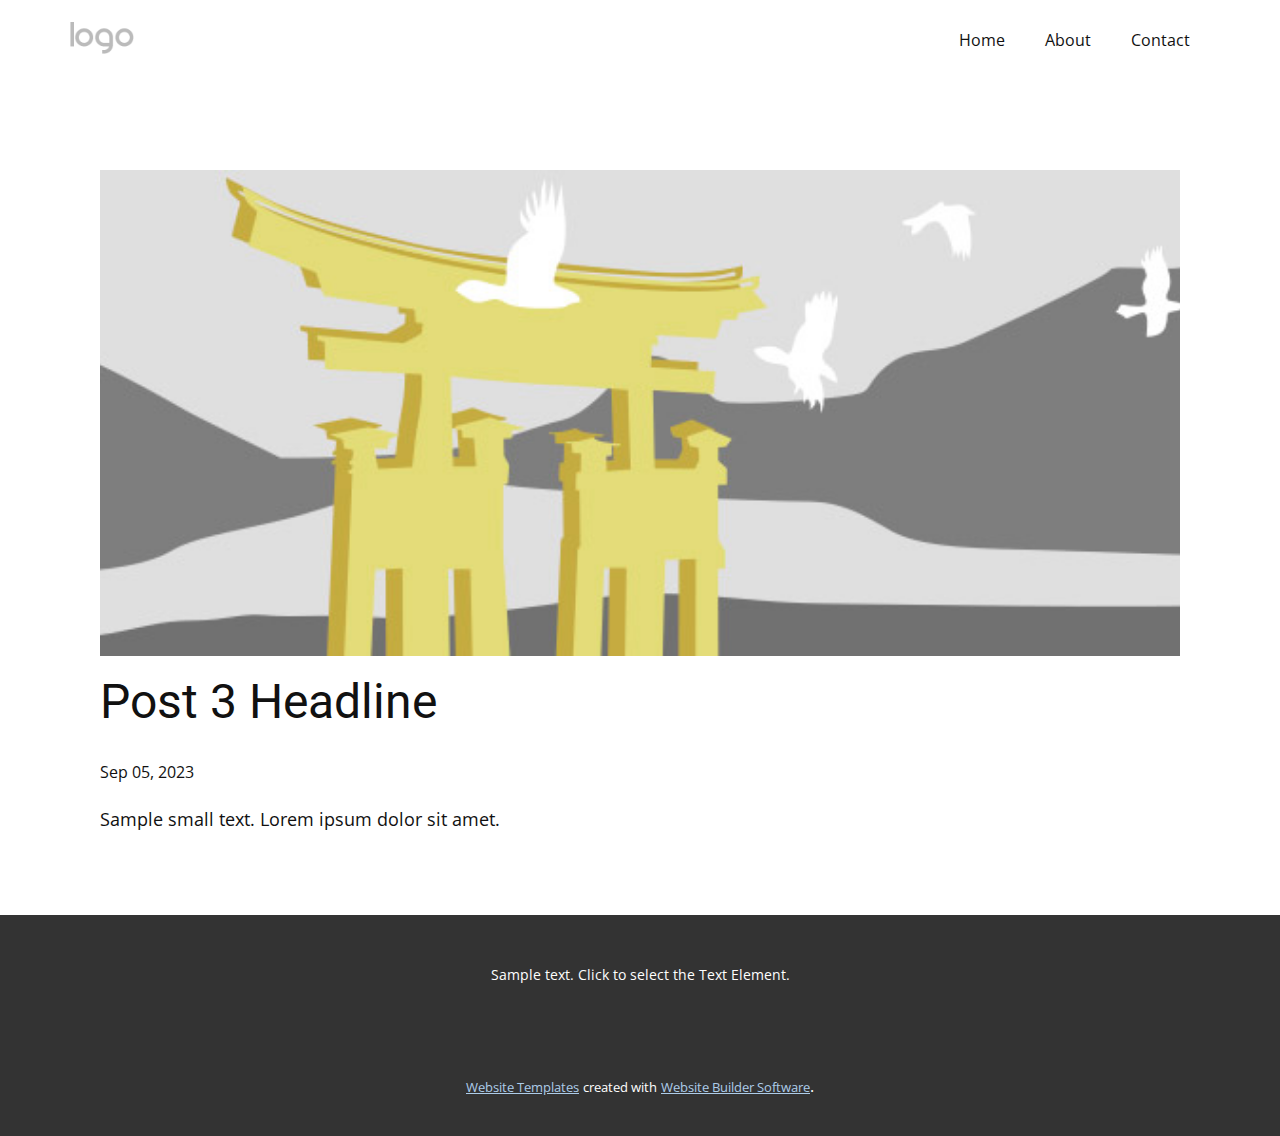
<file: blog/post-2.html>
<!DOCTYPE html>
<html style="font-size: 16px;" lang="en"><head>
    <meta name="viewport" content="width=device-width, initial-scale=1.0">
    <meta charset="utf-8">
    <meta name="keywords" content="Post 1 Headline">
    <meta name="description" content="">
    <title>Post 3 Headline</title>
    <link rel="stylesheet" href="../nicepage.css" media="screen">
<link rel="stylesheet" href="../Post-Template.css" media="screen">
    <script class="u-script" type="text/javascript" src="../jquery.js" defer=""></script>
    <script class="u-script" type="text/javascript" src="../nicepage.js" defer=""></script>
    <meta name="generator" content="Nicepage 5.17.1, nicepage.com">
    <link id="u-theme-google-font" rel="stylesheet" href="https://fonts.googleapis.com/css?family=Roboto:100,100i,300,300i,400,400i,500,500i,700,700i,900,900i|Open+Sans:300,300i,400,400i,500,500i,600,600i,700,700i,800,800i">
    
    
    
    <script type="application/ld+json">{
		"@context": "http://schema.org",
		"@type": "Organization",
		"name": "",
		"logo": "images/default-logo.png"
}</script>
    <meta name="theme-color" content="#478ac9">
  <meta data-intl-tel-input-cdn-path="intlTelInput/"></head>
  <body class="u-body u-xl-mode" data-lang="en"><header class="u-clearfix u-header u-header" id="sec-1793"><div class="u-clearfix u-sheet u-valign-middle u-sheet-1">
        <a href="https://nicepage.com" class="u-image u-logo u-image-1">
          <img src="../images/default-logo.png" class="u-logo-image u-logo-image-1">
        </a>
        <nav class="u-menu u-menu-dropdown u-offcanvas u-menu-1">
          <div class="menu-collapse" style="font-size: 1rem; letter-spacing: 0px;">
            <a class="u-button-style u-custom-left-right-menu-spacing u-custom-padding-bottom u-custom-top-bottom-menu-spacing u-nav-link u-text-active-palette-1-base u-text-hover-palette-2-base" href="#">
              <svg class="u-svg-link" viewBox="0 0 24 24"><use xmlns:xlink="http://www.w3.org/1999/xlink" xlink:href="#menu-hamburger"></use></svg>
              <svg class="u-svg-content" version="1.1" id="menu-hamburger" viewBox="0 0 16 16" x="0px" y="0px" xmlns:xlink="http://www.w3.org/1999/xlink" xmlns="http://www.w3.org/2000/svg"><g><rect y="1" width="16" height="2"></rect><rect y="7" width="16" height="2"></rect><rect y="13" width="16" height="2"></rect>
</g></svg>
            </a>
          </div>
          <div class="u-nav-container">
            <ul class="u-nav u-unstyled u-nav-1"><li class="u-nav-item"><a class="u-button-style u-nav-link u-text-active-palette-1-base u-text-hover-palette-2-base" href="../Home.html" style="padding: 10px 20px;">Home</a>
</li><li class="u-nav-item"><a class="u-button-style u-nav-link u-text-active-palette-1-base u-text-hover-palette-2-base" href="../About.html" style="padding: 10px 20px;">About</a>
</li><li class="u-nav-item"><a class="u-button-style u-nav-link u-text-active-palette-1-base u-text-hover-palette-2-base" href="../Contact.html" style="padding: 10px 20px;">Contact</a>
</li></ul>
          </div>
          <div class="u-nav-container-collapse">
            <div class="u-black u-container-style u-inner-container-layout u-opacity u-opacity-95 u-sidenav">
              <div class="u-inner-container-layout u-sidenav-overflow">
                <div class="u-menu-close"></div>
                <ul class="u-align-center u-nav u-popupmenu-items u-unstyled u-nav-2"><li class="u-nav-item"><a class="u-button-style u-nav-link" href="../Home.html">Home</a>
</li><li class="u-nav-item"><a class="u-button-style u-nav-link" href="../About.html">About</a>
</li><li class="u-nav-item"><a class="u-button-style u-nav-link" href="../Contact.html">Contact</a>
</li></ul>
              </div>
            </div>
            <div class="u-black u-menu-overlay u-opacity u-opacity-70"></div>
          </div>
        </nav>
      </div></header>
    <section class="u-align-center u-clearfix u-section-1" id="sec-bc5c">
      <div class="u-clearfix u-sheet u-valign-middle-md u-valign-middle-sm u-valign-middle-xs u-sheet-1"><!--post_details--><!--post_details_options_json--><!--{"source":""}--><!--/post_details_options_json--><!--blog_post-->
        <div class="u-container-style u-expanded-width u-post-details u-post-details-1">
          <div class="u-container-layout u-valign-middle u-container-layout-1"><!--blog_post_image-->
            <img alt="" class="u-blog-control u-expanded-width u-image u-image-default u-image-1" src="../images/8ad73f3c.jpeg"><!--/blog_post_image--><!--blog_post_header-->
            <h2 class="u-blog-control u-text u-text-1">Post 3 Headline</h2><!--/blog_post_header--><!--blog_post_metadata-->
            <div class="u-blog-control u-metadata u-metadata-1"><!--blog_post_metadata_date-->
              <span class="u-meta-date u-meta-icon">Sep 05, 2023</span><!--/blog_post_metadata_date--><!--blog_post_metadata_category-->
              <!--/blog_post_metadata_category--><!--blog_post_metadata_comments-->
              <!--/blog_post_metadata_comments-->
            </div><!--/blog_post_metadata--><!--blog_post_content-->
            <div class="u-align-justify u-blog-control u-post-content u-text u-text-2 fr-view">
  Sample small text. Lorem ipsum dolor sit amet.
  </div><!--/blog_post_content-->
          </div>
        </div><!--/blog_post--><!--/post_details-->
      </div>
    </section>
    
    
    
    <footer class="u-align-center u-clearfix u-footer u-grey-80 u-footer" id="sec-edca"><div class="u-clearfix u-sheet u-sheet-1">
        <p class="u-small-text u-text u-text-variant u-text-1">Sample text. Click to select the Text Element.</p>
      </div></footer>
    <section class="u-backlink u-clearfix u-grey-80">
      <a class="u-link" href="https://nicepage.com/website-templates" target="_blank">
        <span>Website Templates</span>
      </a>
      <p class="u-text">
        <span>created with</span>
      </p>
      <a class="u-link" href="" target="_blank">
        <span>Website Builder Software</span>
      </a>. 
    </section>
  
</body></html>
</file>
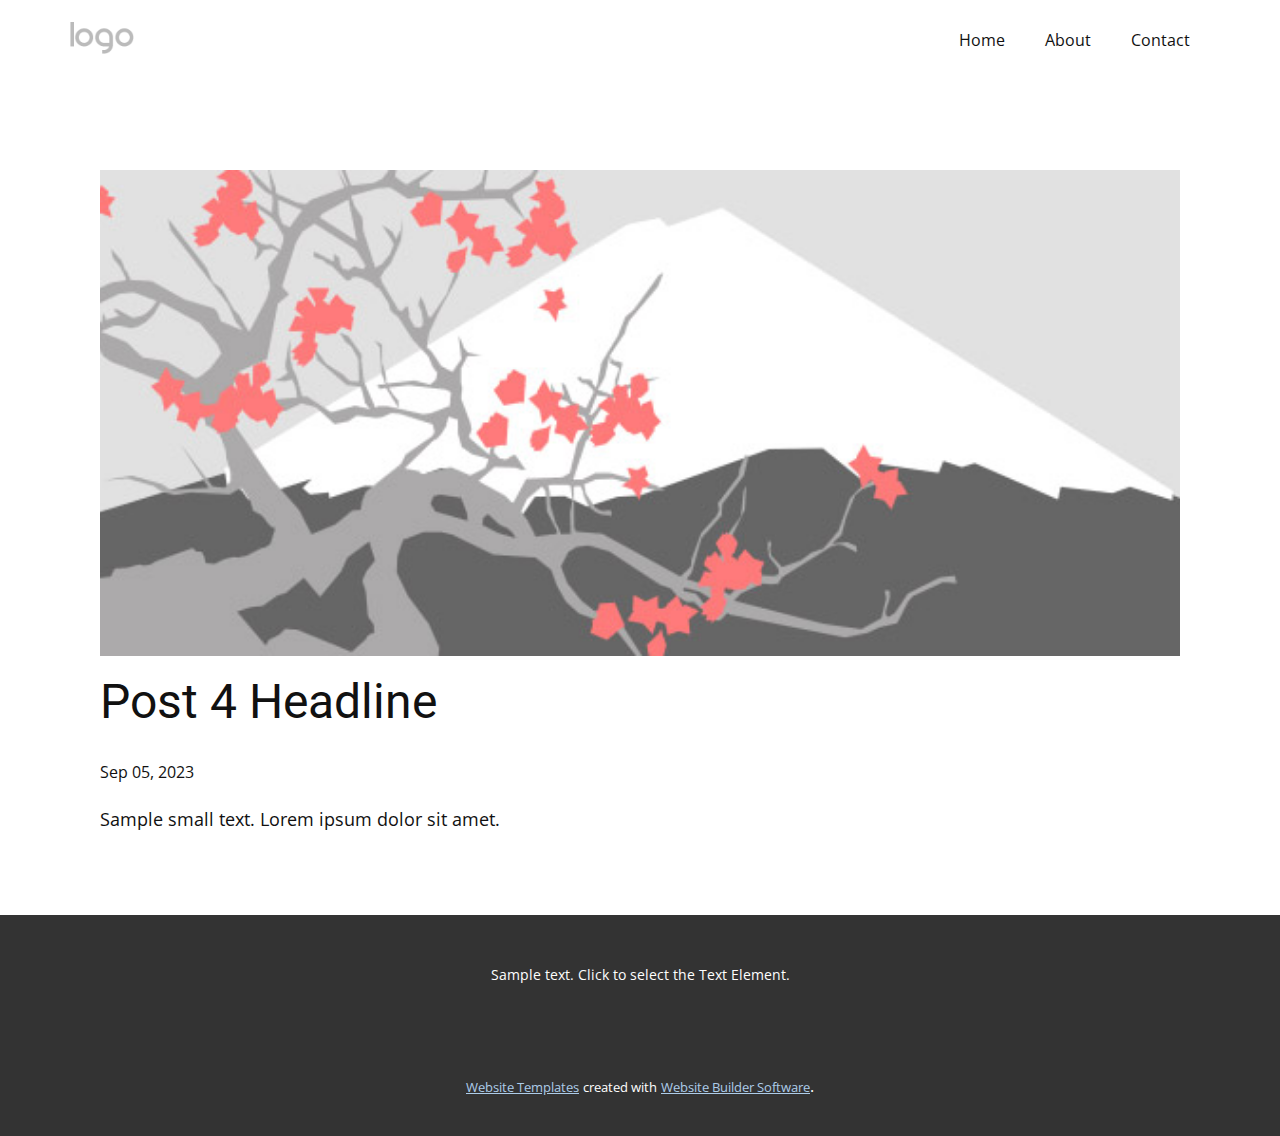
<file: blog/post-3.html>
<!DOCTYPE html>
<html style="font-size: 16px;" lang="en"><head>
    <meta name="viewport" content="width=device-width, initial-scale=1.0">
    <meta charset="utf-8">
    <meta name="keywords" content="Post 1 Headline">
    <meta name="description" content="">
    <title>Post 4 Headline</title>
    <link rel="stylesheet" href="../nicepage.css" media="screen">
<link rel="stylesheet" href="../Post-Template.css" media="screen">
    <script class="u-script" type="text/javascript" src="../jquery.js" defer=""></script>
    <script class="u-script" type="text/javascript" src="../nicepage.js" defer=""></script>
    <meta name="generator" content="Nicepage 5.17.1, nicepage.com">
    <link id="u-theme-google-font" rel="stylesheet" href="https://fonts.googleapis.com/css?family=Roboto:100,100i,300,300i,400,400i,500,500i,700,700i,900,900i|Open+Sans:300,300i,400,400i,500,500i,600,600i,700,700i,800,800i">
    
    
    
    <script type="application/ld+json">{
		"@context": "http://schema.org",
		"@type": "Organization",
		"name": "",
		"logo": "images/default-logo.png"
}</script>
    <meta name="theme-color" content="#478ac9">
  <meta data-intl-tel-input-cdn-path="intlTelInput/"></head>
  <body class="u-body u-xl-mode" data-lang="en"><header class="u-clearfix u-header u-header" id="sec-1793"><div class="u-clearfix u-sheet u-valign-middle u-sheet-1">
        <a href="https://nicepage.com" class="u-image u-logo u-image-1">
          <img src="../images/default-logo.png" class="u-logo-image u-logo-image-1">
        </a>
        <nav class="u-menu u-menu-dropdown u-offcanvas u-menu-1">
          <div class="menu-collapse" style="font-size: 1rem; letter-spacing: 0px;">
            <a class="u-button-style u-custom-left-right-menu-spacing u-custom-padding-bottom u-custom-top-bottom-menu-spacing u-nav-link u-text-active-palette-1-base u-text-hover-palette-2-base" href="#">
              <svg class="u-svg-link" viewBox="0 0 24 24"><use xmlns:xlink="http://www.w3.org/1999/xlink" xlink:href="#menu-hamburger"></use></svg>
              <svg class="u-svg-content" version="1.1" id="menu-hamburger" viewBox="0 0 16 16" x="0px" y="0px" xmlns:xlink="http://www.w3.org/1999/xlink" xmlns="http://www.w3.org/2000/svg"><g><rect y="1" width="16" height="2"></rect><rect y="7" width="16" height="2"></rect><rect y="13" width="16" height="2"></rect>
</g></svg>
            </a>
          </div>
          <div class="u-nav-container">
            <ul class="u-nav u-unstyled u-nav-1"><li class="u-nav-item"><a class="u-button-style u-nav-link u-text-active-palette-1-base u-text-hover-palette-2-base" href="../Home.html" style="padding: 10px 20px;">Home</a>
</li><li class="u-nav-item"><a class="u-button-style u-nav-link u-text-active-palette-1-base u-text-hover-palette-2-base" href="../About.html" style="padding: 10px 20px;">About</a>
</li><li class="u-nav-item"><a class="u-button-style u-nav-link u-text-active-palette-1-base u-text-hover-palette-2-base" href="../Contact.html" style="padding: 10px 20px;">Contact</a>
</li></ul>
          </div>
          <div class="u-nav-container-collapse">
            <div class="u-black u-container-style u-inner-container-layout u-opacity u-opacity-95 u-sidenav">
              <div class="u-inner-container-layout u-sidenav-overflow">
                <div class="u-menu-close"></div>
                <ul class="u-align-center u-nav u-popupmenu-items u-unstyled u-nav-2"><li class="u-nav-item"><a class="u-button-style u-nav-link" href="../Home.html">Home</a>
</li><li class="u-nav-item"><a class="u-button-style u-nav-link" href="../About.html">About</a>
</li><li class="u-nav-item"><a class="u-button-style u-nav-link" href="../Contact.html">Contact</a>
</li></ul>
              </div>
            </div>
            <div class="u-black u-menu-overlay u-opacity u-opacity-70"></div>
          </div>
        </nav>
      </div></header>
    <section class="u-align-center u-clearfix u-section-1" id="sec-bc5c">
      <div class="u-clearfix u-sheet u-valign-middle-md u-valign-middle-sm u-valign-middle-xs u-sheet-1"><!--post_details--><!--post_details_options_json--><!--{"source":""}--><!--/post_details_options_json--><!--blog_post-->
        <div class="u-container-style u-expanded-width u-post-details u-post-details-1">
          <div class="u-container-layout u-valign-middle u-container-layout-1"><!--blog_post_image-->
            <img alt="" class="u-blog-control u-expanded-width u-image u-image-default u-image-1" src="../images/0fd3416c.jpeg"><!--/blog_post_image--><!--blog_post_header-->
            <h2 class="u-blog-control u-text u-text-1">Post 4 Headline</h2><!--/blog_post_header--><!--blog_post_metadata-->
            <div class="u-blog-control u-metadata u-metadata-1"><!--blog_post_metadata_date-->
              <span class="u-meta-date u-meta-icon">Sep 05, 2023</span><!--/blog_post_metadata_date--><!--blog_post_metadata_category-->
              <!--/blog_post_metadata_category--><!--blog_post_metadata_comments-->
              <!--/blog_post_metadata_comments-->
            </div><!--/blog_post_metadata--><!--blog_post_content-->
            <div class="u-align-justify u-blog-control u-post-content u-text u-text-2 fr-view">
  Sample small text. Lorem ipsum dolor sit amet.
  </div><!--/blog_post_content-->
          </div>
        </div><!--/blog_post--><!--/post_details-->
      </div>
    </section>
    
    
    
    <footer class="u-align-center u-clearfix u-footer u-grey-80 u-footer" id="sec-edca"><div class="u-clearfix u-sheet u-sheet-1">
        <p class="u-small-text u-text u-text-variant u-text-1">Sample text. Click to select the Text Element.</p>
      </div></footer>
    <section class="u-backlink u-clearfix u-grey-80">
      <a class="u-link" href="https://nicepage.com/website-templates" target="_blank">
        <span>Website Templates</span>
      </a>
      <p class="u-text">
        <span>created with</span>
      </p>
      <a class="u-link" href="" target="_blank">
        <span>Website Builder Software</span>
      </a>. 
    </section>
  
</body></html>
</file>
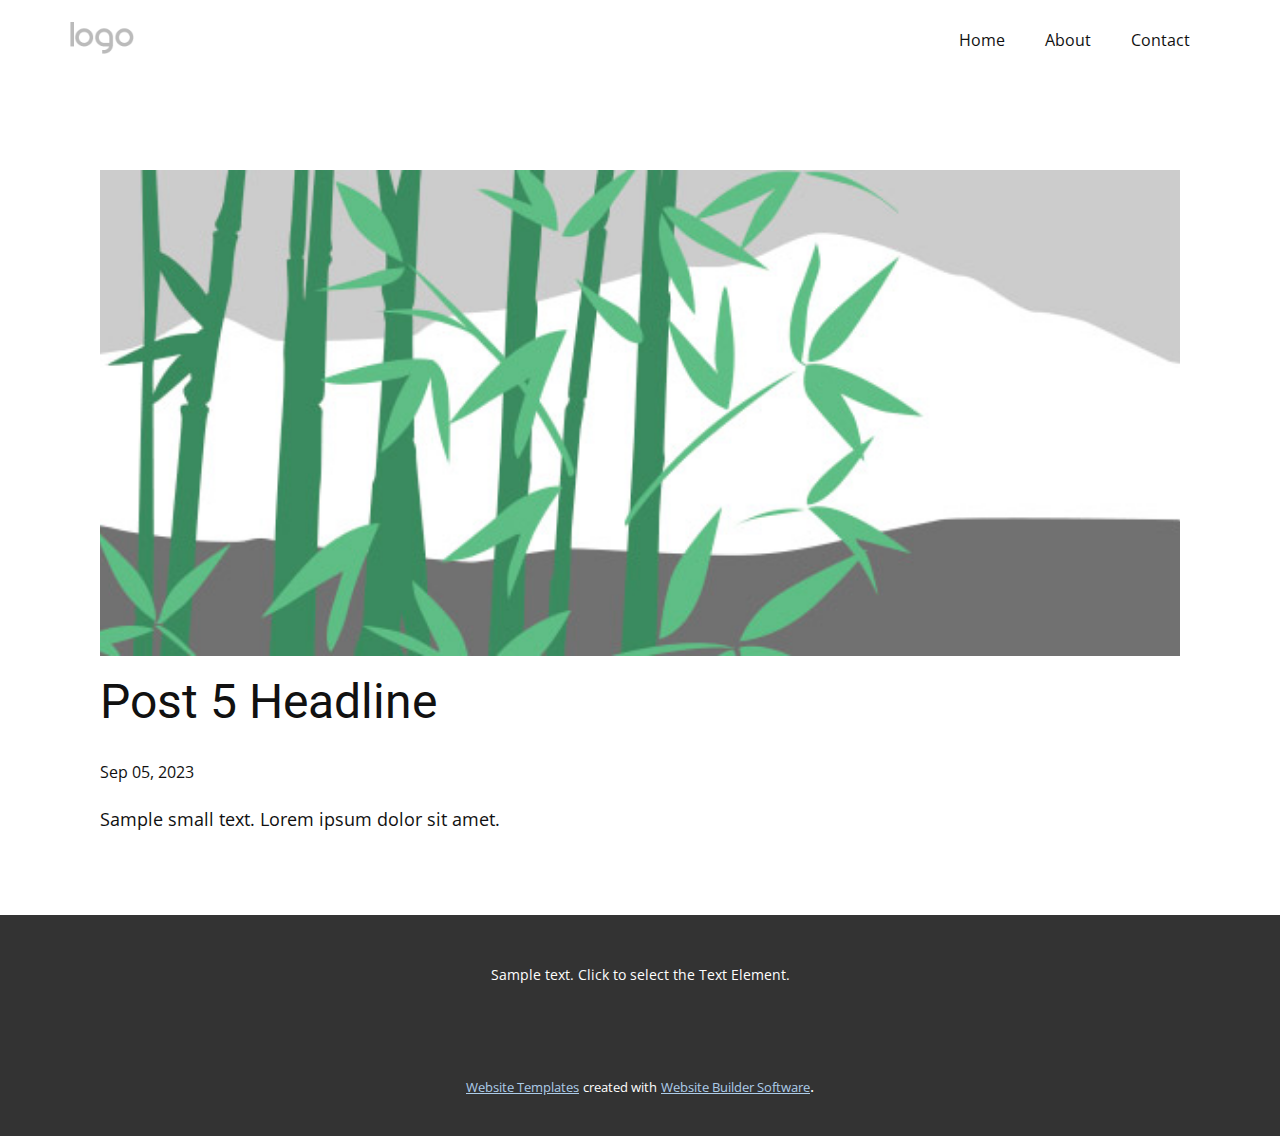
<file: blog/post-4.html>
<!DOCTYPE html>
<html style="font-size: 16px;" lang="en"><head>
    <meta name="viewport" content="width=device-width, initial-scale=1.0">
    <meta charset="utf-8">
    <meta name="keywords" content="Post 1 Headline">
    <meta name="description" content="">
    <title>Post 5 Headline</title>
    <link rel="stylesheet" href="../nicepage.css" media="screen">
<link rel="stylesheet" href="../Post-Template.css" media="screen">
    <script class="u-script" type="text/javascript" src="../jquery.js" defer=""></script>
    <script class="u-script" type="text/javascript" src="../nicepage.js" defer=""></script>
    <meta name="generator" content="Nicepage 5.17.1, nicepage.com">
    <link id="u-theme-google-font" rel="stylesheet" href="https://fonts.googleapis.com/css?family=Roboto:100,100i,300,300i,400,400i,500,500i,700,700i,900,900i|Open+Sans:300,300i,400,400i,500,500i,600,600i,700,700i,800,800i">
    
    
    
    <script type="application/ld+json">{
		"@context": "http://schema.org",
		"@type": "Organization",
		"name": "",
		"logo": "images/default-logo.png"
}</script>
    <meta name="theme-color" content="#478ac9">
  <meta data-intl-tel-input-cdn-path="intlTelInput/"></head>
  <body class="u-body u-xl-mode" data-lang="en"><header class="u-clearfix u-header u-header" id="sec-1793"><div class="u-clearfix u-sheet u-valign-middle u-sheet-1">
        <a href="https://nicepage.com" class="u-image u-logo u-image-1">
          <img src="../images/default-logo.png" class="u-logo-image u-logo-image-1">
        </a>
        <nav class="u-menu u-menu-dropdown u-offcanvas u-menu-1">
          <div class="menu-collapse" style="font-size: 1rem; letter-spacing: 0px;">
            <a class="u-button-style u-custom-left-right-menu-spacing u-custom-padding-bottom u-custom-top-bottom-menu-spacing u-nav-link u-text-active-palette-1-base u-text-hover-palette-2-base" href="#">
              <svg class="u-svg-link" viewBox="0 0 24 24"><use xmlns:xlink="http://www.w3.org/1999/xlink" xlink:href="#menu-hamburger"></use></svg>
              <svg class="u-svg-content" version="1.1" id="menu-hamburger" viewBox="0 0 16 16" x="0px" y="0px" xmlns:xlink="http://www.w3.org/1999/xlink" xmlns="http://www.w3.org/2000/svg"><g><rect y="1" width="16" height="2"></rect><rect y="7" width="16" height="2"></rect><rect y="13" width="16" height="2"></rect>
</g></svg>
            </a>
          </div>
          <div class="u-nav-container">
            <ul class="u-nav u-unstyled u-nav-1"><li class="u-nav-item"><a class="u-button-style u-nav-link u-text-active-palette-1-base u-text-hover-palette-2-base" href="../Home.html" style="padding: 10px 20px;">Home</a>
</li><li class="u-nav-item"><a class="u-button-style u-nav-link u-text-active-palette-1-base u-text-hover-palette-2-base" href="../About.html" style="padding: 10px 20px;">About</a>
</li><li class="u-nav-item"><a class="u-button-style u-nav-link u-text-active-palette-1-base u-text-hover-palette-2-base" href="../Contact.html" style="padding: 10px 20px;">Contact</a>
</li></ul>
          </div>
          <div class="u-nav-container-collapse">
            <div class="u-black u-container-style u-inner-container-layout u-opacity u-opacity-95 u-sidenav">
              <div class="u-inner-container-layout u-sidenav-overflow">
                <div class="u-menu-close"></div>
                <ul class="u-align-center u-nav u-popupmenu-items u-unstyled u-nav-2"><li class="u-nav-item"><a class="u-button-style u-nav-link" href="../Home.html">Home</a>
</li><li class="u-nav-item"><a class="u-button-style u-nav-link" href="../About.html">About</a>
</li><li class="u-nav-item"><a class="u-button-style u-nav-link" href="../Contact.html">Contact</a>
</li></ul>
              </div>
            </div>
            <div class="u-black u-menu-overlay u-opacity u-opacity-70"></div>
          </div>
        </nav>
      </div></header>
    <section class="u-align-center u-clearfix u-section-1" id="sec-bc5c">
      <div class="u-clearfix u-sheet u-valign-middle-md u-valign-middle-sm u-valign-middle-xs u-sheet-1"><!--post_details--><!--post_details_options_json--><!--{"source":""}--><!--/post_details_options_json--><!--blog_post-->
        <div class="u-container-style u-expanded-width u-post-details u-post-details-1">
          <div class="u-container-layout u-valign-middle u-container-layout-1"><!--blog_post_image-->
            <img alt="" class="u-blog-control u-expanded-width u-image u-image-default u-image-1" src="../images/68f64b9d.jpeg"><!--/blog_post_image--><!--blog_post_header-->
            <h2 class="u-blog-control u-text u-text-1">Post 5 Headline</h2><!--/blog_post_header--><!--blog_post_metadata-->
            <div class="u-blog-control u-metadata u-metadata-1"><!--blog_post_metadata_date-->
              <span class="u-meta-date u-meta-icon">Sep 05, 2023</span><!--/blog_post_metadata_date--><!--blog_post_metadata_category-->
              <!--/blog_post_metadata_category--><!--blog_post_metadata_comments-->
              <!--/blog_post_metadata_comments-->
            </div><!--/blog_post_metadata--><!--blog_post_content-->
            <div class="u-align-justify u-blog-control u-post-content u-text u-text-2 fr-view">
  Sample small text. Lorem ipsum dolor sit amet.
  </div><!--/blog_post_content-->
          </div>
        </div><!--/blog_post--><!--/post_details-->
      </div>
    </section>
    
    
    
    <footer class="u-align-center u-clearfix u-footer u-grey-80 u-footer" id="sec-edca"><div class="u-clearfix u-sheet u-sheet-1">
        <p class="u-small-text u-text u-text-variant u-text-1">Sample text. Click to select the Text Element.</p>
      </div></footer>
    <section class="u-backlink u-clearfix u-grey-80">
      <a class="u-link" href="https://nicepage.com/website-templates" target="_blank">
        <span>Website Templates</span>
      </a>
      <p class="u-text">
        <span>created with</span>
      </p>
      <a class="u-link" href="" target="_blank">
        <span>Website Builder Software</span>
      </a>. 
    </section>
  
</body></html>
</file>
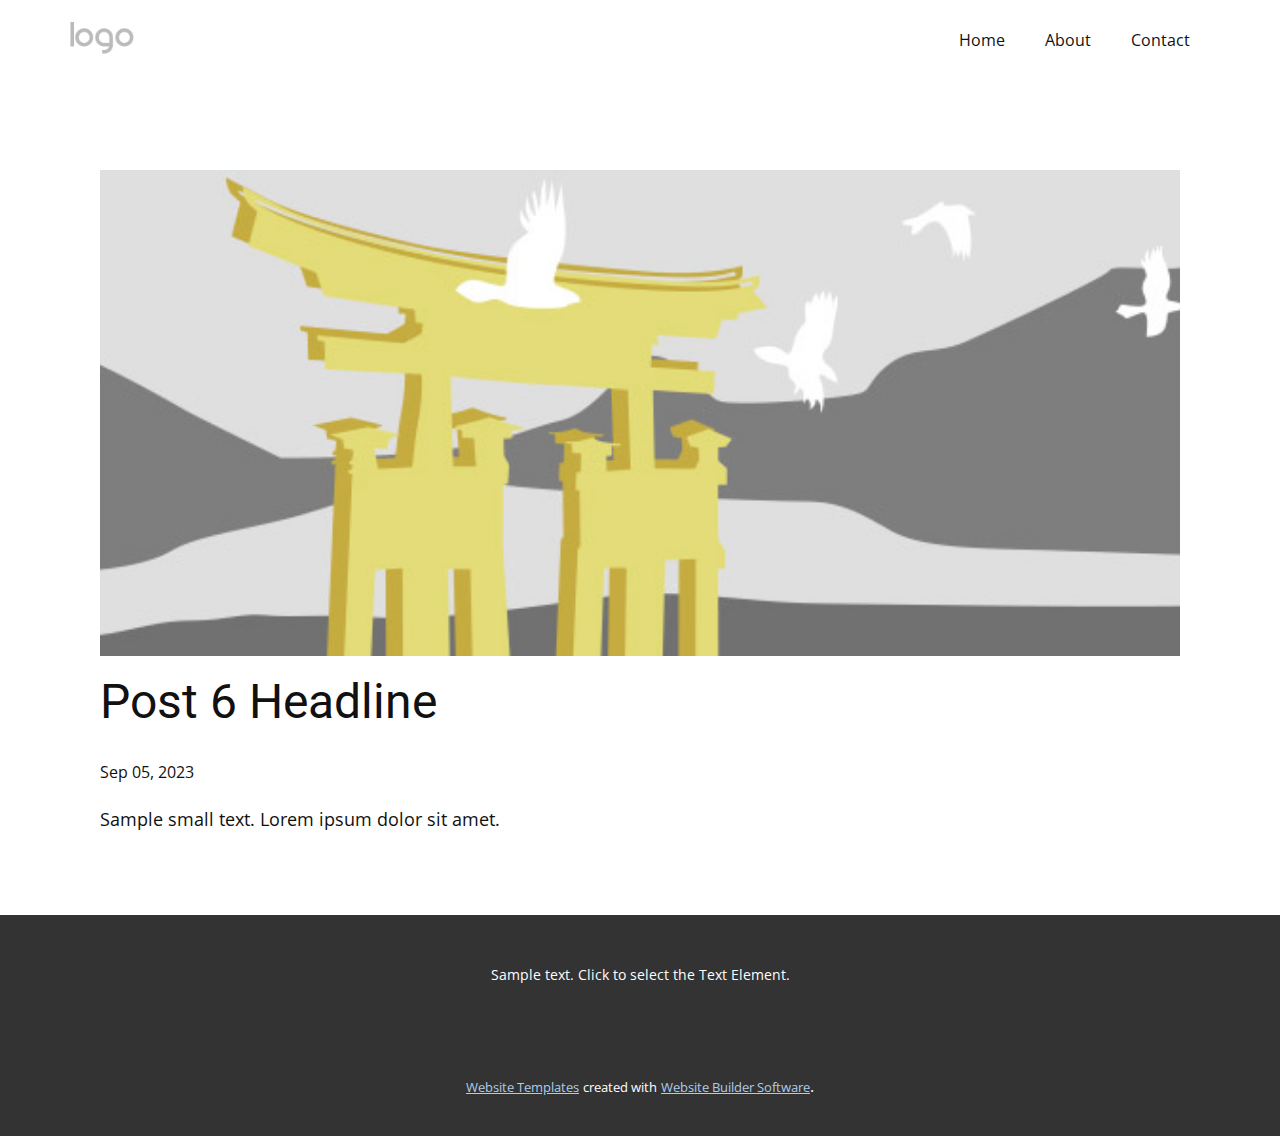
<file: blog/post-5.html>
<!DOCTYPE html>
<html style="font-size: 16px;" lang="en"><head>
    <meta name="viewport" content="width=device-width, initial-scale=1.0">
    <meta charset="utf-8">
    <meta name="keywords" content="Post 1 Headline">
    <meta name="description" content="">
    <title>Post 6 Headline</title>
    <link rel="stylesheet" href="../nicepage.css" media="screen">
<link rel="stylesheet" href="../Post-Template.css" media="screen">
    <script class="u-script" type="text/javascript" src="../jquery.js" defer=""></script>
    <script class="u-script" type="text/javascript" src="../nicepage.js" defer=""></script>
    <meta name="generator" content="Nicepage 5.17.1, nicepage.com">
    <link id="u-theme-google-font" rel="stylesheet" href="https://fonts.googleapis.com/css?family=Roboto:100,100i,300,300i,400,400i,500,500i,700,700i,900,900i|Open+Sans:300,300i,400,400i,500,500i,600,600i,700,700i,800,800i">
    
    
    
    <script type="application/ld+json">{
		"@context": "http://schema.org",
		"@type": "Organization",
		"name": "",
		"logo": "images/default-logo.png"
}</script>
    <meta name="theme-color" content="#478ac9">
  <meta data-intl-tel-input-cdn-path="intlTelInput/"></head>
  <body class="u-body u-xl-mode" data-lang="en"><header class="u-clearfix u-header u-header" id="sec-1793"><div class="u-clearfix u-sheet u-valign-middle u-sheet-1">
        <a href="https://nicepage.com" class="u-image u-logo u-image-1">
          <img src="../images/default-logo.png" class="u-logo-image u-logo-image-1">
        </a>
        <nav class="u-menu u-menu-dropdown u-offcanvas u-menu-1">
          <div class="menu-collapse" style="font-size: 1rem; letter-spacing: 0px;">
            <a class="u-button-style u-custom-left-right-menu-spacing u-custom-padding-bottom u-custom-top-bottom-menu-spacing u-nav-link u-text-active-palette-1-base u-text-hover-palette-2-base" href="#">
              <svg class="u-svg-link" viewBox="0 0 24 24"><use xmlns:xlink="http://www.w3.org/1999/xlink" xlink:href="#menu-hamburger"></use></svg>
              <svg class="u-svg-content" version="1.1" id="menu-hamburger" viewBox="0 0 16 16" x="0px" y="0px" xmlns:xlink="http://www.w3.org/1999/xlink" xmlns="http://www.w3.org/2000/svg"><g><rect y="1" width="16" height="2"></rect><rect y="7" width="16" height="2"></rect><rect y="13" width="16" height="2"></rect>
</g></svg>
            </a>
          </div>
          <div class="u-nav-container">
            <ul class="u-nav u-unstyled u-nav-1"><li class="u-nav-item"><a class="u-button-style u-nav-link u-text-active-palette-1-base u-text-hover-palette-2-base" href="../Home.html" style="padding: 10px 20px;">Home</a>
</li><li class="u-nav-item"><a class="u-button-style u-nav-link u-text-active-palette-1-base u-text-hover-palette-2-base" href="../About.html" style="padding: 10px 20px;">About</a>
</li><li class="u-nav-item"><a class="u-button-style u-nav-link u-text-active-palette-1-base u-text-hover-palette-2-base" href="../Contact.html" style="padding: 10px 20px;">Contact</a>
</li></ul>
          </div>
          <div class="u-nav-container-collapse">
            <div class="u-black u-container-style u-inner-container-layout u-opacity u-opacity-95 u-sidenav">
              <div class="u-inner-container-layout u-sidenav-overflow">
                <div class="u-menu-close"></div>
                <ul class="u-align-center u-nav u-popupmenu-items u-unstyled u-nav-2"><li class="u-nav-item"><a class="u-button-style u-nav-link" href="../Home.html">Home</a>
</li><li class="u-nav-item"><a class="u-button-style u-nav-link" href="../About.html">About</a>
</li><li class="u-nav-item"><a class="u-button-style u-nav-link" href="../Contact.html">Contact</a>
</li></ul>
              </div>
            </div>
            <div class="u-black u-menu-overlay u-opacity u-opacity-70"></div>
          </div>
        </nav>
      </div></header>
    <section class="u-align-center u-clearfix u-section-1" id="sec-bc5c">
      <div class="u-clearfix u-sheet u-valign-middle-md u-valign-middle-sm u-valign-middle-xs u-sheet-1"><!--post_details--><!--post_details_options_json--><!--{"source":""}--><!--/post_details_options_json--><!--blog_post-->
        <div class="u-container-style u-expanded-width u-post-details u-post-details-1">
          <div class="u-container-layout u-valign-middle u-container-layout-1"><!--blog_post_image-->
            <img alt="" class="u-blog-control u-expanded-width u-image u-image-default u-image-1" src="../images/8ad73f3c.jpeg"><!--/blog_post_image--><!--blog_post_header-->
            <h2 class="u-blog-control u-text u-text-1">Post 6 Headline</h2><!--/blog_post_header--><!--blog_post_metadata-->
            <div class="u-blog-control u-metadata u-metadata-1"><!--blog_post_metadata_date-->
              <span class="u-meta-date u-meta-icon">Sep 05, 2023</span><!--/blog_post_metadata_date--><!--blog_post_metadata_category-->
              <!--/blog_post_metadata_category--><!--blog_post_metadata_comments-->
              <!--/blog_post_metadata_comments-->
            </div><!--/blog_post_metadata--><!--blog_post_content-->
            <div class="u-align-justify u-blog-control u-post-content u-text u-text-2 fr-view">
  Sample small text. Lorem ipsum dolor sit amet.
  </div><!--/blog_post_content-->
          </div>
        </div><!--/blog_post--><!--/post_details-->
      </div>
    </section>
    
    
    
    <footer class="u-align-center u-clearfix u-footer u-grey-80 u-footer" id="sec-edca"><div class="u-clearfix u-sheet u-sheet-1">
        <p class="u-small-text u-text u-text-variant u-text-1">Sample text. Click to select the Text Element.</p>
      </div></footer>
    <section class="u-backlink u-clearfix u-grey-80">
      <a class="u-link" href="https://nicepage.com/website-templates" target="_blank">
        <span>Website Templates</span>
      </a>
      <p class="u-text">
        <span>created with</span>
      </p>
      <a class="u-link" href="" target="_blank">
        <span>Website Builder Software</span>
      </a>. 
    </section>
  
</body></html>
</file>
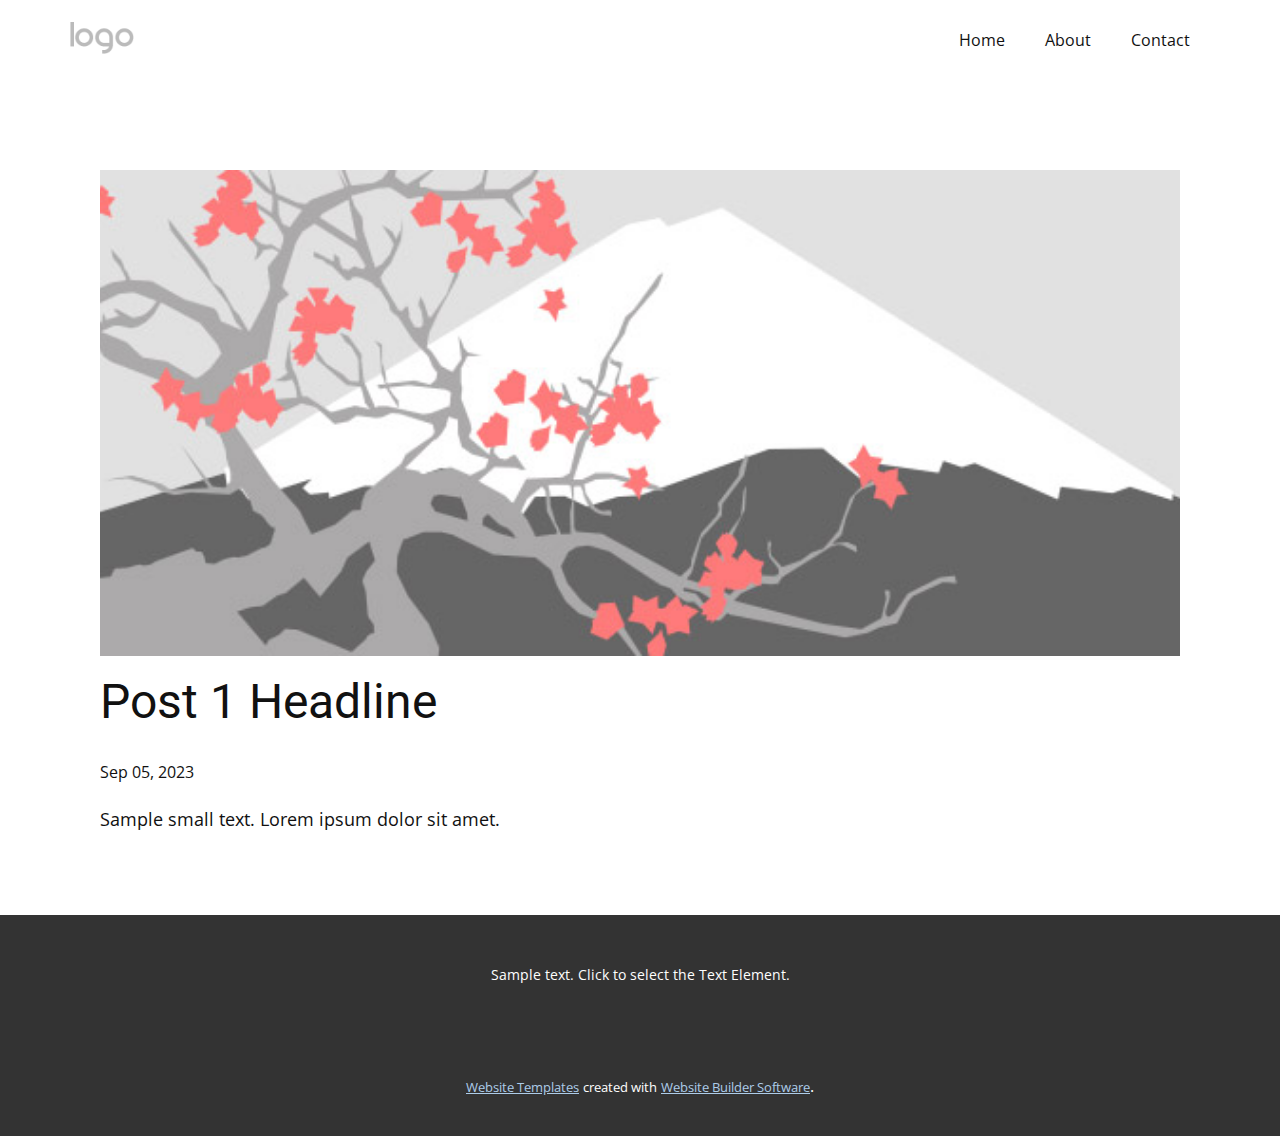
<file: blog/post.html>
<!DOCTYPE html>
<html style="font-size: 16px;" lang="en"><head>
    <meta name="viewport" content="width=device-width, initial-scale=1.0">
    <meta charset="utf-8">
    <meta name="keywords" content="Post 1 Headline">
    <meta name="description" content="">
    <title>Post 1 Headline</title>
    <link rel="stylesheet" href="../nicepage.css" media="screen">
<link rel="stylesheet" href="../Post-Template.css" media="screen">
    <script class="u-script" type="text/javascript" src="../jquery.js" defer=""></script>
    <script class="u-script" type="text/javascript" src="../nicepage.js" defer=""></script>
    <meta name="generator" content="Nicepage 5.17.1, nicepage.com">
    <link id="u-theme-google-font" rel="stylesheet" href="https://fonts.googleapis.com/css?family=Roboto:100,100i,300,300i,400,400i,500,500i,700,700i,900,900i|Open+Sans:300,300i,400,400i,500,500i,600,600i,700,700i,800,800i">
    
    
    
    <script type="application/ld+json">{
		"@context": "http://schema.org",
		"@type": "Organization",
		"name": "",
		"logo": "images/default-logo.png"
}</script>
    <meta name="theme-color" content="#478ac9">
  <meta data-intl-tel-input-cdn-path="intlTelInput/"></head>
  <body class="u-body u-xl-mode" data-lang="en"><header class="u-clearfix u-header u-header" id="sec-1793"><div class="u-clearfix u-sheet u-valign-middle u-sheet-1">
        <a href="https://nicepage.com" class="u-image u-logo u-image-1">
          <img src="../images/default-logo.png" class="u-logo-image u-logo-image-1">
        </a>
        <nav class="u-menu u-menu-dropdown u-offcanvas u-menu-1">
          <div class="menu-collapse" style="font-size: 1rem; letter-spacing: 0px;">
            <a class="u-button-style u-custom-left-right-menu-spacing u-custom-padding-bottom u-custom-top-bottom-menu-spacing u-nav-link u-text-active-palette-1-base u-text-hover-palette-2-base" href="#">
              <svg class="u-svg-link" viewBox="0 0 24 24"><use xmlns:xlink="http://www.w3.org/1999/xlink" xlink:href="#menu-hamburger"></use></svg>
              <svg class="u-svg-content" version="1.1" id="menu-hamburger" viewBox="0 0 16 16" x="0px" y="0px" xmlns:xlink="http://www.w3.org/1999/xlink" xmlns="http://www.w3.org/2000/svg"><g><rect y="1" width="16" height="2"></rect><rect y="7" width="16" height="2"></rect><rect y="13" width="16" height="2"></rect>
</g></svg>
            </a>
          </div>
          <div class="u-nav-container">
            <ul class="u-nav u-unstyled u-nav-1"><li class="u-nav-item"><a class="u-button-style u-nav-link u-text-active-palette-1-base u-text-hover-palette-2-base" href="../Home.html" style="padding: 10px 20px;">Home</a>
</li><li class="u-nav-item"><a class="u-button-style u-nav-link u-text-active-palette-1-base u-text-hover-palette-2-base" href="../About.html" style="padding: 10px 20px;">About</a>
</li><li class="u-nav-item"><a class="u-button-style u-nav-link u-text-active-palette-1-base u-text-hover-palette-2-base" href="../Contact.html" style="padding: 10px 20px;">Contact</a>
</li></ul>
          </div>
          <div class="u-nav-container-collapse">
            <div class="u-black u-container-style u-inner-container-layout u-opacity u-opacity-95 u-sidenav">
              <div class="u-inner-container-layout u-sidenav-overflow">
                <div class="u-menu-close"></div>
                <ul class="u-align-center u-nav u-popupmenu-items u-unstyled u-nav-2"><li class="u-nav-item"><a class="u-button-style u-nav-link" href="../Home.html">Home</a>
</li><li class="u-nav-item"><a class="u-button-style u-nav-link" href="../About.html">About</a>
</li><li class="u-nav-item"><a class="u-button-style u-nav-link" href="../Contact.html">Contact</a>
</li></ul>
              </div>
            </div>
            <div class="u-black u-menu-overlay u-opacity u-opacity-70"></div>
          </div>
        </nav>
      </div></header>
    <section class="u-align-center u-clearfix u-section-1" id="sec-bc5c">
      <div class="u-clearfix u-sheet u-valign-middle-md u-valign-middle-sm u-valign-middle-xs u-sheet-1"><!--post_details--><!--post_details_options_json--><!--{"source":""}--><!--/post_details_options_json--><!--blog_post-->
        <div class="u-container-style u-expanded-width u-post-details u-post-details-1">
          <div class="u-container-layout u-valign-middle u-container-layout-1"><!--blog_post_image-->
            <img alt="" class="u-blog-control u-expanded-width u-image u-image-default u-image-1" src="../images/0fd3416c.jpeg"><!--/blog_post_image--><!--blog_post_header-->
            <h2 class="u-blog-control u-text u-text-1">Post 1 Headline</h2><!--/blog_post_header--><!--blog_post_metadata-->
            <div class="u-blog-control u-metadata u-metadata-1"><!--blog_post_metadata_date-->
              <span class="u-meta-date u-meta-icon">Sep 05, 2023</span><!--/blog_post_metadata_date--><!--blog_post_metadata_category-->
              <!--/blog_post_metadata_category--><!--blog_post_metadata_comments-->
              <!--/blog_post_metadata_comments-->
            </div><!--/blog_post_metadata--><!--blog_post_content-->
            <div class="u-align-justify u-blog-control u-post-content u-text u-text-2 fr-view">
  Sample small text. Lorem ipsum dolor sit amet.
  </div><!--/blog_post_content-->
          </div>
        </div><!--/blog_post--><!--/post_details-->
      </div>
    </section>
    
    
    
    <footer class="u-align-center u-clearfix u-footer u-grey-80 u-footer" id="sec-edca"><div class="u-clearfix u-sheet u-sheet-1">
        <p class="u-small-text u-text u-text-variant u-text-1">Sample text. Click to select the Text Element.</p>
      </div></footer>
    <section class="u-backlink u-clearfix u-grey-80">
      <a class="u-link" href="https://nicepage.com/website-templates" target="_blank">
        <span>Website Templates</span>
      </a>
      <p class="u-text">
        <span>created with</span>
      </p>
      <a class="u-link" href="" target="_blank">
        <span>Website Builder Software</span>
      </a>. 
    </section>
  
</body></html>
</file>
